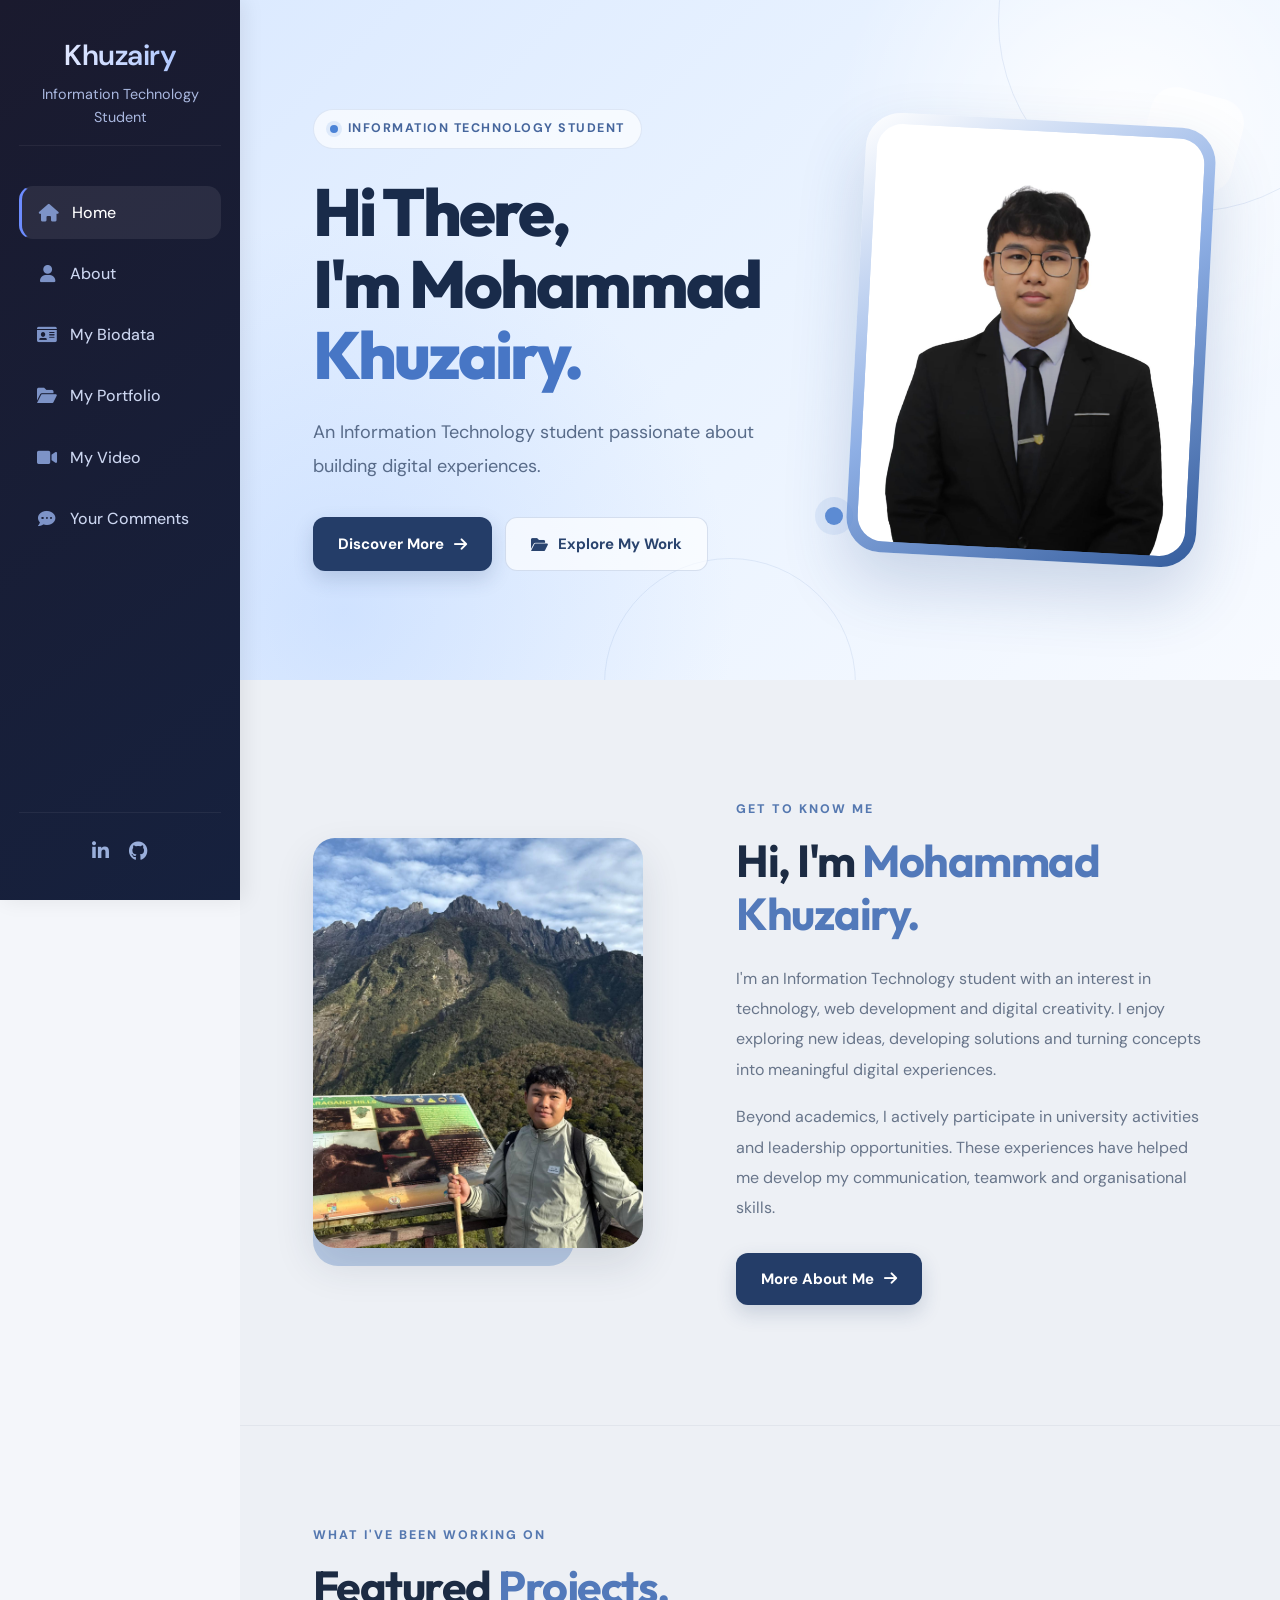
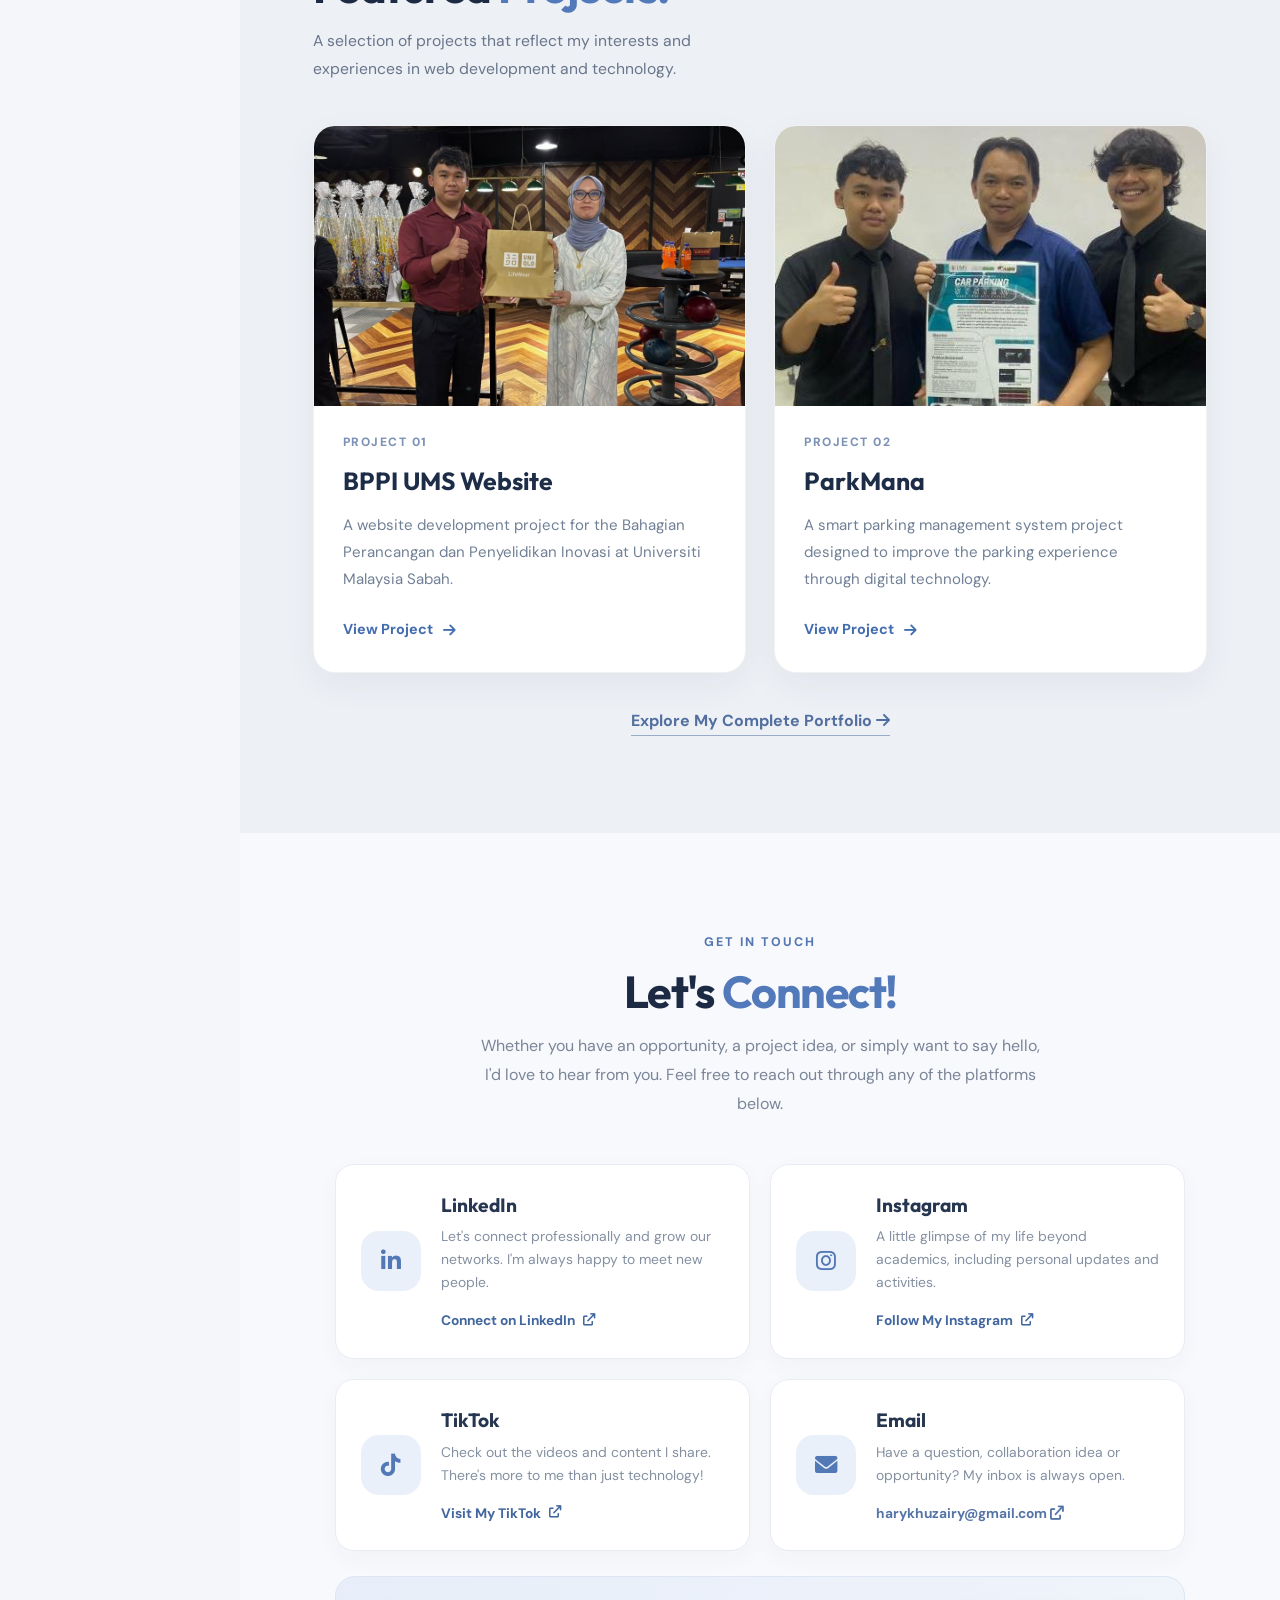
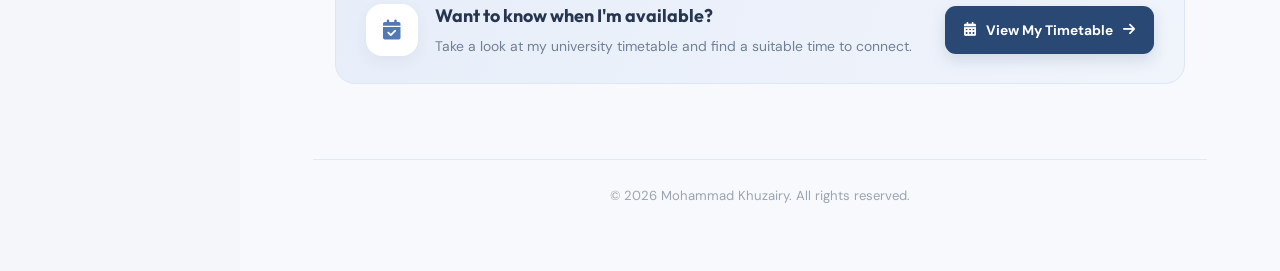
<file: index.html>
<!DOCTYPE html>
<html lang="en">
<head>
    <meta charset="UTF-8">
    <meta name="viewport" content="width=device-width, initial-scale=1.0">
    <title>Khuzairy | Personal Portfolio</title>

    <!-- Google Fonts -->
    <link rel="preconnect" href="https://fonts.googleapis.com">
    <link rel="preconnect" href="https://fonts.gstatic.com" crossorigin>
    <link href="https://fonts.googleapis.com/css2?family=DM+Sans:wght@400;500;600;700;800&family=Outfit:wght@400;500;600;700;800&display=swap" rel="stylesheet">

    <!-- Font Awesome -->
    <link rel="stylesheet" href="https://cdnjs.cloudflare.com/ajax/libs/font-awesome/6.0.0-beta3/css/all.min.css">

    <style>
        * {
            margin: 0;
            padding: 0;
            box-sizing: border-box;
        }

        html {
            scroll-behavior: smooth;
        }

        body {
            font-family: 'DM Sans', sans-serif;
            background: #f4f6fa;
            color: #1e293b;
            line-height: 1.6;
            overflow-x: hidden;
        }

        /* =========================================
           ORIGINAL NAVY BLUE SIDEBAR
        ========================================= */

        .sidebar {
            width: 240px;
            height: 100vh;
            background: linear-gradient(145deg, #1a1a2e, #16213e);
            color: #f0f0f5;
            padding: 2rem 1.2rem;
            position: fixed;
            top: 0;
            left: 0;
            display: flex;
            flex-direction: column;
            align-items: center;
            text-align: center;
            box-shadow: 4px 0 20px rgba(0, 0, 0, 0.08);
            z-index: 10;
            overflow-y: auto;
            transition: all 0.2s;
        }

        .sidebar h2 {
            font-size: 1.8rem;
            font-weight: 600;
            letter-spacing: -0.5px;
            margin-bottom: 0.3rem;
            background: linear-gradient(to right, #e0e7ff, #b1c9ff);
            -webkit-background-clip: text;
            background-clip: text;
            color: transparent;
        }

        .sidebar .title-tag {
            color: #aab8e0;
            font-size: 0.9rem;
            font-weight: 400;
            margin-bottom: 2rem;
            border-bottom: 1px solid rgba(255, 255, 255, 0.06);
            padding-bottom: 1rem;
            width: 100%;
        }

        .sidebar-nav {
            width: 100%;
            display: flex;
            flex-direction: column;
            gap: 0.5rem;
            margin-top: 0.5rem;
        }

        .sidebar-nav a {
            display: flex;
            align-items: center;
            gap: 12px;
            color: #ccd6f0;
            text-decoration: none;
            padding: 0.8rem 1rem;
            border-radius: 14px;
            font-weight: 450;
            transition: all 0.2s ease;
            background: transparent;
            border: 1px solid transparent;
        }

        .sidebar-nav a i {
            width: 22px;
            font-size: 1.1rem;
            color: #7d93c7;
            transition: 0.2s;
        }

        .sidebar-nav a:hover {
            background: rgba(255, 255, 255, 0.07);
            color: white;
            border-color: rgba(255, 255, 255, 0.05);
            transform: translateX(4px);
        }

        .sidebar-nav a:hover i {
            color: #b7cdff;
        }

        .sidebar-nav a.active {
            background: rgba(255, 255, 255, 0.08);
            color: white;
            border-left: 3px solid #6d8cff;
        }

        .sidebar .social-links {
            margin-top: auto;
            padding-top: 1.5rem;
            display: flex;
            gap: 1.2rem;
            font-size: 1.2rem;
            color: #859bc9;
            border-top: 1px solid rgba(255, 255, 255, 0.06);
            width: 100%;
            justify-content: center;
        }

        .sidebar .social-links a {
            color: #9aafdb;
            transition: 0.2s;
        }

        .sidebar .social-links a:hover {
            color: white;
            transform: scale(1.1);
        }

        /* =========================================
           MAIN CONTENT
        ========================================= */

        .main-content {
            margin-left: 240px;
            width: calc(100% - 240px);
            min-height: 100vh;
        }

        section {
            width: 100%;
            position: relative;
        }

        .section-container {
            width: 100%;
            max-width: 1150px;
            margin: 0 auto;
        }

        /* =========================================
           HERO SECTION - MODERN & CREATIVE
        ========================================= */

        .hero-section {
            min-height: 680px;
            padding: 90px 7%;
            display: flex;
            align-items: center;
            overflow: hidden;
            background:
                radial-gradient(circle at 85% 20%, rgba(255,255,255,0.9), transparent 28%),
                radial-gradient(circle at 10% 90%, rgba(151,190,255,0.3), transparent 35%),
                linear-gradient(135deg, #dceaff 0%, #eaf3ff 48%, #f7faff 100%);
        }

        .hero-section::before {
            content: "";
            position: absolute;
            width: 380px;
            height: 380px;
            border: 1px solid rgba(87, 124, 190, 0.13);
            border-radius: 50%;
            top: -170px;
            right: -100px;
        }

        .hero-section::after {
            content: "";
            position: absolute;
            width: 250px;
            height: 250px;
            border: 1px solid rgba(87, 124, 190, 0.12);
            border-radius: 50%;
            bottom: -130px;
            left: 35%;
        }

        .hero-container {
            width: 100%;
            max-width: 1150px;
            margin: auto;
            display: grid;
            grid-template-columns: 1.15fr 0.85fr;
            align-items: center;
            gap: 65px;
            position: relative;
            z-index: 1;
        }

        .hero-text {
            animation: fadeInUp 0.9s ease forwards;
        }

        .hero-label {
            display: inline-flex;
            align-items: center;
            gap: 10px;
            padding: 9px 16px;
            border-radius: 50px;
            background: rgba(255,255,255,0.65);
            border: 1px solid rgba(93, 128, 190, 0.16);
            color: #46669d;
            font-size: 0.78rem;
            font-weight: 700;
            letter-spacing: 1.5px;
            text-transform: uppercase;
            margin-bottom: 27px;
        }

        .hero-label span {
            width: 8px;
            height: 8px;
            border-radius: 50%;
            background: #4b83d6;
            box-shadow: 0 0 0 4px rgba(75,131,214,0.13);
        }

        .hero-text h1 {
            font-family: 'Outfit', sans-serif;
            font-size: clamp(3rem, 5.2vw, 4.7rem);
            font-weight: 800;
            letter-spacing: -2.8px;
            line-height: 1.08;
            color: #192b4a;
            margin-bottom: 25px;
        }

        .hero-text h1 .highlight {
            display: inline-block;
            color: #4776c5;
            position: relative;
        }

        .hero-description {
            font-size: 1.13rem;
            line-height: 1.85;
            color: #586b89;
            max-width: 540px;
            margin-bottom: 34px;
        }

        .hero-buttons {
            display: flex;
            flex-wrap: wrap;
            gap: 13px;
        }

        .btn {
            display: inline-flex;
            align-items: center;
            justify-content: center;
            gap: 10px;
            padding: 14px 25px;
            border-radius: 12px;
            font-size: 0.94rem;
            font-weight: 700;
            text-decoration: none;
            transition: all 0.3s ease;
        }

        .btn-primary {
            background: #243d68;
            color: white;
            box-shadow: 0 8px 20px rgba(36,61,104,0.18);
        }

        .btn-primary:hover {
            background: #34558b;
            transform: translateY(-4px);
            box-shadow: 0 13px 25px rgba(36,61,104,0.22);
        }

        .btn-secondary {
            color: #29436e;
            background: rgba(255,255,255,0.65);
            border: 1px solid rgba(76,111,168,0.2);
        }

        .btn-secondary:hover {
            background: white;
            transform: translateY(-4px);
            border-color: #7598d2;
        }

        /* Hero Image */

        .hero-image {
            display: flex;
            justify-content: center;
            align-items: center;
            position: relative;
            animation: fadeIn 1.1s ease forwards;
        }

        .hero-image-frame {
            width: 350px;
            height: 440px;
            padding: 11px;
            border-radius: 35px;
            background: linear-gradient(145deg, #ffffff, #8eafe5, #355d9d);
            box-shadow: 0 30px 65px rgba(40,76,135,0.2);
            transform: rotate(3deg);
            transition: 0.4s ease;
            position: relative;
        }

        .hero-image-frame:hover {
            transform: rotate(0deg) translateY(-8px);
        }

        .hero-image-frame img {
            width: 100%;
            height: 100%;
            object-fit: cover;
            object-position: center;
            border-radius: 26px;
            display: block;
            background: #dce8fa;
        }

        .hero-image-decoration {
            position: absolute;
            width: 95px;
            height: 95px;
            border-radius: 25px;
            background: rgba(255,255,255,0.65);
            backdrop-filter: blur(8px);
            top: -28px;
            right: -32px;
            transform: rotate(15deg);
            z-index: -1;
        }

        .hero-image-dot {
            position: absolute;
            width: 18px;
            height: 18px;
            background: #5c8bd3;
            border-radius: 50%;
            bottom: 35px;
            left: -30px;
            box-shadow: 0 0 0 10px rgba(92,139,211,0.12);
        }

        /* =========================================
           ABOUT ME PREVIEW
        ========================================= */

        .about-section {
            padding: 105px 7%;
            background: #edf0f5;
        }

        .about-container {
            max-width: 1080px;
            margin: auto;
            display: grid;
            grid-template-columns: 0.85fr 1.15fr;
            align-items: center;
            gap: 75px;
        }

        .about-image-wrapper {
            position: relative;
            padding: 0 18px 18px 0;
        }

        .about-image-wrapper::before {
            content: "";
            position: absolute;
            width: 75%;
            height: 85%;
            bottom: 0;
            left: 0;
            border-radius: 25px;
            background: #b9cbe5;
        }

        .about-image {
            position: relative;
            width: 100%;
            height: 410px;
            border-radius: 22px;
            overflow: hidden;
            background: #d9e1ed;
            box-shadow: 0 18px 40px rgba(35,51,78,0.12);
        }

        .about-image img {
            width: 100%;
            height: 100%;
            display: block;
            object-fit: cover;
            object-position: center;
        }

        .about-text {
            padding: 15px 0;
        }

        .section-label {
            color: #5578b0;
            font-size: 0.78rem;
            font-weight: 800;
            letter-spacing: 2px;
            text-transform: uppercase;
            margin-bottom: 15px;
        }

        .section-heading {
            font-family: 'Outfit', sans-serif;
            font-size: clamp(2.1rem, 3.5vw, 3.2rem);
            line-height: 1.18;
            letter-spacing: -1.5px;
            color: #1c2b43;
            margin-bottom: 23px;
        }

        .section-heading span {
            color: #5279ba;
        }

        .about-text p {
            color: #68758a;
            font-size: 1rem;
            line-height: 1.9;
            margin-bottom: 17px;
        }

        .about-text .btn {
            margin-top: 12px;
        }

        /* =========================================
           FEATURED PROJECTS
        ========================================= */

        .projects-section {
            padding: 100px 7%;
            background: #edf0f5;
            border-top: 1px solid rgba(40,60,90,0.06);
        }

        .projects-header {
            max-width: 1080px;
            margin: 0 auto 42px;
            display: flex;
            align-items: end;
            justify-content: space-between;
            gap: 25px;
        }

        .projects-header .section-heading {
            margin-bottom: 0;
        }

        .projects-subtitle {
            max-width: 440px;
            color: #68758a;
            font-size: 0.98rem;
            line-height: 1.8;
            margin-top: 13px;
        }

        .projects-grid {
            max-width: 1080px;
            margin: auto;
            display: grid;
            grid-template-columns: repeat(2, 1fr);
            gap: 28px;
        }

        .project-card {
            background: #ffffff;
            border-radius: 22px;
            overflow: hidden;
            border: 1px solid rgba(40,60,90,0.07);
            box-shadow: 0 12px 35px rgba(32,49,75,0.055);
            transition: all 0.35s ease;
        }

        .project-card:hover {
            transform: translateY(-8px);
            box-shadow: 0 22px 45px rgba(32,49,75,0.12);
        }

        .project-image {
            height: 280px;
            overflow: hidden;
            position: relative;
            background: #dce4f0;
        }

        .project-image img {
            width: 100%;
            height: 100%;
            display: block;
            object-fit: cover;
            object-position: center;
            transition: transform 0.6s ease;
        }

        .project-card:hover .project-image img {
            transform: scale(1.05);
        }

        .project-content {
            padding: 27px 29px 30px;
        }

        .project-number {
            color: #7b91b5;
            font-size: 0.75rem;
            font-weight: 800;
            letter-spacing: 1.5px;
            margin-bottom: 9px;
        }

        .project-content h3 {
            font-family: 'Outfit', sans-serif;
            font-size: 1.55rem;
            color: #1d2d47;
            margin-bottom: 11px;
        }

        .project-content p {
            color: #718096;
            font-size: 0.94rem;
            line-height: 1.8;
            margin-bottom: 23px;
        }

        .project-link {
            display: inline-flex;
            align-items: center;
            gap: 10px;
            color: #426cae;
            font-size: 0.9rem;
            font-weight: 700;
            text-decoration: none;
            transition: gap 0.25s ease;
        }

        .project-link:hover {
            gap: 16px;
            color: #244b87;
        }

        .projects-footer {
            max-width: 1080px;
            margin: 35px auto 0;
            text-align: center;
        }

        .projects-footer a {
            color: #526f9f;
            font-weight: 700;
            text-decoration: none;
            border-bottom: 1px solid #9aabc7;
            padding-bottom: 4px;
            transition: 0.2s;
        }

        .projects-footer a:hover {
            color: #243d68;
            border-color: #243d68;
        }

        /* =========================================
           CONTACT SECTION - FRIENDLIER REDESIGN
        ========================================= */

        .contact-section {
            padding: 100px 7% 65px;
            background: #f8f9fc;
        }

        .contact-container {
            max-width: 1080px;
            margin: auto;
        }

        .contact-heading {
            text-align: center;
            margin-bottom: 45px;
        }

        .contact-heading .section-heading {
            margin-bottom: 13px;
        }

        .contact-heading p {
            color: #7a8598;
            font-size: 1rem;
            max-width: 570px;
            margin: 0 auto;
            line-height: 1.8;
        }

        .contact-heading .section-label {
            margin-bottom: 13px;
        }

        /* Two-column contact grid */

        .contact-grid {
            display: grid;
            grid-template-columns: repeat(2, minmax(0, 1fr));
            gap: 20px;
            max-width: 850px;
            margin: 0 auto;
        }

        .contact-card {
            position: relative;
            display: flex;
            align-items: center;
            gap: 20px;
            min-width: 0;
            background: #ffffff;
            border: 1px solid #e9edf3;
            border-radius: 19px;
            padding: 25px;
            text-align: left;
            box-shadow: 0 8px 25px rgba(32,49,75,0.035);
            transition: all 0.3s ease;
            overflow: hidden;
        }

        .contact-card::before {
            content: "";
            position: absolute;
            left: 0;
            top: 18px;
            bottom: 18px;
            width: 3px;
            border-radius: 0 5px 5px 0;
            background: #8ba9dc;
            opacity: 0;
            transition: opacity 0.3s ease;
        }

        .contact-card:hover {
            transform: translateY(-5px);
            border-color: #d9e3f2;
            box-shadow: 0 16px 35px rgba(32,49,75,0.09);
        }

        .contact-card:hover::before {
            opacity: 1;
        }

        .contact-icon {
            flex: 0 0 60px;
            width: 60px;
            height: 60px;
            display: flex;
            align-items: center;
            justify-content: center;
            border-radius: 18px;
            background: #eaf0fa;
            color: #5278b5;
            font-size: 1.4rem;
            transition: all 0.3s ease;
        }

        .contact-card:hover .contact-icon {
            background: #dfe9f8;
            transform: scale(1.06) rotate(-4deg);
        }

        .contact-card-content {
            flex: 1;
            min-width: 0;
        }

        .contact-card h3 {
            color: #263650;
            font-family: 'Outfit', sans-serif;
            font-size: 1.2rem;
            margin-bottom: 5px;
        }

        .contact-card p {
            color: #8490a1;
            font-size: 0.87rem;
            line-height: 1.65;
            margin-bottom: 13px;
        }

        .contact-action {
            display: inline-flex;
            align-items: center;
            gap: 8px;
            color: #42679f;
            font-size: 0.86rem;
            font-weight: 700;
            text-decoration: none;
            transition: all 0.25s ease;
        }

        .contact-action i {
            font-size: 0.78rem;
            transition: transform 0.25s ease;
        }

        .contact-action:hover {
            color: #243d68;
        }

        .contact-action:hover i {
            transform: translate(3px, -2px);
        }

        .contact-email {
            display: inline-block;
            color: #5575a7;
            font-weight: 700;
            text-decoration: none;
            font-size: 0.86rem;
            overflow-wrap: anywhere;
            transition: color 0.2s ease;
        }

        .contact-email:hover {
            color: #243d68;
            text-decoration: underline;
        }

        /* Instagram hover */

        .instagram-card:hover .contact-icon {
            background: #fceaf2;
            color: #d62976;
        }

        .instagram-action:hover {
            color: #d62976;
        }

        /* TikTok hover */

        .tiktok-card:hover .contact-icon {
            background: #e9f7f8;
            color: #111111;
        }

        .tiktok-action:hover {
            color: #111111;
        }

        /* Email hover */

        .email-card:hover .contact-icon {
            background: #e7effc;
            color: #345f9e;
        }

        /* Availability banner */

        .availability-banner {
            max-width: 850px;
            margin: 25px auto 0;
            padding: 25px 30px;
            background: linear-gradient(110deg, #e7eef9, #f0f4fb);
            border: 1px solid #dce6f4;
            border-radius: 20px;
            display: flex;
            align-items: center;
            justify-content: space-between;
            gap: 25px;
            transition: all 0.3s ease;
        }

        .availability-banner:hover {
            border-color: #bfd0e9;
            box-shadow: 0 12px 28px rgba(48,76,119,0.07);
            transform: translateY(-3px);
        }

        .availability-content {
            display: flex;
            align-items: center;
            gap: 17px;
            min-width: 0;
        }

        .availability-icon {
            flex: 0 0 52px;
            width: 52px;
            height: 52px;
            display: flex;
            align-items: center;
            justify-content: center;
            border-radius: 16px;
            background: #ffffff;
            color: #5278b5;
            font-size: 1.25rem;
            box-shadow: 0 5px 15px rgba(32,49,75,0.06);
        }

        .availability-text h3 {
            font-family: 'Outfit', sans-serif;
            color: #263650;
            font-size: 1.12rem;
            margin-bottom: 4px;
        }

        .availability-text p {
            color: #718096;
            font-size: 0.87rem;
            line-height: 1.65;
        }

        .availability-button {
            flex-shrink: 0;
            display: inline-flex;
            align-items: center;
            justify-content: center;
            gap: 10px;
            padding: 13px 19px;
            background: #294873;
            color: #ffffff;
            border-radius: 11px;
            font-size: 0.86rem;
            font-weight: 700;
            text-decoration: none;
            box-shadow: 0 6px 15px rgba(41,72,115,0.15);
            transition: all 0.3s ease;
        }

        .availability-button:hover {
            background: #3b5e91;
            transform: translateY(-3px);
            box-shadow: 0 10px 22px rgba(41,72,115,0.2);
        }

        .availability-button i {
            transition: transform 0.25s ease;
        }

        .availability-button:hover i {
            transform: translateX(4px);
        }

        /* Footer */

        .footer {
            max-width: 1080px;
            margin: 75px auto 0;
            padding-top: 25px;
            border-top: 1px solid #e5e9f0;
            display: flex;
            justify-content: center;
            align-items: center;
            gap: 15px;
            color: #9aa4b3;
            font-size: 0.82rem;
            text-align: center;
        }

        /* =========================================
           ANIMATIONS
        ========================================= */

        @keyframes fadeInUp {
            from {
                opacity: 0;
                transform: translateY(30px);
            }
            to {
                opacity: 1;
                transform: translateY(0);
            }
        }

        @keyframes fadeIn {
            from {
                opacity: 0;
                transform: translateY(20px);
            }
            to {
                opacity: 1;
                transform: translateY(0);
            }
        }

        /* Scroll reveal */

        .reveal {
            opacity: 0;
            transform: translateY(35px);
            transition: opacity 0.8s ease, transform 0.8s ease;
        }

        .reveal.visible {
            opacity: 1;
            transform: translateY(0);
        }

        /* =========================================
           MOBILE MENU
        ========================================= */

        .menu-toggle {
            display: none;
            position: fixed;
            top: 18px;
            right: 18px;
            z-index: 20;
            background: #1a1a2e;
            color: white;
            border: none;
            width: 44px;
            height: 44px;
            border-radius: 12px;
            font-size: 1.2rem;
            cursor: pointer;
        }

        /* =========================================
           RESPONSIVE DESIGN
        ========================================= */

        @media (max-width: 1100px) {
            .hero-container {
                gap: 35px;
            }

            .hero-image-frame {
                width: 300px;
                height: 390px;
            }

            .hero-text h1 {
                font-size: 3.5rem;
            }

            .about-container {
                gap: 45px;
            }
        }

        @media (max-width: 900px) {
            .hero-section {
                padding: 90px 5%;
            }

            .hero-container {
                grid-template-columns: 1fr 0.8fr;
                gap: 25px;
            }

            .hero-text h1 {
                font-size: 3rem;
            }

            .hero-image-frame {
                width: 260px;
                height: 350px;
            }

            .about-section,
            .projects-section,
            .contact-section {
                padding-left: 5%;
                padding-right: 5%;
            }

            .about-image {
                height: 350px;
            }

            .project-image {
                height: 230px;
            }
        }

        @media (max-width: 768px) {
            .menu-toggle {
                display: block;
            }

            .sidebar {
                transform: translateX(-100%);
                transition: transform 0.3s ease;
            }

            .sidebar.open {
                transform: translateX(0);
            }

            .main-content {
                margin-left: 0;
                width: 100%;
            }

            .hero-section {
                min-height: auto;
                padding: 105px 25px 75px;
            }

            .hero-container {
                grid-template-columns: 1fr;
                text-align: center;
                gap: 45px;
            }

            .hero-text {
                order: 2;
            }

            .hero-image {
                order: 1;
            }

            .hero-image-frame {
                width: 270px;
                height: 340px;
            }

            .hero-text h1 {
                font-size: clamp(2.8rem, 9vw, 4rem);
                letter-spacing: -2px;
            }

            .hero-description {
                margin-left: auto;
                margin-right: auto;
                font-size: 1rem;
            }

            .hero-buttons {
                justify-content: center;
            }

            .about-section,
            .projects-section,
            .contact-section {
                padding: 75px 25px;
            }

            .about-container {
                grid-template-columns: 1fr;
                gap: 40px;
            }

            .about-image-wrapper {
                max-width: 430px;
                width: 100%;
                margin: auto;
            }

            .about-image {
                height: 390px;
            }

            .about-text {
                text-align: center;
            }

            .projects-header {
                display: block;
                text-align: center;
            }

            .projects-subtitle {
                margin-left: auto;
                margin-right: auto;
            }

            .projects-grid {
                grid-template-columns: 1fr;
                max-width: 540px;
            }

            .project-image {
                height: 280px;
            }

            .contact-grid {
                grid-template-columns: 1fr;
                max-width: 540px;
            }

            .availability-banner {
                max-width: 540px;
            }

            .footer {
                flex-direction: column;
                text-align: center;
            }
        }

        @media (max-width: 480px) {
            .hero-text h1 {
                font-size: 2.6rem;
            }

            .hero-image-frame {
                width: 235px;
                height: 300px;
            }

            .hero-label {
                font-size: 0.68rem;
            }

            .hero-buttons {
                flex-direction: column;
                align-items: stretch;
            }

            .btn {
                width: 100%;
            }

            .about-image {
                height: 320px;
            }

            .section-heading {
                font-size: 2.2rem;
            }

            .project-image {
                height: 220px;
            }

            .project-content {
                padding: 23px;
            }

            .contact-section {
                padding-left: 18px;
                padding-right: 18px;
            }

            .contact-heading {
                margin-bottom: 32px;
            }

            .contact-card {
                padding: 21px 18px;
                gap: 15px;
            }

            .contact-icon {
                flex-basis: 52px;
                width: 52px;
                height: 52px;
                font-size: 1.2rem;
                border-radius: 15px;
            }

            .contact-card h3 {
                font-size: 1.1rem;
            }

            .contact-card p {
                font-size: 0.83rem;
            }

            .availability-banner {
                flex-direction: column;
                align-items: stretch;
                padding: 22px 19px;
                gap: 18px;
            }

            .availability-content {
                align-items: flex-start;
                gap: 13px;
            }

            .availability-icon {
                flex-basis: 45px;
                width: 45px;
                height: 45px;
                font-size: 1.1rem;
            }

            .availability-text h3 {
                font-size: 1.05rem;
            }

            .availability-button {
                width: 100%;
            }
        }
    </style>
</head>

<body>

    <!-- Mobile Menu Button -->
    <button class="menu-toggle" id="menuToggle" aria-label="Toggle navigation">
        <i class="fas fa-bars"></i>
    </button>

    <!-- ORIGINAL BLUE SIDEBAR -->
    <aside class="sidebar" id="sidebar">

        <h2>Khuzairy</h2>
        <div class="title-tag">Information Technology Student</div>

        <nav class="sidebar-nav">

            <a href="index.html" class="active">
                <i class="fas fa-home"></i>
                <span>Home</span>
            </a>

            <a href="about.html">
                <i class="fas fa-user"></i>
                <span>About</span>
            </a>

            <a href="biodata.html">
                <i class="fas fa-id-card"></i>
                <span>My Biodata</span>
            </a>

            <a href="portfolio.html">
                <i class="fas fa-folder-open"></i>
                <span>My Portfolio</span>
            </a>

            <a href="video.html">
                <i class="fas fa-video"></i>
                <span>My Video</span>
            </a>

            <a href="comments.html">
                <i class="fas fa-comment-dots"></i>
                <span>Your Comments</span>
            </a>

        </nav>

        <div class="social-links">

            <a href="https://www.linkedin.com/in/mohdkhuzairy"
               target="_blank"
               rel="noopener noreferrer"
               aria-label="LinkedIn">
                <i class="fab fa-linkedin-in"></i>
            </a>

            <a href="https://github.com/MohdKhuzairyy"
               target="_blank"
               rel="noopener noreferrer"
               aria-label="GitHub">
                <i class="fab fa-github"></i>
            </a>

        </div>

    </aside>


    <!-- MAIN CONTENT -->
    <main class="main-content">

        <!-- HERO SECTION -->

        <section class="hero-section" id="home">

            <div class="hero-container">

                <div class="hero-text">

                    <div class="hero-label">
                        <span></span>
                        INFORMATION TECHNOLOGY STUDENT
                    </div>

                    <h1>
                        Hi There,<br>
                        I'm Mohammad<br>
                        <span class="highlight">Khuzairy.</span>
                    </h1>

                    <p class="hero-description">
                        An Information Technology student passionate about
                        building digital experiences.
                    </p>

                    <div class="hero-buttons">

                        <a href="about.html" class="btn btn-primary">
                            Discover More
                            <i class="fas fa-arrow-right"></i>
                        </a>

                        <a href="#projects" class="btn btn-secondary">
                            <i class="fas fa-folder-open"></i>
                            Explore My Work
                        </a>

                    </div>

                </div>

                <!-- Hero Profile Picture -->
                <div class="hero-image">

                    <div class="hero-image-decoration"></div>

                    <div class="hero-image-frame">

                        <img src="assets/images/profile.jpg"
                             alt="Mohammad Khuzairy">

                    </div>

                    <div class="hero-image-dot"></div>

                </div>

            </div>

        </section>


        <!-- ABOUT ME PREVIEW -->

        <section class="about-section" id="about">

            <div class="about-container reveal">

                <div class="about-image-wrapper">

                    <div class="about-image">

                        <img src="assets/images/about-me.jpeg"
                             alt="Mohammad Khuzairy">

                    </div>

                </div>

                <div class="about-text">

                    <div class="section-label">
                        GET TO KNOW ME
                    </div>

                    <h2 class="section-heading">
                        Hi, I'm <span>Mohammad Khuzairy.</span>
                    </h2>

                    <p>
                        I'm an Information Technology student with an interest
                        in technology, web development and digital creativity.
                        I enjoy exploring new ideas, developing solutions
                        and turning concepts into meaningful digital experiences.
                    </p>

                    <p>
                        Beyond academics, I actively participate in university
                        activities and leadership opportunities. These
                        experiences have helped me develop my communication,
                        teamwork and organisational skills.
                    </p>

                    <a href="about.html" class="btn btn-primary">
                        More About Me
                        <i class="fas fa-arrow-right"></i>
                    </a>

                </div>

            </div>

        </section>


        <!-- FEATURED PROJECTS -->

        <section class="projects-section" id="projects">

            <div class="section-container">

                <div class="projects-header reveal">

                    <div>

                        <div class="section-label">
                            WHAT I'VE BEEN WORKING ON
                        </div>

                        <h2 class="section-heading">
                            Featured <span>Projects.</span>
                        </h2>

                        <p class="projects-subtitle">
                            A selection of projects that reflect my interests
                            and experiences in web development and technology.
                        </p>

                    </div>

                </div>


                <div class="projects-grid">

                    <!-- BPPI UMS Website -->
                    <article class="project-card reveal">

                        <div class="project-image">

                            <img src="assets/images/portfolio/bppi-director.jpeg"
                                 alt="BPPI UMS Website Project">

                        </div>

                        <div class="project-content">

                            <div class="project-number">
                                PROJECT 01
                            </div>

                            <h3>BPPI UMS Website</h3>

                            <p>
                                A website development project for the
                                Bahagian Perancangan dan Penyelidikan Inovasi
                                at Universiti Malaysia Sabah.
                            </p>

                            <a href="BPPI.html" class="project-link">
                                View Project
                                <i class="fas fa-arrow-right"></i>
                            </a>

                        </div>

                    </article>


                    <!-- ParkMana -->
                    <article class="project-card reveal">

                        <div class="project-image">

                            <img src="assets/images/portfolio/parkmana-supervisor.jpg"
                                 alt="ParkMana Project">

                        </div>

                        <div class="project-content">

                            <div class="project-number">
                                PROJECT 02
                            </div>

                            <h3>ParkMana</h3>

                            <p>
                                A smart parking management system project
                                designed to improve the parking experience
                                through digital technology.
                            </p>

                            <a href="projects/parkmana.html" class="project-link">
                                View Project
                                <i class="fas fa-arrow-right"></i>
                            </a>

                        </div>

                    </article>

                </div>


                <div class="projects-footer reveal">

                    <a href="portfolio.html">
                        Explore My Complete Portfolio
                        <i class="fas fa-arrow-right"></i>
                    </a>

                </div>

            </div>

        </section>


        <!-- CONTACT ME - REDESIGNED -->

        <section class="contact-section" id="contact">

            <div class="contact-container">

                <div class="contact-heading reveal">

                    <div class="section-label">
                        GET IN TOUCH
                    </div>

                    <h2 class="section-heading">
                        Let's <span>Connect!</span>
                    </h2>

                    <p>
                        Whether you have an opportunity, a project idea,
                        or simply want to say hello, I'd love to hear from you.
                        Feel free to reach out through any of the platforms below.
                    </p>

                </div>


                <!-- CONTACT CARDS -->

                <div class="contact-grid">

                    <!-- LinkedIn -->
                    <div class="contact-card reveal">

                        <div class="contact-icon">
                            <i class="fab fa-linkedin-in"></i>
                        </div>

                        <div class="contact-card-content">

                            <h3>LinkedIn</h3>

                            <p>
                                Let's connect professionally and grow our
                                networks. I'm always happy to meet new people.
                            </p>

                            <a href="https://www.linkedin.com/in/mohdkhuzairy"
                               target="_blank"
                               rel="noopener noreferrer"
                               class="contact-action">

                                Connect on LinkedIn
                                <i class="fas fa-arrow-up-right-from-square"></i>

                            </a>

                        </div>

                    </div>


                    <!-- Instagram -->
                    <div class="contact-card instagram-card reveal">

                        <div class="contact-icon">
                            <i class="fab fa-instagram"></i>
                        </div>

                        <div class="contact-card-content">

                            <h3>Instagram</h3>

                            <p>
                                A little glimpse of my life beyond academics,
                                including personal updates and activities.
                            </p>

                            <a href="https://www.instagram.com/mhd._khuz?evlk=MW5wZWFyYW4zZjE4bw%3D%3D&utm_source=qr"
                               target="_blank"
                               rel="noopener noreferrer"
                               class="contact-action instagram-action">

                                Follow My Instagram
                                <i class="fas fa-arrow-up-right-from-square"></i>

                            </a>

                        </div>

                    </div>


                    <!-- TikTok -->
                    <div class="contact-card tiktok-card reveal">

                        <div class="contact-icon">
                            <i class="fab fa-tiktok"></i>
                        </div>

                        <div class="contact-card-content">

                            <h3>TikTok</h3>

                            <p>
                                Check out the videos and content I share.
                                There's more to me than just technology!
                            </p>

                            <a href="https://www.tiktok.com/@harrybahnie"
                               target="_blank"
                               rel="noopener noreferrer"
                               class="contact-action tiktok-action">

                                Visit My TikTok
                                <i class="fas fa-arrow-up-right-from-square"></i>

                            </a>

                        </div>

                    </div>


                    <!-- Email -->
                    <div class="contact-card email-card reveal">

                        <div class="contact-icon">
                            <i class="fas fa-envelope"></i>
                        </div>

                        <div class="contact-card-content">

                            <h3>Email</h3>

                            <p>
                                Have a question, collaboration idea or opportunity?
                                My inbox is always open.
                            </p>

                            <a href="mailto:harykhuzairy@gmail.com"
                               class="contact-email">

                                harykhuzairy@gmail.com
                                <i class="fas fa-arrow-up-right-from-square"></i>

                            </a>

                        </div>

                    </div>

                </div>


                <!-- SEPARATE TIMETABLE BANNER -->

                <div class="availability-banner reveal">

                    <div class="availability-content">

                        <div class="availability-icon">
                            <i class="fas fa-calendar-check"></i>
                        </div>

                        <div class="availability-text">

                            <h3>Want to know when I'm available?</h3>

                            <p>
                                Take a look at my university timetable
                                and find a suitable time to connect.
                            </p>

                        </div>

                    </div>

                    <a href="biodata.html#timetable"
                       class="availability-button">

                        <i class="fas fa-calendar-days"></i>
                        View My Timetable
                        <i class="fas fa-arrow-right"></i>

                    </a>

                </div>


                <!-- Footer -->
                <footer class="footer">

                    <p>
                        &copy; <span id="currentYear"></span>
                        Mohammad Khuzairy. All rights reserved.
                    </p>

                </footer>

            </div>

        </section>

    </main>


    <!-- JAVASCRIPT -->

    <script>

        // Mobile Sidebar Toggle

        const menuToggle = document.getElementById("menuToggle");
        const sidebar = document.getElementById("sidebar");

        menuToggle.addEventListener("click", function () {

            sidebar.classList.toggle("open");

            const icon = menuToggle.querySelector("i");

            if (sidebar.classList.contains("open")) {
                icon.classList.remove("fa-bars");
                icon.classList.add("fa-times");
            } else {
                icon.classList.remove("fa-times");
                icon.classList.add("fa-bars");
            }

        });


        // Close Sidebar After Clicking Navigation Link

        document.querySelectorAll(".sidebar-nav a").forEach(link => {

            link.addEventListener("click", function () {

                sidebar.classList.remove("open");

                const icon = menuToggle.querySelector("i");

                icon.classList.remove("fa-times");
                icon.classList.add("fa-bars");

            });

        });


        // Automatic Copyright Year

        document.getElementById("currentYear").textContent =
            new Date().getFullYear();


        // Scroll Reveal Animation

        const revealElements = document.querySelectorAll(".reveal");

        const revealObserver = new IntersectionObserver((entries, observer) => {

            entries.forEach(entry => {

                if (entry.isIntersecting) {

                    entry.target.classList.add("visible");
                    observer.unobserve(entry.target);

                }

            });

        }, {
            threshold: 0.12
        });

        revealElements.forEach(element => {
            revealObserver.observe(element);
        });

    </script>

</body>
</html>
</file>
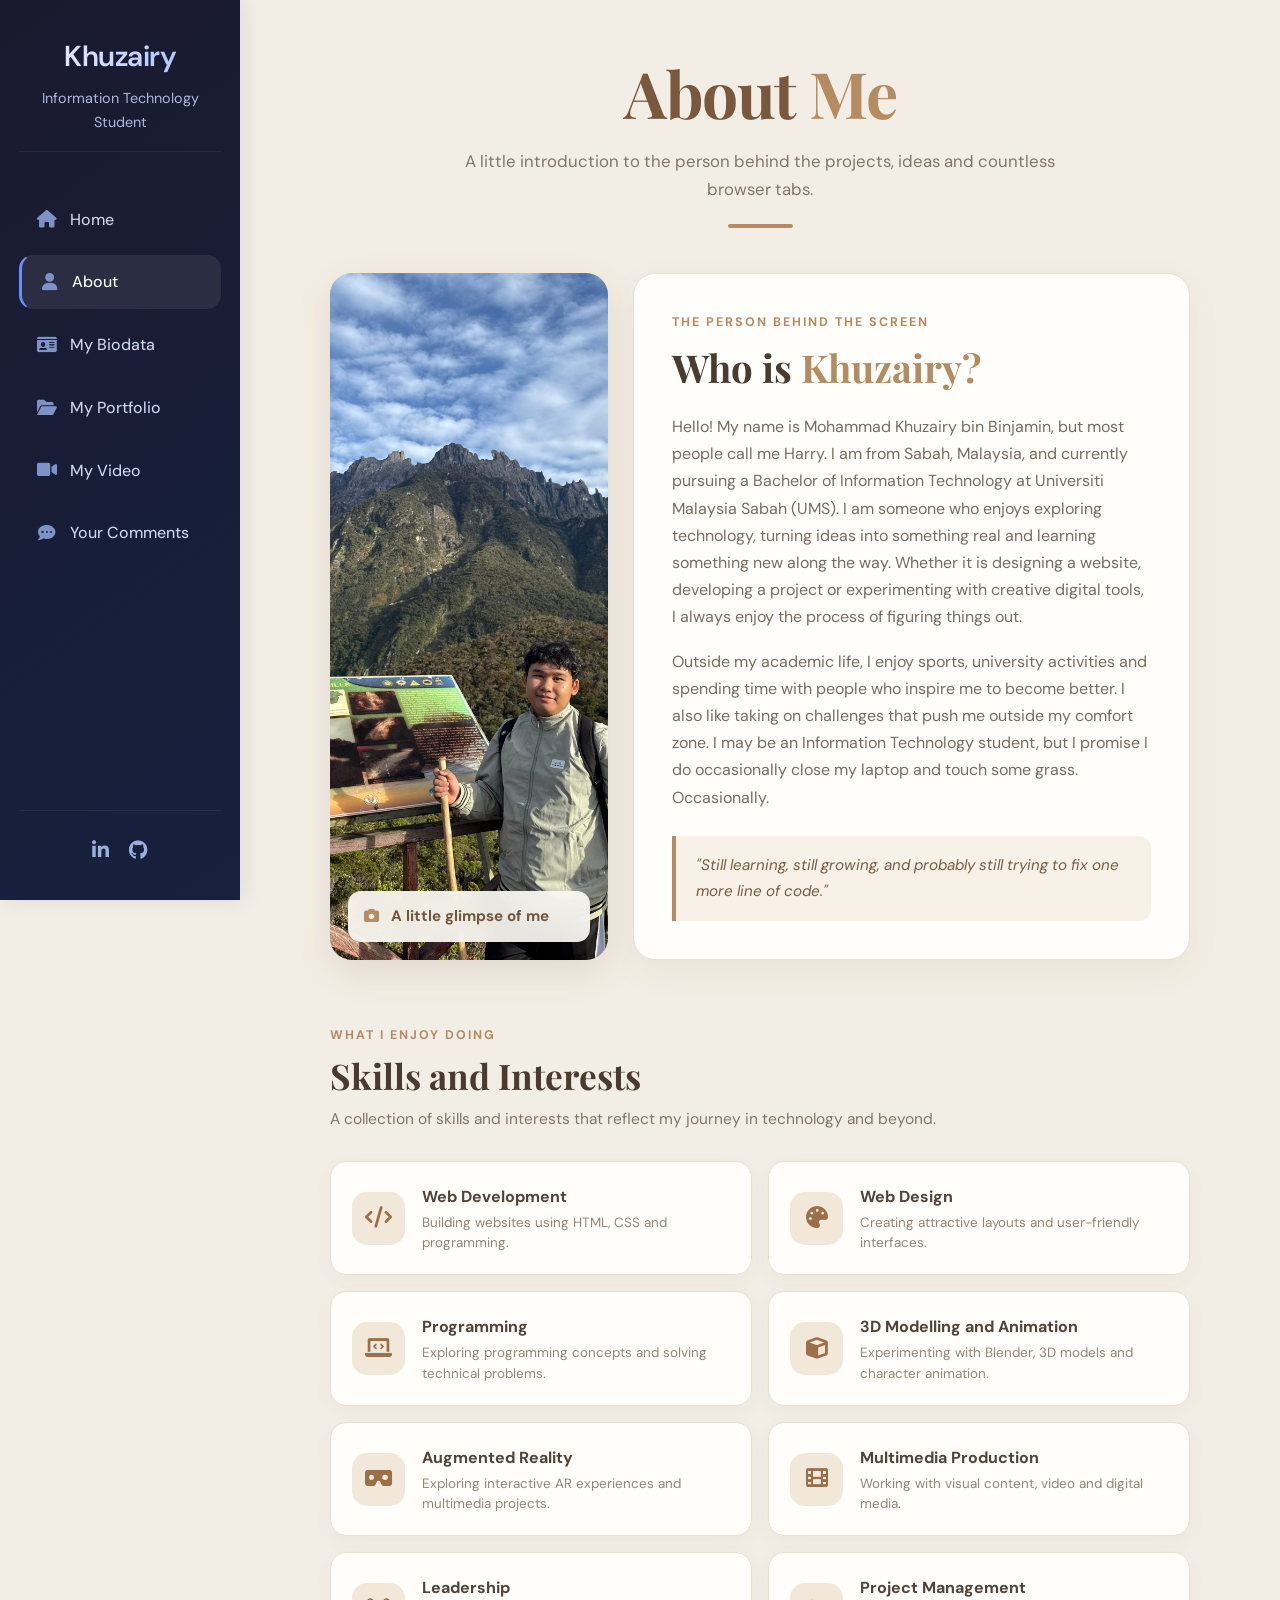
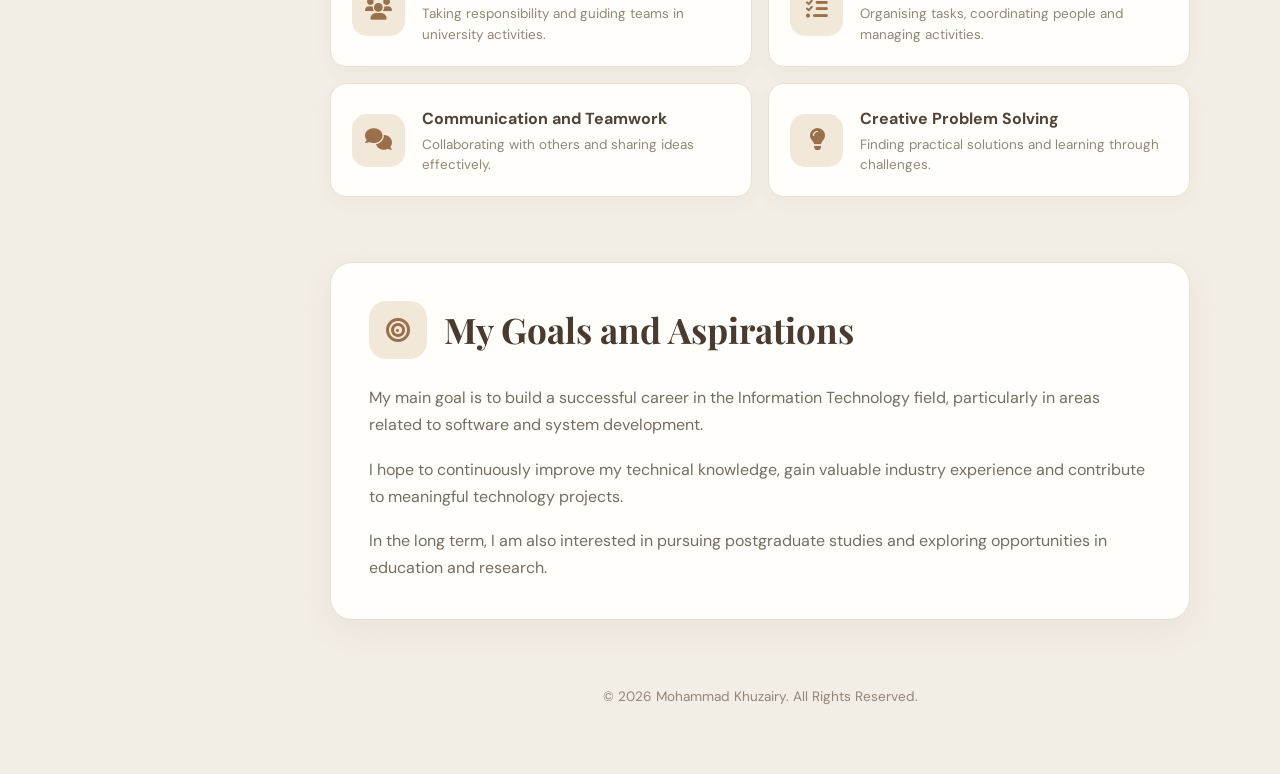
<file: about.html>
<!DOCTYPE html>
<html lang="en">
<head>
    <meta charset="UTF-8">
    <meta name="viewport" content="width=device-width, initial-scale=1.0">
    <title>About Me | Khuzairy</title>

    <link rel="stylesheet" href="https://cdnjs.cloudflare.com/ajax/libs/font-awesome/6.0.0-beta3/css/all.min.css">
    <link href="https://fonts.googleapis.com/css2?family=DM+Sans:wght@400;500;600;700&family=Playfair+Display:wght@600;700;800&display=swap" rel="stylesheet">

    <style>
        * {
            margin: 0;
            padding: 0;
            box-sizing: border-box;
        }

        html {
            scroll-behavior: smooth;
        }

        body {
            font-family: 'DM Sans', sans-serif;
            background: #f3eee5;
            color: #39352f;
            line-height: 1.7;
        }

        /* SIDEBAR */

        .sidebar {
            width: 240px;
            height: 100vh;
            background: linear-gradient(145deg, #1a1a2e, #16213e);
            color: #f0f0f5;
            padding: 2rem 1.2rem;
            position: fixed;
            top: 0;
            left: 0;
            display: flex;
            flex-direction: column;
            align-items: center;
            text-align: center;
            box-shadow: 4px 0 20px rgba(0, 0, 0, 0.08);
            z-index: 10;
            overflow-y: auto;
            transition: all 0.2s;
        }

        .sidebar h2 {
            font-size: 1.8rem;
            font-weight: 600;
            letter-spacing: -0.5px;
            margin-bottom: 0.3rem;
            background: linear-gradient(to right, #e0e7ff, #b1c9ff);
            -webkit-background-clip: text;
            background-clip: text;
            color: transparent;
        }

        .sidebar .title-tag {
            color: #aab8e0;
            font-size: 0.9rem;
            font-weight: 400;
            margin-bottom: 2rem;
            border-bottom: 1px solid rgba(255, 255, 255, 0.06);
            padding-bottom: 1rem;
            width: 100%;
        }

        .sidebar-nav {
            width: 100%;
            display: flex;
            flex-direction: column;
            gap: 0.5rem;
            margin-top: 0.5rem;
        }

        .sidebar-nav a {
            display: flex;
            align-items: center;
            gap: 12px;
            color: #ccd6f0;
            text-decoration: none;
            padding: 0.8rem 1rem;
            border-radius: 14px;
            font-weight: 450;
            transition: all 0.2s ease;
            background: transparent;
            border: 1px solid transparent;
        }

        .sidebar-nav a i {
            width: 22px;
            font-size: 1.1rem;
            color: #7d93c7;
            transition: 0.2s;
        }

        .sidebar-nav a:hover {
            background: rgba(255, 255, 255, 0.07);
            color: white;
            border-color: rgba(255, 255, 255, 0.05);
            transform: translateX(4px);
        }

        .sidebar-nav a:hover i {
            color: #b7cdff;
        }

        .sidebar-nav a.active {
            background: rgba(255, 255, 255, 0.08);
            color: white;
            border-left: 3px solid #6d8cff;
        }

        .sidebar .social-links {
            margin-top: auto;
            padding-top: 1.5rem;
            display: flex;
            gap: 1.2rem;
            font-size: 1.2rem;
            color: #859bc9;
            border-top: 1px solid rgba(255, 255, 255, 0.06);
            width: 100%;
            justify-content: center;
        }

        .sidebar .social-links a {
            color: #9aafdb;
            transition: 0.2s;
        }

        .sidebar .social-links a:hover {
            color: white;
            transform: scale(1.1);
        }

        /* MOBILE MENU */

        .menu-toggle {
            display: none;
            position: fixed;
            top: 18px;
            right: 18px;
            z-index: 20;
            background: #1a1a2e;
            color: white;
            border: none;
            width: 44px;
            height: 44px;
            border-radius: 12px;
            font-size: 1.2rem;
            cursor: pointer;
        }

        /* MAIN CONTENT */

        .main-content {
            margin-left: 240px;
            min-height: 100vh;
            padding: 55px 7%;
        }

        .page-container {
            width: 100%;
            max-width: 1100px;
            margin: auto;
        }

        /* PAGE HEADER */

        .page-header {
            text-align: center;
            margin-bottom: 45px;
            animation: fadeInUp 0.8s ease;
        }

        .page-header h1 {
            font-family: 'Playfair Display', serif;
            font-size: clamp(2.8rem, 5vw, 4rem);
            color: #79583d;
            letter-spacing: -1.5px;
            line-height: 1.2;
            margin-bottom: 15px;
        }

        .page-header h1 span {
            color: #b58b62;
        }

        .page-header p {
            color: #817668;
            font-size: 1.05rem;
            max-width: 650px;
            margin: auto;
        }

        .header-line {
            width: 65px;
            height: 4px;
            background: #b58b62;
            border-radius: 10px;
            margin: 20px auto 0;
        }

        /* WHO IS KHUZAIRY */

        .about-grid {
            display: grid;
            grid-template-columns: 4fr 8fr;
            gap: 25px;
            align-items: stretch;
            margin-bottom: 65px;
        }

        .about-photo {
            position: relative;
            min-height: 420px;
            border-radius: 22px;
            overflow: hidden;
            background: #e5d7c4;
            box-shadow: 0 12px 35px rgba(87, 65, 44, 0.12);
        }

        .about-photo img {
            width: 100%;
            height: 100%;
            position: absolute;
            inset: 0;
            object-fit: cover;
            object-position: center;
            transition: transform 0.6s ease;
        }

        .about-photo:hover img {
            transform: scale(1.05);
        }

        .photo-label {
            position: absolute;
            bottom: 18px;
            left: 18px;
            right: 18px;
            padding: 13px 16px;
            background: rgba(255, 253, 248, 0.91);
            backdrop-filter: blur(10px);
            border-radius: 13px;
            color: #71563e;
            font-weight: 700;
            font-size: 0.95rem;
        }

        .photo-label i {
            color: #b58b62;
            margin-right: 8px;
        }

        .about-card {
            background: #fffefa;
            padding: 38px;
            border-radius: 22px;
            border: 1px solid #eae0d2;
            box-shadow: 0 12px 35px rgba(87, 65, 44, 0.06);
            display: flex;
            flex-direction: column;
            justify-content: center;
        }

        .about-eyebrow {
            color: #b58b62;
            text-transform: uppercase;
            letter-spacing: 2px;
            font-size: 0.78rem;
            font-weight: 700;
            margin-bottom: 10px;
        }

        .about-card h2 {
            font-family: 'Playfair Display', serif;
            font-size: clamp(1.9rem, 3vw, 2.5rem);
            color: #493b2f;
            margin-bottom: 22px;
            line-height: 1.25;
        }

        .about-card h2 span {
            color: #b58b62;
        }

        .about-card p {
            color: #766d62;
            font-size: 1rem;
            margin-bottom: 17px;
        }

        .about-card p:last-of-type {
            margin-bottom: 0;
        }

        .about-quote {
            margin-top: 25px;
            padding: 17px 20px;
            border-left: 4px solid #b58b62;
            background: #f7f1e8;
            border-radius: 0 12px 12px 0;
            color: #795e43;
            font-style: italic;
            font-size: 0.95rem;
        }

        /* SECTION HEADINGS */

        .section-header {
            margin-bottom: 28px;
        }

        .section-header .eyebrow {
            color: #b58b62;
            text-transform: uppercase;
            letter-spacing: 2px;
            font-size: 0.78rem;
            font-weight: 700;
            margin-bottom: 6px;
        }

        .section-header h2 {
            font-family: 'Playfair Display', serif;
            color: #493b2f;
            font-size: 2.2rem;
            line-height: 1.3;
        }

        .section-header p {
            color: #817668;
            margin-top: 8px;
            font-size: 0.97rem;
        }

        /* SKILLS AND INTERESTS */

        .skills-section {
            margin-bottom: 65px;
        }

        .skills-grid {
            display: grid;
            grid-template-columns: repeat(2, 1fr);
            gap: 16px;
        }

        .skill-card {
            display: flex;
            align-items: center;
            gap: 17px;
            background: #fffefa;
            padding: 21px;
            border: 1px solid #eae0d2;
            border-radius: 16px;
            box-shadow: 0 6px 20px rgba(87, 65, 44, 0.04);
            transition: all 0.3s ease;
        }

        .skill-card:hover {
            transform: translateY(-5px);
            box-shadow: 0 12px 25px rgba(87, 65, 44, 0.09);
            border-color: #d6b995;
        }

        .skill-icon {
            width: 53px;
            height: 53px;
            min-width: 53px;
            display: flex;
            align-items: center;
            justify-content: center;
            background: #f2e8da;
            color: #9a704b;
            border-radius: 15px;
            font-size: 1.35rem;
            transition: all 0.3s ease;
        }

        .skill-card:hover .skill-icon {
            background: #9a704b;
            color: white;
            transform: rotate(-5deg);
        }

        .skill-info h3 {
            color: #514337;
            font-size: 1rem;
            margin-bottom: 3px;
        }

        .skill-info p {
            color: #938678;
            font-size: 0.84rem;
            line-height: 1.5;
        }

        /* GOALS */

        .goals-section {
            background: #fffefa;
            padding: 38px;
            border-radius: 22px;
            border: 1px solid #eae0d2;
            box-shadow: 0 12px 35px rgba(87, 65, 44, 0.06);
            margin-bottom: 25px;
        }

        .goals-section .section-header {
            display: flex;
            align-items: center;
            gap: 17px;
            margin-bottom: 25px;
        }

        .goals-icon {
            width: 58px;
            height: 58px;
            min-width: 58px;
            display: flex;
            align-items: center;
            justify-content: center;
            background: #f2e8da;
            color: #9a704b;
            border-radius: 17px;
            font-size: 1.5rem;
        }

        .goals-content p {
            color: #766d62;
            font-size: 1rem;
            margin-bottom: 17px;
        }

        .goals-content p:last-child {
            margin-bottom: 0;
        }

        /* FOOTER */

        .footer {
            text-align: center;
            color: #938678;
            font-size: 0.85rem;
            padding: 40px 0 10px;
        }

        /* ANIMATIONS */

        @keyframes fadeInUp {
            from {
                opacity: 0;
                transform: translateY(25px);
            }
            to {
                opacity: 1;
                transform: translateY(0);
            }
        }

        @keyframes fadeIn {
            from {
                opacity: 0;
                transform: translateY(15px);
            }
            to {
                opacity: 1;
                transform: translateY(0);
            }
        }

        /* RESPONSIVE */

        @media (max-width: 1000px) {
            .main-content {
                padding: 45px 5%;
            }

            .about-grid {
                grid-template-columns: 5fr 7fr;
            }

            .about-card {
                padding: 28px;
            }
        }

        @media (max-width: 768px) {
            .menu-toggle {
                display: block;
            }

            .sidebar {
                transform: translateX(-100%);
                transition: transform 0.3s ease;
            }

            .sidebar.open {
                transform: translateX(0);
            }

            .main-content {
                margin-left: 0;
                padding: 90px 25px 40px;
            }

            .about-grid {
                grid-template-columns: 1fr;
            }

            .about-photo {
                min-height: 400px;
            }

            .skills-grid {
                grid-template-columns: 1fr;
            }

            .goals-section {
                padding: 28px;
            }
        }

        @media (max-width: 420px) {
            .main-content {
                padding: 85px 18px 30px;
            }

            .about-photo {
                min-height: 330px;
            }

            .about-card {
                padding: 25px 21px;
            }

            .goals-section {
                padding: 23px 19px;
            }

            .goals-section .section-header {
                align-items: flex-start;
            }

            .section-header h2 {
                font-size: 1.85rem;
            }

            .skill-card {
                padding: 17px;
            }
        }
    </style>
</head>

<body>

    <!-- MOBILE MENU -->
    <button class="menu-toggle" id="menuToggle" aria-label="Toggle navigation">
        <i class="fas fa-bars"></i>
    </button>

    <!-- SIDEBAR -->
    <aside class="sidebar" id="sidebar">

        <h2>Khuzairy</h2>
        <div class="title-tag">Information Technology Student</div>

        <nav class="sidebar-nav">
            <a href="index.html">
                <i class="fas fa-home"></i>
                <span>Home</span>
            </a>

            <a href="about.html" class="active">
                <i class="fas fa-user"></i>
                <span>About</span>
            </a>

            <a href="biodata.html">
                <i class="fas fa-id-card"></i>
                <span>My Biodata</span>
            </a>

            <a href="portfolio.html">
                <i class="fas fa-folder-open"></i>
                <span>My Portfolio</span>
            </a>

            <a href="video.html">
                <i class="fas fa-video"></i>
                <span>My Video</span>
            </a>

            <a href="comments.html">
                <i class="fas fa-comment-dots"></i>
                <span>Your Comments</span>
            </a>
        </nav>

        <div class="social-links">
            <a href="https://www.linkedin.com/in/mohdkhuzairy"
               target="_blank" rel="noopener noreferrer" aria-label="LinkedIn">
                <i class="fab fa-linkedin-in"></i>
            </a>

            <a href="https://github.com/MohdKhuzairyy"
               target="_blank" rel="noopener noreferrer" aria-label="GitHub">
                <i class="fab fa-github"></i>
            </a>
        </div>

    </aside>

    <!-- MAIN CONTENT -->
    <main class="main-content">

        <div class="page-container">

            <!-- PAGE HEADER -->
            <header class="page-header">
                <h1>About <span>Me</span></h1>
                <p>
                    A little introduction to the person behind the projects,
                    ideas and countless browser tabs.
                </p>
                <div class="header-line"></div>
            </header>

            <!-- WHO IS KHUZAIRY -->
            <section class="about-grid">

                <div class="about-photo">
                    <img src="assets/images/about-me.jpeg"
                         alt="Portrait of Mohammad Khuzairy">

                    <div class="photo-label">
                        <i class="fas fa-camera"></i>
                        A little glimpse of me
                    </div>
                </div>

                <div class="about-card">

                    <div class="about-eyebrow">The person behind the screen</div>

                    <h2>Who is <span>Khuzairy?</span></h2>

                    <p>
                        Hello! My name is Mohammad Khuzairy bin Binjamin,
                        but most people call me Harry. I am from Sabah,
                        Malaysia, and currently pursuing a Bachelor of
                        Information Technology at Universiti Malaysia Sabah
                        (UMS). I am someone who enjoys exploring technology,
                        turning ideas into something real and learning
                        something new along the way. Whether it is designing
                        a website, developing a project or experimenting
                        with creative digital tools, I always enjoy the
                        process of figuring things out.
                    </p>

                    <p>
                        Outside my academic life, I enjoy sports, university
                        activities and spending time with people who inspire
                        me to become better. I also like taking on challenges
                        that push me outside my comfort zone. I may be an
                        Information Technology student, but I promise I do
                        occasionally close my laptop and touch some grass.
                        Occasionally.
                    </p>

                    <div class="about-quote">
                        "Still learning, still growing, and probably still
                        trying to fix one more line of code."
                    </div>

                </div>

            </section>

            <!-- SKILLS AND INTERESTS -->
            <section class="skills-section">

                <div class="section-header">
                    <div class="eyebrow">What I enjoy doing</div>
                    <h2>Skills and Interests</h2>
                    <p>
                        A collection of skills and interests that reflect
                        my journey in technology and beyond.
                    </p>
                </div>

                <div class="skills-grid">

                    <article class="skill-card">
                        <div class="skill-icon">
                            <i class="fas fa-code"></i>
                        </div>
                        <div class="skill-info">
                            <h3>Web Development</h3>
                            <p>Building websites using HTML, CSS and programming.</p>
                        </div>
                    </article>

                    <article class="skill-card">
                        <div class="skill-icon">
                            <i class="fas fa-palette"></i>
                        </div>
                        <div class="skill-info">
                            <h3>Web Design</h3>
                            <p>Creating attractive layouts and user-friendly interfaces.</p>
                        </div>
                    </article>

                    <article class="skill-card">
                        <div class="skill-icon">
                            <i class="fas fa-laptop-code"></i>
                        </div>
                        <div class="skill-info">
                            <h3>Programming</h3>
                            <p>Exploring programming concepts and solving technical problems.</p>
                        </div>
                    </article>

                    <article class="skill-card">
                        <div class="skill-icon">
                            <i class="fas fa-cube"></i>
                        </div>
                        <div class="skill-info">
                            <h3>3D Modelling and Animation</h3>
                            <p>Experimenting with Blender, 3D models and character animation.</p>
                        </div>
                    </article>

                    <article class="skill-card">
                        <div class="skill-icon">
                            <i class="fas fa-vr-cardboard"></i>
                        </div>
                        <div class="skill-info">
                            <h3>Augmented Reality</h3>
                            <p>Exploring interactive AR experiences and multimedia projects.</p>
                        </div>
                    </article>

                    <article class="skill-card">
                        <div class="skill-icon">
                            <i class="fas fa-film"></i>
                        </div>
                        <div class="skill-info">
                            <h3>Multimedia Production</h3>
                            <p>Working with visual content, video and digital media.</p>
                        </div>
                    </article>

                    <article class="skill-card">
                        <div class="skill-icon">
                            <i class="fas fa-users"></i>
                        </div>
                        <div class="skill-info">
                            <h3>Leadership</h3>
                            <p>Taking responsibility and guiding teams in university activities.</p>
                        </div>
                    </article>

                    <article class="skill-card">
                        <div class="skill-icon">
                            <i class="fas fa-tasks"></i>
                        </div>
                        <div class="skill-info">
                            <h3>Project Management</h3>
                            <p>Organising tasks, coordinating people and managing activities.</p>
                        </div>
                    </article>

                    <article class="skill-card">
                        <div class="skill-icon">
                            <i class="fas fa-comments"></i>
                        </div>
                        <div class="skill-info">
                            <h3>Communication and Teamwork</h3>
                            <p>Collaborating with others and sharing ideas effectively.</p>
                        </div>
                    </article>

                    <article class="skill-card">
                        <div class="skill-icon">
                            <i class="fas fa-lightbulb"></i>
                        </div>
                        <div class="skill-info">
                            <h3>Creative Problem Solving</h3>
                            <p>Finding practical solutions and learning through challenges.</p>
                        </div>
                    </article>

                </div>

            </section>

            <!-- FUTURE GOALS -->
            <section class="goals-section">

                <div class="section-header">

                    <div style="display: flex; align-items: center; gap: 17px;">
                        <div class="goals-icon">
                            <i class="fas fa-bullseye"></i>
                        </div>
                        <h2>My Goals and Aspirations</h2>
                    </div>
                </div>

                <div class="goals-content">

                    <p>
                        My main goal is to build a successful career in the
                        Information Technology field, particularly in areas
                        related to software and system development.
                    </p>

                    <p>
                        I hope to continuously improve my technical knowledge,
                        gain valuable industry experience and contribute to
                        meaningful technology projects.
                    </p>

                    <p>
                        In the long term, I am also interested in pursuing
                        postgraduate studies and exploring opportunities
                        in education and research.
                    </p>

                </div>

            </section>

            <!-- FOOTER -->
            <footer class="footer">
                <p>© <span id="year"></span> Mohammad Khuzairy. All Rights Reserved.</p>
            </footer>

        </div>

    </main>

    <script>
        const menuToggle = document.getElementById("menuToggle");
        const sidebar = document.getElementById("sidebar");

        menuToggle.addEventListener("click", function () {
            sidebar.classList.toggle("open");

            const icon = menuToggle.querySelector("i");

            if (sidebar.classList.contains("open")) {
                icon.classList.remove("fa-bars");
                icon.classList.add("fa-times");
            } else {
                icon.classList.remove("fa-times");
                icon.classList.add("fa-bars");
            }
        });

        document.querySelectorAll(".sidebar-nav a").forEach(link => {
            link.addEventListener("click", function () {
                sidebar.classList.remove("open");

                const icon = menuToggle.querySelector("i");
                icon.classList.remove("fa-times");
                icon.classList.add("fa-bars");
            });
        });

        document.getElementById("year").textContent = new Date().getFullYear();
    </script>

</body>
</html>
</file>
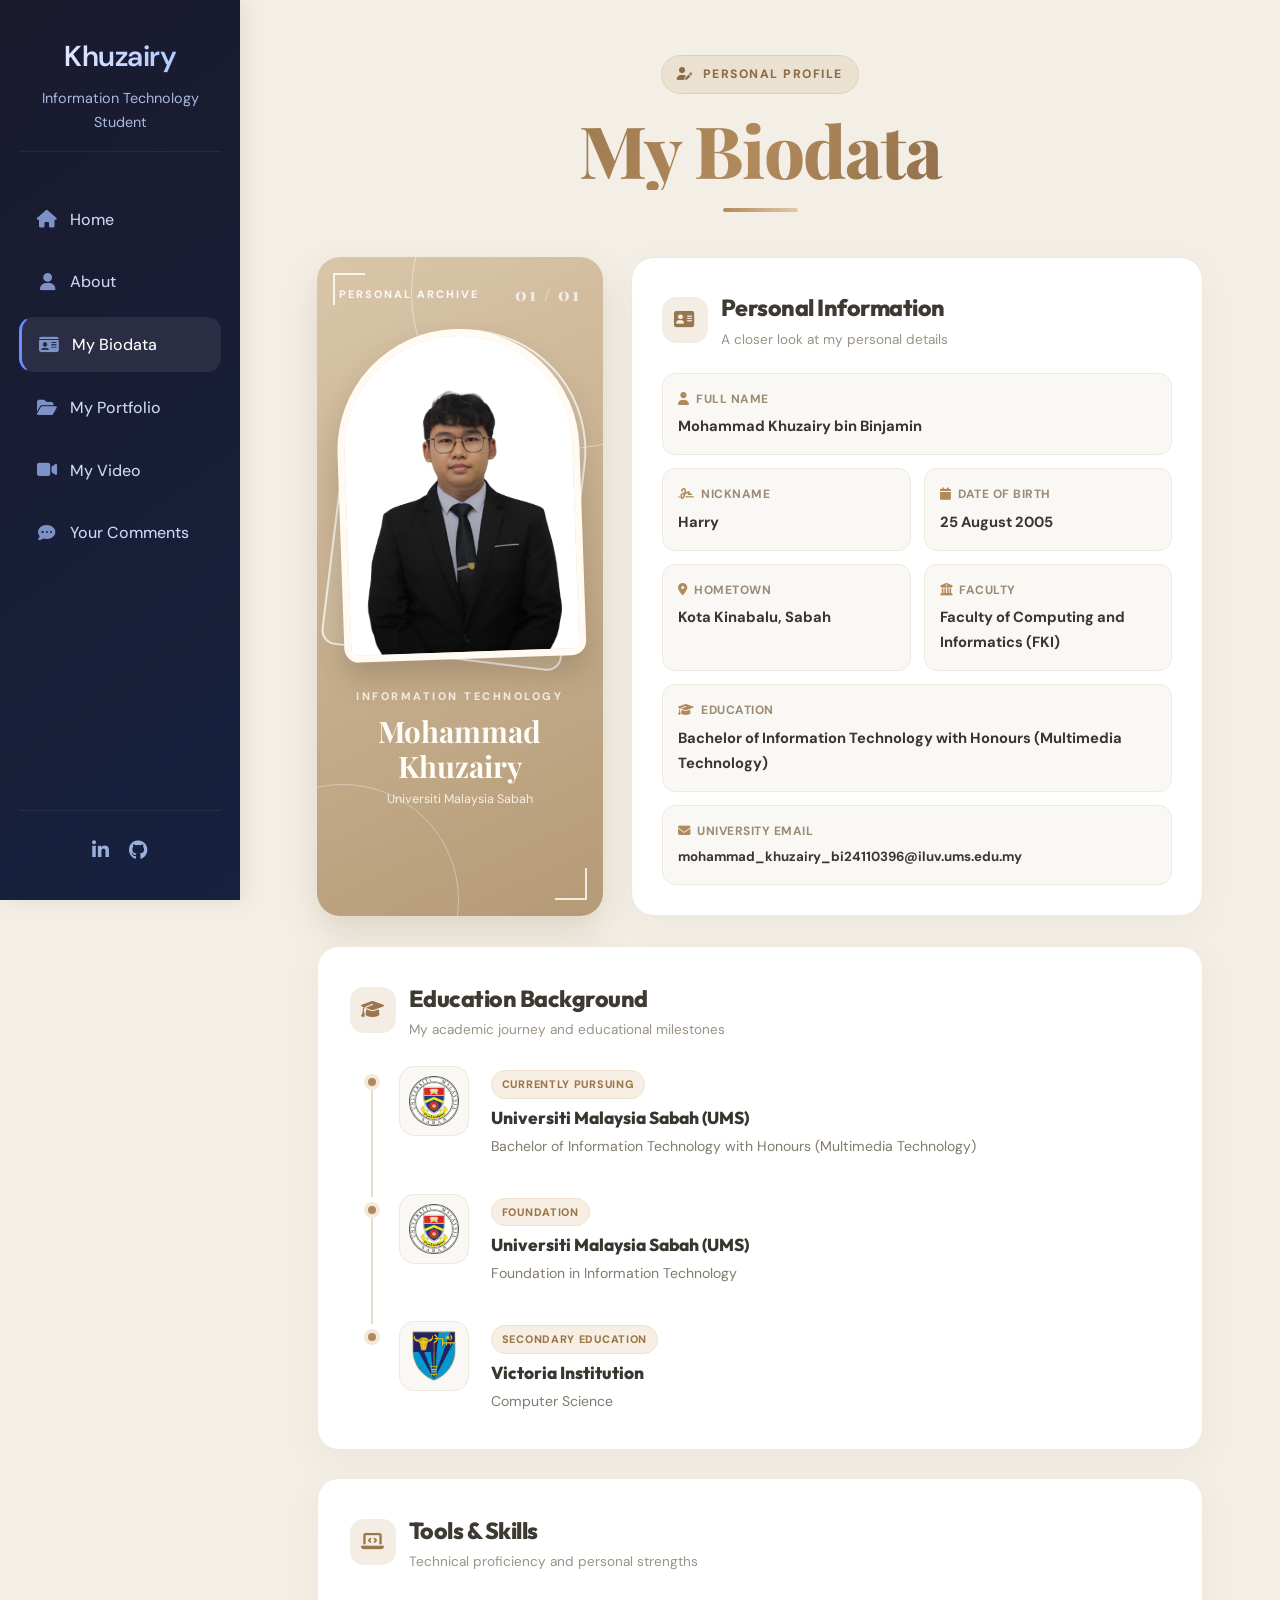
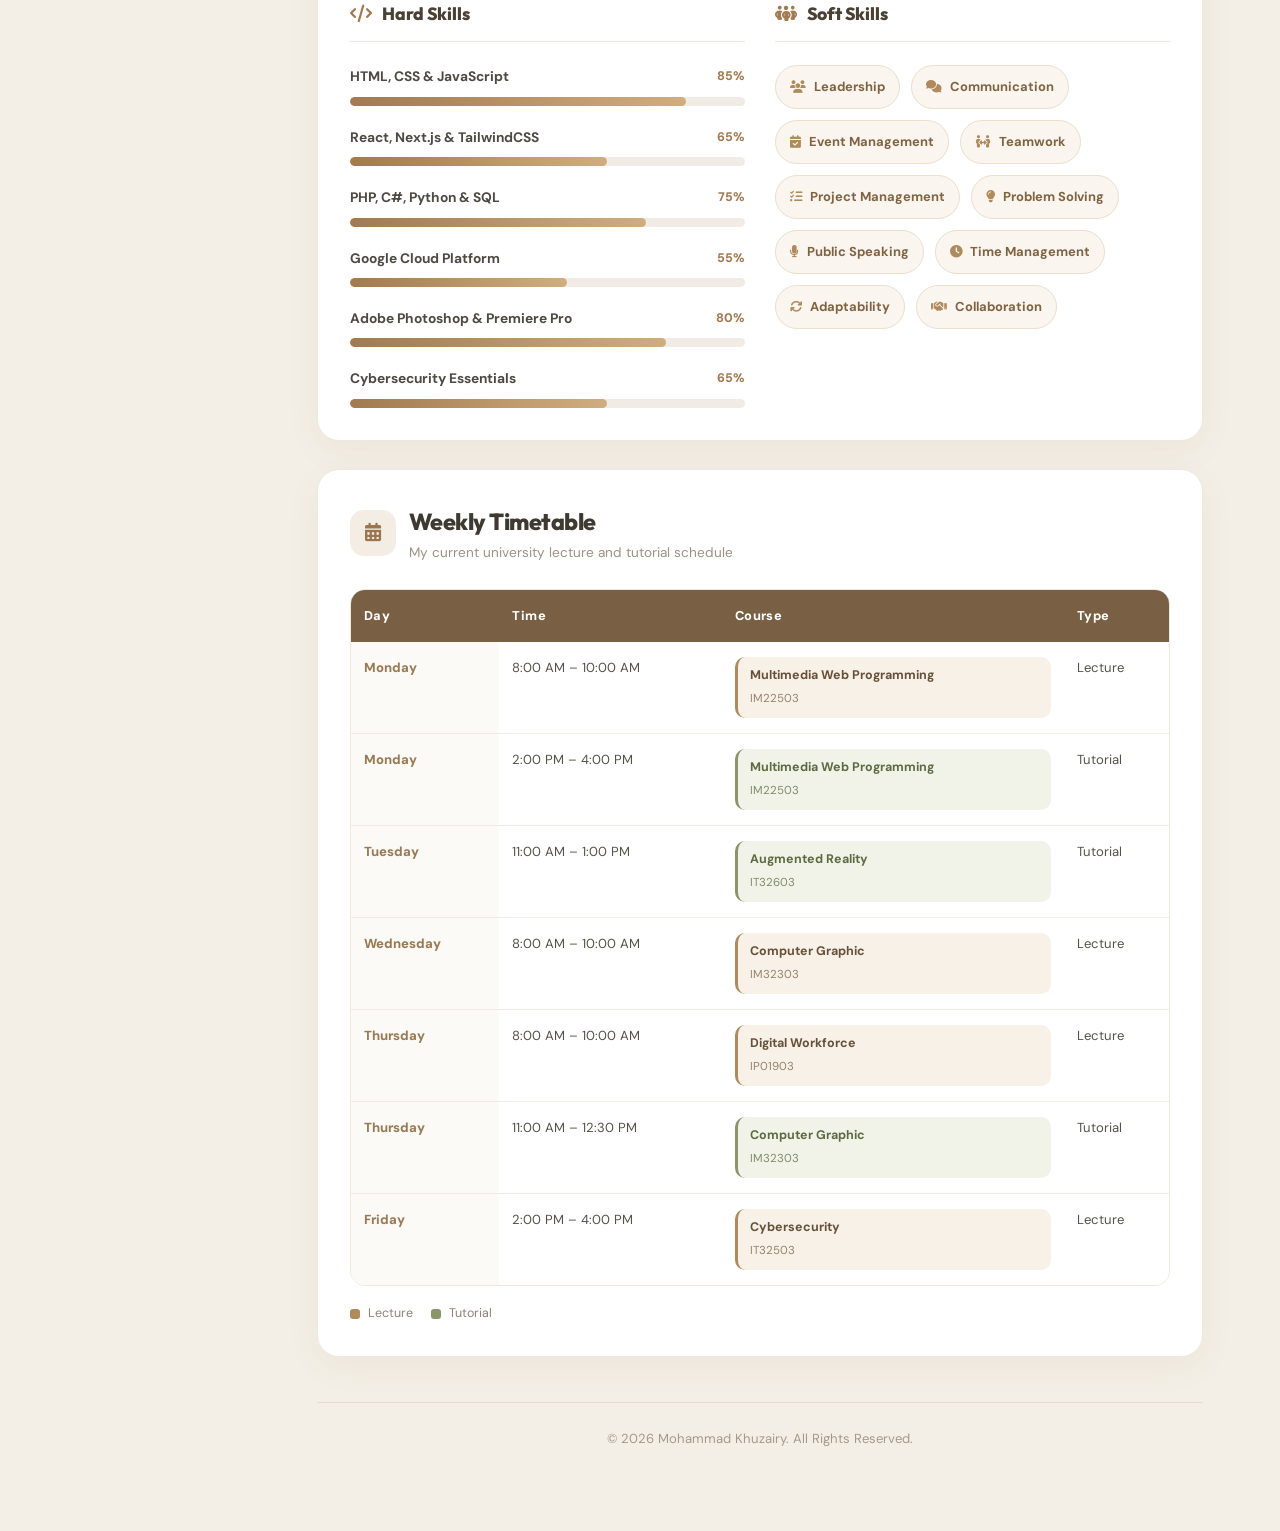
<file: biodata.html>
<!DOCTYPE html>
<html lang="en">
<head>
    <meta charset="UTF-8">
    <meta name="viewport" content="width=device-width, initial-scale=1.0">

    <title>My Biodata | Khuzairy</title>

    <link rel="preconnect" href="https://fonts.googleapis.com">
    <link rel="preconnect" href="https://fonts.gstatic.com" crossorigin>

    <link href="https://fonts.googleapis.com/css2?family=DM+Sans:wght@400;500;600;700;800&family=Playfair+Display:wght@600;700;800&family=Outfit:wght@400;500;600;700;800;900&display=swap" rel="stylesheet">

    <link rel="stylesheet" href="https://cdnjs.cloudflare.com/ajax/libs/font-awesome/6.5.0/css/all.min.css">

    <style>
        * {
            margin: 0;
            padding: 0;
            box-sizing: border-box;
        }

        html {
            scroll-behavior: smooth;
        }

        body {
            font-family: 'DM Sans', sans-serif;
            background: #f4efe6;
            color: #33352f;
            line-height: 1.7;
        }

        /* =========================================
           SIDEBAR - ORIGINAL DESIGN PRESERVED
        ========================================= */

        .sidebar {
            width: 240px;
            height: 100vh;
            background: linear-gradient(145deg, #1a1a2e, #16213e);
            color: #f0f0f5;
            padding: 2rem 1.2rem;
            position: fixed;
            top: 0;
            left: 0;
            display: flex;
            flex-direction: column;
            align-items: center;
            text-align: center;
            box-shadow: 4px 0 20px rgba(0, 0, 0, 0.08);
            z-index: 10;
            overflow-y: auto;
            transition: all 0.2s;
        }

        .sidebar h2 {
            font-size: 1.8rem;
            font-weight: 600;
            letter-spacing: -0.5px;
            margin-bottom: 0.3rem;
            background: linear-gradient(to right, #e0e7ff, #b1c9ff);
            -webkit-background-clip: text;
            background-clip: text;
            color: transparent;
        }

        .sidebar .title-tag {
            color: #aab8e0;
            font-size: 0.9rem;
            font-weight: 400;
            margin-bottom: 2rem;
            border-bottom: 1px solid rgba(255, 255, 255, 0.06);
            padding-bottom: 1rem;
            width: 100%;
        }

        .sidebar-nav {
            width: 100%;
            display: flex;
            flex-direction: column;
            gap: 0.5rem;
            margin-top: 0.5rem;
        }

        .sidebar-nav a {
            display: flex;
            align-items: center;
            gap: 12px;
            color: #ccd6f0;
            text-decoration: none;
            padding: 0.8rem 1rem;
            border-radius: 14px;
            font-weight: 450;
            transition: all 0.2s ease;
            background: transparent;
            border: 1px solid transparent;
        }

        .sidebar-nav a i {
            width: 22px;
            font-size: 1.1rem;
            color: #7d93c7;
            transition: 0.2s;
        }

        .sidebar-nav a:hover {
            background: rgba(255, 255, 255, 0.07);
            color: white;
            border-color: rgba(255, 255, 255, 0.05);
            transform: translateX(4px);
        }

        .sidebar-nav a:hover i {
            color: #b7cdff;
        }

        .sidebar-nav a.active {
            background: rgba(255, 255, 255, 0.08);
            color: white;
            border-left: 3px solid #6d8cff;
        }

        .sidebar .social-links {
            margin-top: auto;
            padding-top: 1.5rem;
            display: flex;
            gap: 1.2rem;
            font-size: 1.2rem;
            color: #859bc9;
            border-top: 1px solid rgba(255, 255, 255, 0.06);
            width: 100%;
            justify-content: center;
        }

        .sidebar .social-links a {
            color: #9aafdb;
            transition: 0.2s;
        }

        .sidebar .social-links a:hover {
            color: white;
            transform: scale(1.1);
        }

        /* =========================================
           MOBILE MENU
        ========================================= */

        .menu-toggle {
            display: none;
            position: fixed;
            top: 18px;
            right: 18px;
            z-index: 20;
            background: #1a1a2e;
            color: white;
            border: none;
            width: 44px;
            height: 44px;
            border-radius: 12px;
            font-size: 1.2rem;
            cursor: pointer;
        }

        /* =========================================
           MAIN LAYOUT
        ========================================= */

        .main-content {
            margin-left: 240px;
            min-height: 100vh;
            padding: 55px 6%;
        }

        .page-container {
            width: 100%;
            max-width: 1150px;
            margin: auto;
        }

        /* =========================================
           PAGE TITLE
        ========================================= */

        .page-header {
            text-align: center;
            margin-bottom: 45px;
            animation: fadeUp 0.8s ease both;
        }

        .page-header .title-label {
            display: inline-flex;
            align-items: center;
            gap: 9px;
            padding: 8px 15px;
            background: #ebe1d1;
            border: 1px solid #ded0bb;
            border-radius: 50px;
            color: #8a6c47;
            font-size: 0.76rem;
            font-weight: 800;
            letter-spacing: 1.5px;
            text-transform: uppercase;
            margin-bottom: 14px;
        }

        .page-header h1 {
            font-family: 'Playfair Display', serif;
            font-size: clamp(3rem, 6vw, 4.5rem);
            font-weight: 800;
            line-height: 1.15;
            letter-spacing: -1.5px;
            color: #725333;
            background: linear-gradient(120deg, #8a6744, #b18a5c, #6c5036);
            -webkit-background-clip: text;
            background-clip: text;
            -webkit-text-fill-color: transparent;
        }

        .header-decoration {
            width: 75px;
            height: 4px;
            border-radius: 10px;
            background: linear-gradient(90deg, #b18a5c, #e2c9a6);
            margin: 18px auto 0;
        }

        /* =========================================
           COMMON SECTION STYLE
        ========================================= */

        .section {
            background: #ffffff;
            padding: 32px;
            border-radius: 22px;
            margin-bottom: 28px;
            border: 1px solid #eee8dd;
            box-shadow: 0 10px 35px rgba(92, 71, 45, 0.055);
            animation: fadeUp 0.8s ease both;
        }

        .section-heading {
            display: flex;
            align-items: center;
            gap: 13px;
            margin-bottom: 25px;
        }

        .section-icon {
            width: 46px;
            height: 46px;
            display: flex;
            align-items: center;
            justify-content: center;
            border-radius: 14px;
            background: #f4ede3;
            color: #99764e;
            font-size: 1.15rem;
        }

        .section-heading h2 {
            font-family: 'Outfit', sans-serif;
            font-size: 1.45rem;
            font-weight: 800;
            color: #3e3a32;
            letter-spacing: -0.5px;
        }

        .section-heading p {
            font-size: 0.85rem;
            color: #9a9285;
        }

        /* =========================================
           PERSONAL PROFILE - 4 / 8 LAYOUT
        ========================================= */

        .profile-layout {
            display: grid;
            grid-template-columns: minmax(0, 4fr) minmax(0, 8fr);
            gap: 28px;
            align-items: stretch;
            margin-bottom: 30px;
        }

        /* CREATIVE PORTRAIT */

        .portrait-card {
            position: relative;
            min-height: 500px;
            background: linear-gradient(155deg, #d9c6a9, #b59a76);
            border-radius: 23px;
            padding: 22px;
            overflow: hidden;
            isolation: isolate;
            box-shadow: 0 16px 35px rgba(104, 78, 45, 0.16);
        }

        .portrait-card::before {
            content: "";
            position: absolute;
            width: 310px;
            height: 310px;
            border: 1px solid rgba(255, 255, 255, 0.45);
            border-radius: 50%;
            top: -120px;
            right: -120px;
            z-index: -1;
        }

        .portrait-card::after {
            content: "";
            position: absolute;
            width: 230px;
            height: 230px;
            border: 1px solid rgba(255, 255, 255, 0.35);
            border-radius: 50%;
            bottom: -100px;
            left: -90px;
            z-index: -1;
        }

        .portrait-top {
            display: flex;
            justify-content: space-between;
            align-items: center;
            color: rgba(255, 255, 255, 0.9);
            font-size: 0.68rem;
            font-weight: 800;
            letter-spacing: 2px;
            text-transform: uppercase;
        }

        .portrait-number {
            font-family: 'Playfair Display', serif;
            font-size: 1.1rem;
            opacity: 0.8;
        }

        .portrait-stage {
            position: relative;
            width: 100%;
            height: 330px;
            margin: 20px auto 20px;
            max-width: 290px;
        }

        .portrait-frame-back {
            position: absolute;
            inset: 0;
            border: 2px solid rgba(255, 255, 255, 0.75);
            border-radius: 150px 150px 18px 18px;
            transform: rotate(7deg);
            background: rgba(255, 255, 255, 0.12);
        }

        .portrait-frame {
            position: absolute;
            inset: 0;
            border-radius: 150px 150px 18px 18px;
            overflow: hidden;
            border: 7px solid #fffaf2;
            box-shadow: 0 16px 30px rgba(67, 49, 29, 0.22);
            transform: rotate(-2deg);
            background: #e9dfd0;
        }

        .portrait-frame img {
            width: 100%;
            height: 100%;
            object-fit: cover;
            object-position: center top;
            display: block;
        }

        .portrait-caption {
            position: relative;
            color: #fffdf8;
            text-align: center;
            margin-top: 22px;
        }

        .portrait-caption .small-label {
            font-size: 0.68rem;
            font-weight: 800;
            letter-spacing: 2.5px;
            opacity: 0.8;
            text-transform: uppercase;
        }

        .portrait-caption h2 {
            font-family: 'Playfair Display', serif;
            font-size: 1.85rem;
            font-weight: 700;
            line-height: 1.2;
            margin-top: 4px;
        }

        .portrait-caption p {
            font-size: 0.78rem;
            opacity: 0.85;
            margin-top: 5px;
        }

        .portrait-corner {
            position: absolute;
            width: 32px;
            height: 32px;
            border-color: rgba(255, 255, 255, 0.8);
            border-style: solid;
            z-index: 2;
        }

        .portrait-corner.top-left {
            top: 16px;
            left: 16px;
            border-width: 2px 0 0 2px;
        }

        .portrait-corner.bottom-right {
            bottom: 16px;
            right: 16px;
            border-width: 0 2px 2px 0;
        }

        /* PERSONAL INFORMATION */

        .personal-info {
            background: #ffffff;
            border: 1px solid #eee8dd;
            border-radius: 23px;
            padding: 30px;
            box-shadow: 0 10px 35px rgba(92, 71, 45, 0.045);
            display: flex;
            flex-direction: column;
        }

        .personal-info .section-heading {
            margin-bottom: 22px;
        }

        .profile-grid {
            display: grid;
            grid-template-columns: repeat(2, minmax(0, 1fr));
            gap: 13px;
        }

        .profile-item {
            background: #faf8f4;
            border: 1px solid #f0eade;
            border-radius: 13px;
            padding: 15px;
            min-width: 0;
            transition: 0.25s ease;
        }

        .profile-item:hover {
            border-color: #d8c3a3;
            background: #fffdf9;
            transform: translateY(-2px);
        }

        .profile-item.full-width {
            grid-column: 1 / -1;
        }

        .profile-item .label {
            display: flex;
            align-items: center;
            gap: 7px;
            font-size: 0.75rem;
            font-weight: 700;
            color: #9b8b75;
            margin-bottom: 5px;
            text-transform: uppercase;
            letter-spacing: 0.5px;
        }

        .profile-item .label i {
            color: #b18a5c;
            font-size: 0.78rem;
        }

        .profile-item .value {
            display: block;
            color: #37362f;
            font-weight: 700;
            font-size: 0.92rem;
            overflow-wrap: anywhere;
        }

        .profile-item.email-item .value {
            font-size: 0.83rem;
        }

        /* =========================================
           EDUCATION TIMELINE
        ========================================= */

        .education-timeline {
            position: relative;
            padding-left: 14px;
        }

        .education-item {
            position: relative;
            display: grid;
            grid-template-columns: 18px 75px minmax(0, 1fr);
            gap: 17px;
            padding-bottom: 32px;
        }

        .education-item:last-child {
            padding-bottom: 0;
        }

        .timeline-track {
            position: absolute;
            top: 12px;
            bottom: -3px;
            left: 7px;
            width: 2px;
            background: #e7dccb;
        }

        .education-item:last-child .timeline-track {
            display: none;
        }

        .timeline-dot {
            width: 16px;
            height: 16px;
            background: #b18a5c;
            border: 4px solid #f4e9d9;
            border-radius: 50%;
            position: relative;
            z-index: 2;
            margin-top: 8px;
        }

        .education-logo {
            width: 70px;
            height: 70px;
            border-radius: 15px;
            border: 1px solid #eee8dd;
            background: #faf8f4;
            display: flex;
            align-items: center;
            justify-content: center;
            padding: 9px;
            overflow: hidden;
        }

        .education-logo img {
            width: 100%;
            height: 100%;
            object-fit: contain;
        }

        .education-content {
            padding: 3px 0;
        }

        .education-content .education-status {
            display: inline-block;
            color: #9a7547;
            background: #f7efe3;
            border: 1px solid #eee0ca;
            padding: 4px 10px;
            border-radius: 30px;
            font-size: 0.68rem;
            font-weight: 800;
            letter-spacing: 0.7px;
            text-transform: uppercase;
            margin-bottom: 7px;
        }

        .education-content h3 {
            font-family: 'Outfit', sans-serif;
            font-size: 1.08rem;
            font-weight: 800;
            color: #37372f;
            line-height: 1.4;
        }

        .education-content p {
            font-size: 0.88rem;
            color: #817a6e;
            margin-top: 5px;
        }

        /* =========================================
           SKILLS SECTION
        ========================================= */

        .skills-layout {
            display: grid;
            grid-template-columns: 1fr 1fr;
            gap: 30px;
        }

        .skills-subheading {
            display: flex;
            align-items: center;
            gap: 10px;
            margin-bottom: 23px;
            padding-bottom: 13px;
            border-bottom: 1px solid #eee8dd;
        }

        .skills-subheading i {
            color: #a17a4f;
            font-size: 1.1rem;
        }

        .skills-subheading h3 {
            font-family: 'Outfit', sans-serif;
            font-size: 1.1rem;
            font-weight: 800;
            color: #4a4033;
        }

        .skill-item {
            margin-bottom: 20px;
        }

        .skill-item:last-child {
            margin-bottom: 0;
        }

        .skill-info {
            display: flex;
            align-items: center;
            justify-content: space-between;
            gap: 10px;
            margin-bottom: 8px;
        }

        .skill-name {
            color: #4c4a42;
            font-size: 0.86rem;
            font-weight: 700;
        }

        .skill-percentage {
            color: #a17a4f;
            font-size: 0.78rem;
            font-weight: 800;
        }

        .skill-bar {
            height: 9px;
            background: #f0ece5;
            border-radius: 20px;
            overflow: hidden;
        }

        .skill-progress {
            height: 100%;
            width: var(--level);
            border-radius: 20px;
            background: linear-gradient(90deg, #a17a4f, #d0ad7e);
            transform-origin: left;
            animation: growBar 1.2s ease both;
        }

        .soft-skills {
            display: flex;
            flex-wrap: wrap;
            gap: 11px;
            align-content: flex-start;
        }

        .soft-badge {
            display: inline-flex;
            align-items: center;
            gap: 8px;
            padding: 10px 14px;
            background: #faf6ef;
            border: 1px solid #ebdfcd;
            color: #806342;
            border-radius: 50px;
            font-size: 0.81rem;
            font-weight: 700;
            transition: 0.25s ease;
        }

        .soft-badge:hover {
            background: #efe3d1;
            transform: translateY(-3px);
            border-color: #d8c1a0;
        }

        .soft-badge i {
            font-size: 0.78rem;
            color: #b18a5c;
        }

        /* =========================================
           WEEKLY TIMETABLE
        ========================================= */

        .timetable-wrapper {
            width: 100%;
            overflow-x: auto;
            border: 1px solid #eee8dd;
            border-radius: 15px;
        }

        .timetable {
            width: 100%;
            min-width: 680px;
            border-collapse: collapse;
            background: #ffffff;
        }

        .timetable th {
            background: #796044;
            color: #ffffff;
            padding: 15px 13px;
            text-align: left;
            font-size: 0.8rem;
            font-weight: 800;
            letter-spacing: 0.4px;
        }

        .timetable td {
            padding: 15px 13px;
            border-bottom: 1px solid #f0ece5;
            color: #555248;
            font-size: 0.82rem;
            vertical-align: top;
        }

        .timetable tr:last-child td {
            border-bottom: none;
        }

        .timetable td:first-child {
            color: #9a7a53;
            font-weight: 800;
            white-space: nowrap;
            background: #fcfaf7;
        }

        .class-block {
            display: block;
            padding: 10px 12px;
            border-radius: 10px;
            border-left: 3px solid #b18a5c;
            background: #f7f1e8;
            margin-bottom: 7px;
            min-width: 125px;
        }

        .class-block:last-child {
            margin-bottom: 0;
        }

        .class-block strong {
            display: block;
            color: #665038;
            font-size: 0.78rem;
            line-height: 1.4;
        }

        .class-block span {
            display: block;
            color: #96836a;
            font-size: 0.72rem;
            margin-top: 4px;
        }

        .class-block.tutorial {
            background: #f1f3e9;
            border-left-color: #8b9567;
        }

        .class-block.tutorial strong {
            color: #5e6942;
        }

        .class-block.tutorial span {
            color: #818a69;
        }

        .empty-cell {
            color: #c4bdae !important;
            text-align: center;
        }

        .timetable-legend {
            display: flex;
            flex-wrap: wrap;
            gap: 18px;
            margin-top: 17px;
            color: #8b8478;
            font-size: 0.78rem;
        }

        .legend-item {
            display: flex;
            align-items: center;
            gap: 8px;
        }

        .legend-dot {
            width: 10px;
            height: 10px;
            border-radius: 3px;
            background: #b18a5c;
        }

        .legend-dot.tutorial-dot {
            background: #8b9567;
        }

        /* =========================================
           FOOTER
        ========================================= */

        .footer {
            margin-top: 45px;
            padding: 25px 0;
            border-top: 1px solid #e5dccf;
            text-align: center;
            color: #a49a8a;
            font-size: 0.82rem;
        }

        /* =========================================
           ANIMATIONS
        ========================================= */

        @keyframes fadeUp {
            from {
                opacity: 0;
                transform: translateY(20px);
            }

            to {
                opacity: 1;
                transform: translateY(0);
            }
        }

        @keyframes growBar {
            from {
                transform: scaleX(0);
            }

            to {
                transform: scaleX(1);
            }
        }

        /* =========================================
           RESPONSIVE DESIGN
        ========================================= */

        @media (max-width: 1000px) {
            .main-content {
                padding: 45px 4%;
            }

            .profile-layout {
                grid-template-columns: 1fr;
            }

            .portrait-card {
                min-height: 470px;
            }

            .portrait-stage {
                height: 300px;
            }
        }

        @media (max-width: 768px) {
            .menu-toggle {
                display: block;
            }

            .sidebar {
                transform: translateX(-100%);
                transition: transform 0.3s ease;
            }

            .sidebar.open {
                transform: translateX(0);
            }

            .main-content {
                margin-left: 0;
                padding: 90px 25px 45px;
            }

            .skills-layout {
                grid-template-columns: 1fr;
            }

            .profile-grid {
                grid-template-columns: 1fr 1fr;
            }

            .section {
                padding: 25px 22px;
            }
        }

        @media (max-width: 480px) {
            .main-content {
                padding: 85px 17px 30px;
            }

            .page-header h1 {
                font-size: 2.8rem;
            }

            .section {
                padding: 21px 17px;
            }

            .profile-grid {
                grid-template-columns: 1fr;
            }

            .profile-item.full-width {
                grid-column: auto;
            }

            .portrait-card {
                min-height: 450px;
                padding: 18px;
            }

            .portrait-stage {
                height: 290px;
            }

            .education-item {
                grid-template-columns: 16px 58px minmax(0, 1fr);
                gap: 11px;
            }

            .education-logo {
                width: 55px;
                height: 55px;
            }

            .education-content h3 {
                font-size: 0.96rem;
            }

            .section-heading h2 {
                font-size: 1.2rem;
            }
        }

        @media (prefers-reduced-motion: reduce) {
            *,
            *::before,
            *::after {
                scroll-behavior: auto !important;
                animation-duration: 0.01ms !important;
                animation-iteration-count: 1 !important;
                transition-duration: 0.01ms !important;
            }
        }

    </style>
</head>

<body>

    <!-- MOBILE MENU BUTTON -->
    <button class="menu-toggle" id="menuToggle" aria-label="Toggle navigation">
        <i class="fas fa-bars"></i>
    </button>

    <!-- SIDEBAR -->
    <aside class="sidebar" id="sidebar">

        <h2>Khuzairy</h2>
        <div class="title-tag">Information Technology Student</div>

        <nav class="sidebar-nav">

            <a href="index.html">
                <i class="fas fa-home"></i>
                <span>Home</span>
            </a>

            <a href="about.html">
                <i class="fas fa-user"></i>
                <span>About</span>
            </a>

            <a href="biodata.html" class="active">
                <i class="fas fa-id-card"></i>
                <span>My Biodata</span>
            </a>

            <a href="portfolio.html">
                <i class="fas fa-folder-open"></i>
                <span>My Portfolio</span>
            </a>

            <a href="video.html">
                <i class="fas fa-video"></i>
                <span>My Video</span>
            </a>

            <a href="comments.html">
                <i class="fas fa-comment-dots"></i>
                <span>Your Comments</span>
            </a>

        </nav>

        <div class="social-links">

            <a href="https://www.linkedin.com/in/mohdkhuzairy"
               target="_blank" rel="noopener noreferrer"
               aria-label="LinkedIn">
                <i class="fab fa-linkedin-in"></i>
            </a>

            <a href="https://github.com/MohdKhuzairyy"
               target="_blank" rel="noopener noreferrer"
               aria-label="GitHub">
                <i class="fab fa-github"></i>
            </a>

        </div>

    </aside>

    <!-- MAIN CONTENT -->
    <main class="main-content">

        <div class="page-container">

            <!-- PAGE TITLE -->
            <header class="page-header">

                <span class="title-label">
                    <i class="fas fa-user-pen"></i>
                    Personal Profile
                </span>

                <h1>My Biodata</h1>

                <div class="header-decoration"></div>

            </header>


            <!-- =====================================
                 PERSONAL PROFILE - 4 / 8
            ====================================== -->

            <section class="profile-layout">

                <!-- LEFT COLUMN: FORMAL PORTRAIT -->
                <div class="portrait-card">

                    <div class="portrait-corner top-left"></div>
                    <div class="portrait-corner bottom-right"></div>

                    <div class="portrait-top">
                        <span>Personal Archive</span>
                        <span class="portrait-number">01 / 01</span>
                    </div>

                    <div class="portrait-stage">

                        <div class="portrait-frame-back"></div>

                        <div class="portrait-frame">
                            <img
                                src="assets/images/profile/formal-photo.jpg"
                                alt="Formal portrait of Mohammad Khuzairy"
                            >
                        </div>

                    </div>

                    <div class="portrait-caption">

                        <span class="small-label">Information Technology</span>

                        <h2>Mohammad Khuzairy</h2>

                        <p>Universiti Malaysia Sabah</p>

                    </div>

                </div>


                <!-- RIGHT COLUMN: PERSONAL INFORMATION -->
                <div class="personal-info">

                    <div class="section-heading">

                        <div class="section-icon">
                            <i class="fas fa-address-card"></i>
                        </div>

                        <div>
                            <h2>Personal Information</h2>
                            <p>A closer look at my personal details</p>
                        </div>

                    </div>

                    <div class="profile-grid">

                        <div class="profile-item full-width">

                            <span class="label">
                                <i class="fas fa-user"></i>
                                Full Name
                            </span>

                            <span class="value">
                                Mohammad Khuzairy bin Binjamin
                            </span>

                        </div>

                        <div class="profile-item">

                            <span class="label">
                                <i class="fas fa-signature"></i>
                                Nickname
                            </span>

                            <span class="value">Harry</span>

                        </div>

                        <div class="profile-item">

                            <span class="label">
                                <i class="fas fa-calendar"></i>
                                Date of Birth
                            </span>

                            <span class="value">25 August 2005</span>

                        </div>

                        <div class="profile-item">

                            <span class="label">
                                <i class="fas fa-location-dot"></i>
                                Hometown
                            </span>

                            <span class="value">Kota Kinabalu, Sabah</span>

                        </div>

                        <div class="profile-item">

                            <span class="label">
                                <i class="fas fa-building-columns"></i>
                                Faculty
                            </span>

                            <span class="value">Faculty of Computing and Informatics (FKI)</span>

                        </div>

                        <div class="profile-item full-width">

                            <span class="label">
                                <i class="fas fa-graduation-cap"></i>
                                Education
                            </span>

                            <span class="value">
                                Bachelor of Information Technology with Honours
                                (Multimedia Technology)
                            </span>

                        </div>

                        <div class="profile-item full-width email-item">

                            <span class="label">
                                <i class="fas fa-envelope"></i>
                                University Email
                            </span>

                            <span class="value">
                                mohammad_khuzairy_bi24110396@iluv.ums.edu.my
                            </span>

                        </div>

                    </div>

                </div>

            </section>


            <!-- =====================================
                 EDUCATION BACKGROUND
            ====================================== -->

            <section class="section">

                <div class="section-heading">

                    <div class="section-icon">
                        <i class="fas fa-graduation-cap"></i>
                    </div>

                    <div>
                        <h2>Education Background</h2>
                        <p>My academic journey and educational milestones</p>
                    </div>

                </div>


                <div class="education-timeline">

                    <!-- UNIVERSITY -->
                    <div class="education-item">

                        <div class="timeline-dot"></div>
                        <div class="timeline-track"></div>

                        <div class="education-logo">
                            <img
                                src="assets/images/education/ums-logo.png"
                                alt="Universiti Malaysia Sabah Logo"
                            >
                        </div>

                        <div class="education-content">

                            <span class="education-status">Currently Pursuing</span>

                            <h3>Universiti Malaysia Sabah (UMS)</h3>

                            <p>
                                Bachelor of Information Technology with Honours
                                (Multimedia Technology)
                            </p>

                        </div>

                    </div>


                    <!-- FOUNDATION -->
                    <div class="education-item">

                        <div class="timeline-dot"></div>
                        <div class="timeline-track"></div>

                        <div class="education-logo">
                            <img
                                src="assets/images/education/ums-logo.png"
                                alt="Universiti Malaysia Sabah Logo"
                            >
                        </div>

                        <div class="education-content">

                            <span class="education-status">Foundation</span>

                            <h3>Universiti Malaysia Sabah (UMS)</h3>

                            <p>
                                Foundation in Information Technology
                            </p>

                        </div>

                    </div>


                    <!-- SECONDARY SCHOOL -->
                    <div class="education-item">

                        <div class="timeline-dot"></div>

                        <div class="education-logo">
                            <img
                                src="assets/images/education/vi-logo.png"
                                alt="Victoria Institution Logo"
                            >
                        </div>

                        <div class="education-content">

                            <span class="education-status">Secondary Education</span>

                            <h3>Victoria Institution</h3>

                            <p>
                                Computer Science
                            </p>

                        </div>

                    </div>

                </div>

            </section>


            <!-- =====================================
                 TOOLS AND SKILLS
            ====================================== -->

            <section class="section">

                <div class="section-heading">

                    <div class="section-icon">
                        <i class="fas fa-laptop-code"></i>
                    </div>

                    <div>
                        <h2>Tools & Skills</h2>
                        <p>Technical proficiency and personal strengths</p>
                    </div>

                </div>


                <div class="skills-layout">

                    <!-- HARD SKILLS -->
                    <div class="hard-skills">

                        <div class="skills-subheading">

                            <i class="fas fa-code"></i>
                            <h3>Hard Skills</h3>

                        </div>


                        <div class="skill-item">

                            <div class="skill-info">
                                <span class="skill-name">HTML, CSS & JavaScript</span>
                                <span class="skill-percentage">85%</span>
                            </div>

                            <div class="skill-bar">
                                <div class="skill-progress" style="--level: 85%;"></div>
                            </div>

                        </div>


                        <div class="skill-item">

                            <div class="skill-info">
                                <span class="skill-name">React, Next.js & TailwindCSS</span>
                                <span class="skill-percentage">65%</span>
                            </div>

                            <div class="skill-bar">
                                <div class="skill-progress" style="--level: 65%;"></div>
                            </div>

                        </div>


                        <div class="skill-item">

                            <div class="skill-info">
                                <span class="skill-name">PHP, C#, Python & SQL</span>
                                <span class="skill-percentage">75%</span>
                            </div>

                            <div class="skill-bar">
                                <div class="skill-progress" style="--level: 75%;"></div>
                            </div>

                        </div>


                        <div class="skill-item">

                            <div class="skill-info">
                                <span class="skill-name">Google Cloud Platform</span>
                                <span class="skill-percentage">55%</span>
                            </div>

                            <div class="skill-bar">
                                <div class="skill-progress" style="--level: 55%;"></div>
                            </div>

                        </div>


                        <div class="skill-item">

                            <div class="skill-info">
                                <span class="skill-name">Adobe Photoshop & Premiere Pro</span>
                                <span class="skill-percentage">80%</span>
                            </div>

                            <div class="skill-bar">
                                <div class="skill-progress" style="--level: 80%;"></div>
                            </div>

                        </div>


                        <div class="skill-item">

                            <div class="skill-info">
                                <span class="skill-name">Cybersecurity Essentials</span>
                                <span class="skill-percentage">65%</span>
                            </div>

                            <div class="skill-bar">
                                <div class="skill-progress" style="--level: 65%;"></div>
                            </div>

                        </div>

                    </div>


                    <!-- SOFT SKILLS -->
                    <div class="soft-skills-container">

                        <div class="skills-subheading">

                            <i class="fas fa-people-group"></i>
                            <h3>Soft Skills</h3>

                        </div>

                        <div class="soft-skills">

                            <span class="soft-badge">
                                <i class="fas fa-users"></i>
                                Leadership
                            </span>

                            <span class="soft-badge">
                                <i class="fas fa-comments"></i>
                                Communication
                            </span>

                            <span class="soft-badge">
                                <i class="fas fa-calendar-check"></i>
                                Event Management
                            </span>

                            <span class="soft-badge">
                                <i class="fas fa-people-arrows"></i>
                                Teamwork
                            </span>

                            <span class="soft-badge">
                                <i class="fas fa-list-check"></i>
                                Project Management
                            </span>

                            <span class="soft-badge">
                                <i class="fas fa-lightbulb"></i>
                                Problem Solving
                            </span>

                            <span class="soft-badge">
                                <i class="fas fa-microphone"></i>
                                Public Speaking
                            </span>

                            <span class="soft-badge">
                                <i class="fas fa-clock"></i>
                                Time Management
                            </span>

                            <span class="soft-badge">
                                <i class="fas fa-arrows-rotate"></i>
                                Adaptability
                            </span>

                            <span class="soft-badge">
                                <i class="fas fa-handshake"></i>
                                Collaboration
                            </span>

                        </div>

                    </div>

                </div>

            </section>


            <!-- =====================================
                 WEEKLY TIMETABLE
            ====================================== -->

            <section class="section" id="timetable">

                <div class="section-heading">

                    <div class="section-icon">
                        <i class="fas fa-calendar-days"></i>
                    </div>

                    <div>
                        <h2>Weekly Timetable</h2>
                        <p>My current university lecture and tutorial schedule</p>
                    </div>

                </div>


                <div class="timetable-wrapper">

                    <table class="timetable">

                        <thead>
                            <tr>
                                <th>Day</th>
                                <th>Time</th>
                                <th>Course</th>
                                <th>Type</th>
                            </tr>
                        </thead>

                        <tbody>

                            <!-- MONDAY -->
                            <tr>
                                <td>Monday</td>
                                <td>8:00 AM – 10:00 AM</td>
                                <td>
                                    <span class="class-block">
                                        <strong>Multimedia Web Programming</strong>
                                        <span>IM22503</span>
                                    </span>
                                </td>
                                <td>Lecture</td>
                            </tr>

                            <tr>
                                <td>Monday</td>
                                <td>2:00 PM – 4:00 PM</td>
                                <td>
                                    <span class="class-block tutorial">
                                        <strong>Multimedia Web Programming</strong>
                                        <span>IM22503</span>
                                    </span>
                                </td>
                                <td>Tutorial</td>
                            </tr>


                            <!-- TUESDAY -->
                            <tr>
                                <td>Tuesday</td>
                                <td>11:00 AM – 1:00 PM</td>
                                <td>
                                    <span class="class-block tutorial">
                                        <strong>Augmented Reality</strong>
                                        <span>IT32603</span>
                                    </span>
                                </td>
                                <td>Tutorial</td>
                            </tr>


                            <!-- WEDNESDAY -->
                            <tr>
                                <td>Wednesday</td>
                                <td>8:00 AM – 10:00 AM</td>
                                <td>
                                    <span class="class-block">
                                        <strong>Computer Graphic</strong>
                                        <span>IM32303</span>
                                    </span>
                                </td>
                                <td>Lecture</td>
                            </tr>


                            <!-- THURSDAY -->
                            <tr>
                                <td>Thursday</td>
                                <td>8:00 AM – 10:00 AM</td>
                                <td>
                                    <span class="class-block">
                                        <strong>Digital Workforce</strong>
                                        <span>IP01903</span>
                                    </span>
                                </td>
                                <td>Lecture</td>
                            </tr>

                            <tr>
                                <td>Thursday</td>
                                <td>11:00 AM – 12:30 PM</td>
                                <td>
                                    <span class="class-block tutorial">
                                        <strong>Computer Graphic</strong>
                                        <span>IM32303</span>
                                    </span>
                                </td>
                                <td>Tutorial</td>
                            </tr>


                            <!-- FRIDAY -->
                            <tr>
                                <td>Friday</td>
                                <td>2:00 PM – 4:00 PM</td>
                                <td>
                                    <span class="class-block">
                                        <strong>Cybersecurity</strong>
                                        <span>IT32503</span>
                                    </span>
                                </td>
                                <td>Lecture</td>
                            </tr>

                        </tbody>

                    </table>

                </div>


                <div class="timetable-legend">

                    <div class="legend-item">
                        <span class="legend-dot"></span>
                        Lecture
                    </div>

                    <div class="legend-item">
                        <span class="legend-dot tutorial-dot"></span>
                        Tutorial
                    </div>

                </div>

            </section>


            <!-- FOOTER -->
            <footer class="footer">

                <p>
                    &copy; <span id="year"></span>
                    Mohammad Khuzairy. All Rights Reserved.
                </p>

            </footer>

        </div>

    </main>


    <!-- JAVASCRIPT -->
    <script>

        // MOBILE SIDEBAR
        const menuToggle = document.getElementById("menuToggle");
        const sidebar = document.getElementById("sidebar");

        menuToggle.addEventListener("click", function () {

            sidebar.classList.toggle("open");

            const icon = menuToggle.querySelector("i");

            if (sidebar.classList.contains("open")) {

                icon.classList.remove("fa-bars");
                icon.classList.add("fa-times");

            } else {

                icon.classList.remove("fa-times");
                icon.classList.add("fa-bars");

            }

        });


        // CLOSE SIDEBAR AFTER CLICKING A LINK
        document.querySelectorAll(".sidebar-nav a").forEach(link => {

            link.addEventListener("click", function () {

                sidebar.classList.remove("open");

                const icon = menuToggle.querySelector("i");

                icon.classList.remove("fa-times");
                icon.classList.add("fa-bars");

            });

        });


        // AUTOMATIC FOOTER YEAR
        document.getElementById("year").textContent =
            new Date().getFullYear();

    </script>

</body>
</html>
</file>
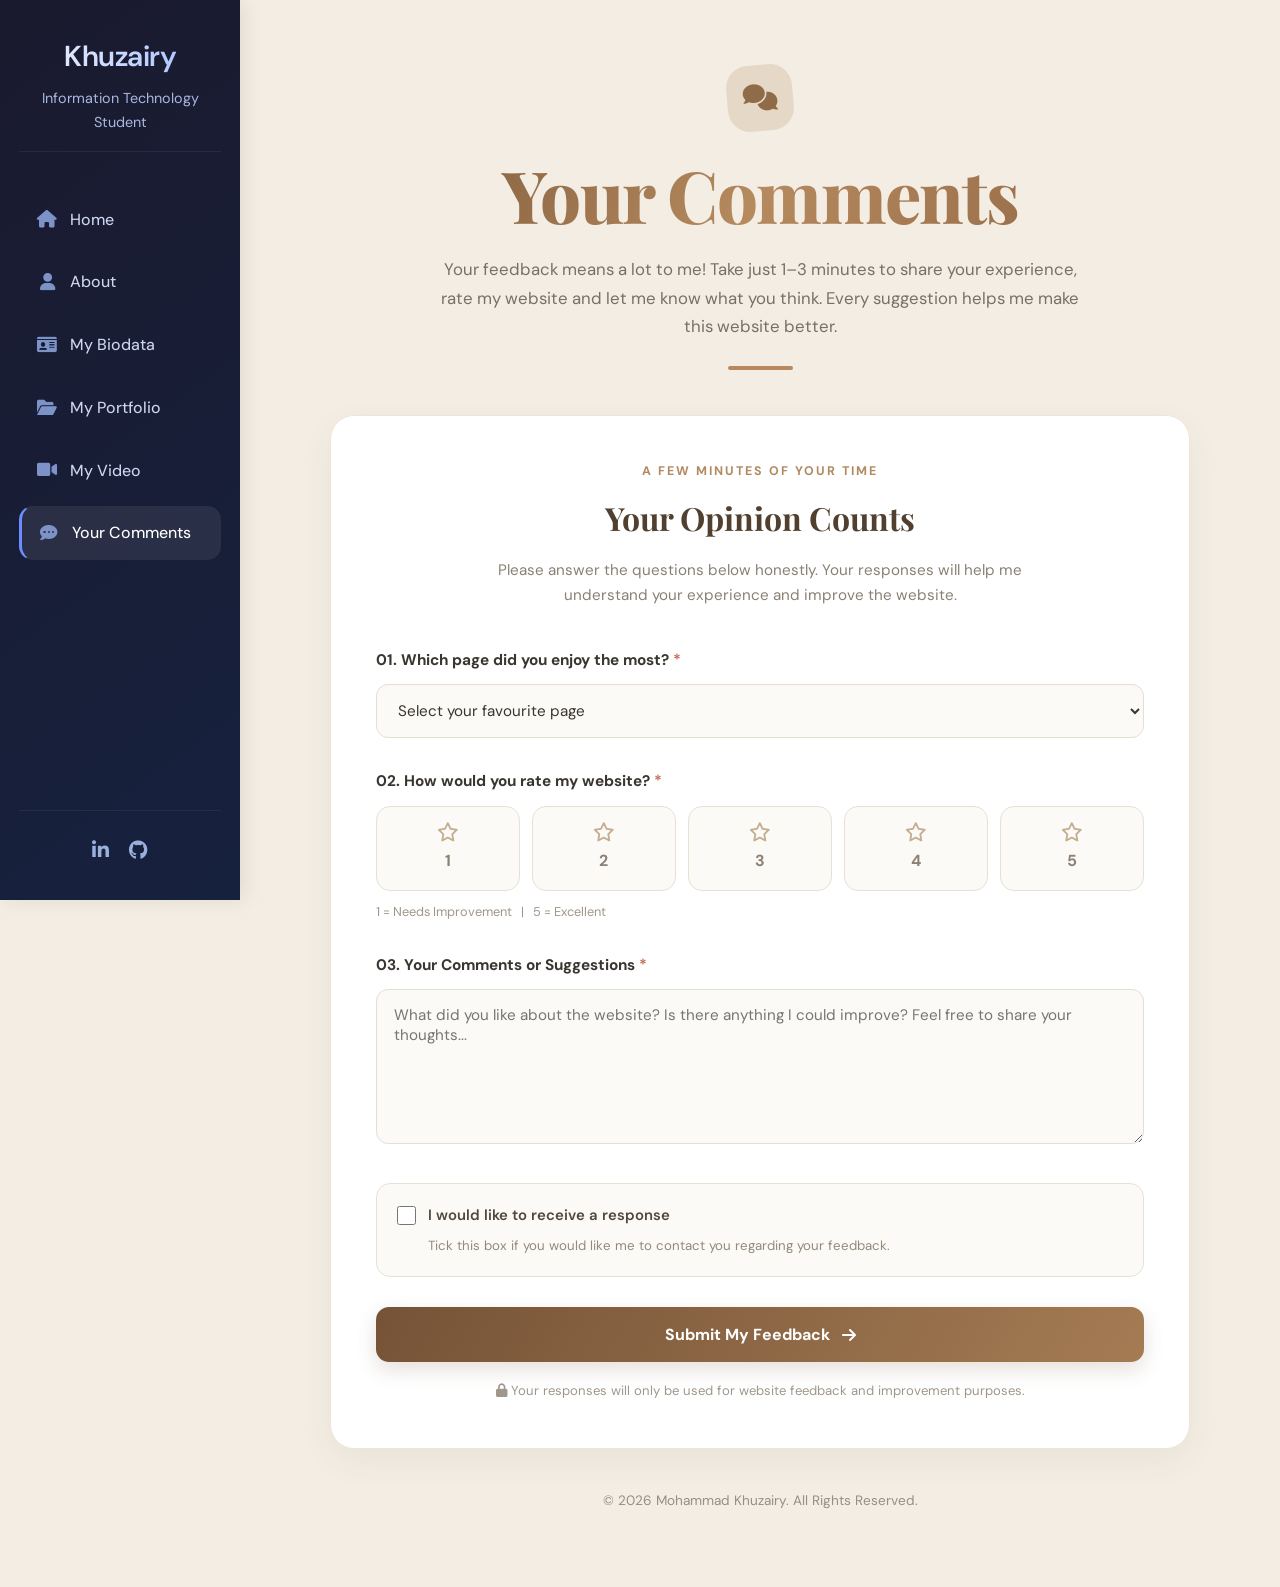
<file: comments.html>
<!DOCTYPE html>
<html lang="en">
<head>
    <meta charset="UTF-8">
    <meta name="viewport" content="width=device-width, initial-scale=1.0">
    <title>Your Comments | Khuzairy</title>

    <link rel="stylesheet" href="https://cdnjs.cloudflare.com/ajax/libs/font-awesome/6.0.0-beta3/css/all.min.css">
    <link href="https://fonts.googleapis.com/css2?family=DM+Sans:wght@400;500;600;700&family=Playfair+Display:wght@600;700;800&display=swap" rel="stylesheet">

    <style>
        * {
            margin: 0;
            padding: 0;
            box-sizing: border-box;
        }

        body {
            font-family: 'DM Sans', sans-serif;
            background: #f3ede3;
            color: #292b36;
            line-height: 1.7;
        }

        /* SIDEBAR - ORIGINAL DESIGN */

        .sidebar {
            width: 240px;
            height: 100vh;
            background: linear-gradient(145deg, #1a1a2e, #16213e);
            color: #f0f0f5;
            padding: 2rem 1.2rem;
            position: fixed;
            top: 0;
            left: 0;
            display: flex;
            flex-direction: column;
            align-items: center;
            text-align: center;
            box-shadow: 4px 0 20px rgba(0, 0, 0, 0.08);
            z-index: 10;
            overflow-y: auto;
            transition: all 0.2s;
        }

        .sidebar h2 {
            font-size: 1.8rem;
            font-weight: 600;
            letter-spacing: -0.5px;
            margin-bottom: 0.3rem;
            background: linear-gradient(to right, #e0e7ff, #b1c9ff);
            -webkit-background-clip: text;
            background-clip: text;
            color: transparent;
        }

        .sidebar .title-tag {
            color: #aab8e0;
            font-size: 0.9rem;
            font-weight: 400;
            margin-bottom: 2rem;
            border-bottom: 1px solid rgba(255, 255, 255, 0.06);
            padding-bottom: 1rem;
            width: 100%;
        }

        .sidebar-nav {
            width: 100%;
            display: flex;
            flex-direction: column;
            gap: 0.5rem;
            margin-top: 0.5rem;
        }

        .sidebar-nav a {
            display: flex;
            align-items: center;
            gap: 12px;
            color: #ccd6f0;
            text-decoration: none;
            padding: 0.8rem 1rem;
            border-radius: 14px;
            font-weight: 450;
            transition: all 0.2s ease;
            background: transparent;
            border: 1px solid transparent;
        }

        .sidebar-nav a i {
            width: 22px;
            font-size: 1.1rem;
            color: #7d93c7;
            transition: 0.2s;
        }

        .sidebar-nav a:hover {
            background: rgba(255, 255, 255, 0.07);
            color: white;
            border-color: rgba(255, 255, 255, 0.05);
            transform: translateX(4px);
        }

        .sidebar-nav a:hover i {
            color: #b7cdff;
        }

        .sidebar-nav a.active {
            background: rgba(255, 255, 255, 0.08);
            color: white;
            border-left: 3px solid #6d8cff;
        }

        .sidebar .social-links {
            margin-top: auto;
            padding-top: 1.5rem;
            display: flex;
            gap: 1.2rem;
            font-size: 1.2rem;
            color: #859bc9;
            border-top: 1px solid rgba(255, 255, 255, 0.06);
            width: 100%;
            justify-content: center;
        }

        .sidebar .social-links a {
            color: #9aafdb;
            transition: 0.2s;
        }

        .sidebar .social-links a:hover {
            color: white;
            transform: scale(1.1);
        }

        /* MOBILE MENU */

        .menu-toggle {
            display: none;
            position: fixed;
            top: 18px;
            right: 18px;
            z-index: 20;
            background: #1a1a2e;
            color: white;
            border: none;
            width: 44px;
            height: 44px;
            border-radius: 12px;
            font-size: 1.2rem;
            cursor: pointer;
        }

        /* MAIN LAYOUT */

        .main-content {
            margin-left: 240px;
            min-height: 100vh;
            padding: 65px 7%;
        }

        .page-container {
            width: 100%;
            max-width: 1000px;
            margin: auto;
        }

        /* PAGE HEADER */

        .page-header {
            text-align: center;
            margin-bottom: 45px;
            animation: fadeUp 0.8s ease;
        }

        .header-icon {
            width: 66px;
            height: 66px;
            display: flex;
            align-items: center;
            justify-content: center;
            margin: 0 auto 20px;
            background: #e5d8c6;
            color: #906b48;
            border-radius: 22px;
            font-size: 1.7rem;
            transform: rotate(-5deg);
        }

        .page-header h1 {
            font-family: 'Playfair Display', serif;
            font-size: clamp(3rem, 6vw, 4.5rem);
            font-weight: 800;
            letter-spacing: -1.5px;
            line-height: 1.2;
            margin-bottom: 18px;
            background: linear-gradient(120deg, #765337, #b68a5e, #8b6241);
            -webkit-background-clip: text;
            background-clip: text;
            color: transparent;
        }

        .page-header p {
            max-width: 650px;
            margin: auto;
            color: #777064;
            font-size: 1.05rem;
        }

        .header-line {
            width: 65px;
            height: 4px;
            background: #b68a5e;
            border-radius: 20px;
            margin: 25px auto 0;
        }

        /* QR CODE SECTION - UPDATED */

        .qr-section {
            background: white;
            border-radius: 24px;
            padding: 40px 35px;
            margin-bottom: 35px;
            display: flex;
            flex-direction: column;
            align-items: center;
            text-align: center;
            gap: 0;
            border: 1px solid #eee5d9;
            box-shadow: 0 12px 35px rgba(91, 68, 43, 0.06);
            animation: fadeUp 0.9s ease;
        }

        .qr-content {
            width: 100%;
            max-width: 600px;
            display: flex;
            flex-direction: column;
            align-items: center;
            order: 2;
        }

        .qr-tag {
            display: inline-flex;
            align-items: center;
            gap: 8px;
            background: #f5eee4;
            color: #94704d;
            padding: 7px 13px;
            border-radius: 30px;
            font-size: 0.78rem;
            font-weight: 700;
            letter-spacing: 1px;
            text-transform: uppercase;
            margin-bottom: 20px;
        }

        .qr-content h2 {
            font-family: 'Playfair Display', serif;
            font-size: 2rem;
            color: #39332d;
            margin-bottom: 12px;
        }

        .qr-content p {
            color: #82796e;
            font-size: 0.98rem;
            line-height: 1.8;
            max-width: 500px;
        }

        .qr-instruction {
            margin-top: 20px;
            display: inline-flex;
            align-items: center;
            justify-content: center;
            gap: 9px;
            color: #a17b53;
            background: #f5eee4;
            padding: 11px 19px;
            border-radius: 30px;
            font-size: 0.88rem;
            font-weight: 600;
        }

        .qr-image-wrapper {
            width: 320px;
            height: 320px;
            max-width: 100%;
            flex-shrink: 0;
            background: #faf8f4;
            border: 2px dashed #d6c2a8;
            border-radius: 22px;
            padding: 12px;
            display: flex;
            align-items: center;
            justify-content: center;
            margin-bottom: 28px;
            order: 1;
        }

        .qr-image-wrapper img {
            width: 100%;
            height: 100%;
            object-fit: contain;
            border-radius: 10px;
        }

        /* FORM SECTION - ORIGINAL CSS UNCHANGED */

        .form-section {
            background: white;
            padding: 45px;
            border-radius: 24px;
            border: 1px solid #eee5d9;
            box-shadow: 0 12px 35px rgba(91, 68, 43, 0.06);
            animation: fadeUp 1s ease;
        }

        .form-heading {
            text-align: center;
            margin-bottom: 38px;
        }

        .form-heading .small-title {
            color: #b18a62;
            font-size: 0.78rem;
            font-weight: 700;
            letter-spacing: 2px;
            text-transform: uppercase;
            margin-bottom: 9px;
        }

        .form-heading h2 {
            font-family: 'Playfair Display', serif;
            font-size: 2rem;
            color: #51402f;
            margin-bottom: 12px;
        }

        .form-description {
            color: #898074;
            font-size: 0.95rem;
            max-width: 600px;
            margin: auto;
        }

        .form-group {
            margin-bottom: 30px;
        }

        .form-label {
            display: block;
            color: #39352f;
            font-size: 0.96rem;
            font-weight: 700;
            margin-bottom: 11px;
        }

        .required {
            color: #c56d5e;
        }

        /* INPUTS */

        .form-group input[type="email"],
        .form-group select,
        .form-group textarea {
            width: 100%;
            padding: 15px 17px;
            border: 1px solid #e5ded3;
            border-radius: 12px;
            background: #fcfaf7;
            color: #39352f;
            font-family: 'DM Sans', sans-serif;
            font-size: 0.95rem;
            outline: none;
            transition: all 0.25s ease;
        }

        .form-group select {
            cursor: pointer;
        }

        .form-group select:focus,
        .form-group input[type="email"]:focus,
        .form-group textarea:focus {
            border-color: #b68a5e;
            background: white;
            box-shadow: 0 0 0 4px rgba(182, 138, 94, 0.12);
        }

        .form-group textarea {
            min-height: 155px;
            resize: vertical;
        }

        /* RATING */

        .rating-options {
            display: grid;
            grid-template-columns: repeat(5, 1fr);
            gap: 12px;
        }

        .rating-options input {
            position: absolute;
            opacity: 0;
            pointer-events: none;
        }

        .rating-options label {
            display: flex;
            flex-direction: column;
            align-items: center;
            justify-content: center;
            gap: 6px;
            min-height: 85px;
            border: 1px solid #e8e0d5;
            background: #fcfaf7;
            border-radius: 14px;
            color: #8c8174;
            cursor: pointer;
            transition: all 0.2s ease;
            font-weight: 700;
        }

        .rating-options label i {
            font-size: 1.2rem;
            color: #c4ad8e;
        }

        .rating-options label:hover {
            border-color: #b68a5e;
            transform: translateY(-3px);
        }

        .rating-options input:checked + label {
            background: #f3e8d9;
            border-color: #b68a5e;
            color: #765337;
            box-shadow: 0 5px 15px rgba(182, 138, 94, 0.12);
        }

        .rating-options input:checked + label i {
            color: #a87946;
        }

        .rating-options input:focus-visible + label {
            outline: 3px solid rgba(182, 138, 94, 0.35);
            outline-offset: 3px;
        }

        .rating-hint {
            color: #a0978b;
            font-size: 0.8rem;
            margin-top: 10px;
        }

        /* EMAIL RESPONSE OPTION */

        .response-option {
            padding: 19px 20px;
            border: 1px solid #e8e0d5;
            background: #fcfaf7;
            border-radius: 14px;
        }

        .response-checkbox {
            display: flex;
            align-items: center;
            gap: 12px;
            cursor: pointer;
            color: #51483d;
            font-size: 0.93rem;
            font-weight: 600;
        }

        .response-checkbox input {
            width: 19px;
            height: 19px;
            accent-color: #94704d;
            cursor: pointer;
            flex-shrink: 0;
        }

        .response-description {
            color: #93897c;
            font-size: 0.83rem;
            margin: 7px 0 0 31px;
        }

        .email-field {
            margin-top: 20px;
            display: none;
            animation: fadeUp 0.3s ease;
        }

        .email-field.show {
            display: block;
        }

        .email-field label {
            display: block;
            color: #51483d;
            font-size: 0.9rem;
            font-weight: 700;
            margin-bottom: 9px;
        }

        /* SUBMIT BUTTON */

        .submit-button {
            display: flex;
            align-items: center;
            justify-content: center;
            gap: 12px;
            width: 100%;
            padding: 17px 22px;
            background: linear-gradient(120deg, #765337, #a47b53);
            color: white;
            border: none;
            border-radius: 13px;
            font-family: 'DM Sans', sans-serif;
            font-size: 1rem;
            font-weight: 700;
            cursor: pointer;
            box-shadow: 0 8px 20px rgba(118, 83, 55, 0.18);
            transition: all 0.25s ease;
        }

        .submit-button:hover {
            transform: translateY(-3px);
            box-shadow: 0 12px 25px rgba(118, 83, 55, 0.25);
            background: linear-gradient(120deg, #65452d, #906b48);
        }

        .submit-button i {
            transition: transform 0.2s ease;
        }

        .submit-button:hover i {
            transform: translateX(4px);
        }

        .privacy-note {
            color: #a0978b;
            font-size: 0.82rem;
            text-align: center;
            margin-top: 18px;
        }

        /* FOOTER */

        .footer {
            text-align: center;
            color: #998e80;
            font-size: 0.85rem;
            padding: 40px 0 10px;
        }

        /* ANIMATIONS */

        @keyframes fadeUp {
            from {
                opacity: 0;
                transform: translateY(25px);
            }

            to {
                opacity: 1;
                transform: translateY(0);
            }
        }

        /* RESPONSIVE */

        @media (max-width: 768px) {
            .menu-toggle {
                display: block;
            }

            .sidebar {
                transform: translateX(-100%);
                transition: transform 0.3s ease;
            }

            .sidebar.open {
                transform: translateX(0);
            }

            .main-content {
                margin-left: 0;
                padding: 90px 25px 40px;
            }

            /* QR SECTION RESPONSIVE */

            .qr-section {
                padding: 30px 25px;
            }

            .qr-image-wrapper {
                width: 280px;
                height: 280px;
            }

            .qr-content h2 {
                font-size: 1.8rem;
            }

            .qr-content p {
                font-size: 0.93rem;
            }

            .form-section {
                padding: 32px 25px;
            }
        }

        @media (max-width: 480px) {
            .main-content {
                padding: 85px 17px 30px;
            }

            .page-header h1 {
                font-size: 2.8rem;
            }

            /* QR SECTION RESPONSIVE */

            .qr-section {
                padding: 25px 18px;
            }

            .qr-image-wrapper {
                width: 240px;
                height: 240px;
            }

            .qr-content h2 {
                font-size: 1.55rem;
            }

            .qr-content p {
                font-size: 0.9rem;
            }

            .qr-instruction {
                font-size: 0.8rem;
                padding: 10px 14px;
            }

            .form-section {
                padding: 27px 19px;
            }

            .form-heading h2 {
                font-size: 1.7rem;
            }

            .rating-options {
                gap: 7px;
            }

            .rating-options label {
                min-height: 70px;
                font-size: 0.9rem;
            }

            .rating-options label i {
                font-size: 1rem;
            }
        }
    </style>
</head>

<body>

    <!-- MOBILE MENU -->
    <button class="menu-toggle" id="menuToggle" aria-label="Toggle navigation">
        <i class="fas fa-bars"></i>
    </button>

    <!-- SIDEBAR -->
    <aside class="sidebar" id="sidebar">

        <h2>Khuzairy</h2>
        <div class="title-tag">Information Technology Student</div>

        <nav class="sidebar-nav">
            <a href="index.html">
                <i class="fas fa-home"></i>
                <span>Home</span>
            </a>

            <a href="about.html">
                <i class="fas fa-user"></i>
                <span>About</span>
            </a>

            <a href="biodata.html">
                <i class="fas fa-id-card"></i>
                <span>My Biodata</span>
            </a>

            <a href="portfolio.html">
                <i class="fas fa-folder-open"></i>
                <span>My Portfolio</span>
            </a>

            <a href="video.html">
                <i class="fas fa-video"></i>
                <span>My Video</span>
            </a>

            <a href="comments.html" class="active">
                <i class="fas fa-comment-dots"></i>
                <span>Your Comments</span>
            </a>
        </nav>

        <div class="social-links">
            <a href="https://www.linkedin.com/in/mohdkhuzairy"
               target="_blank" rel="noopener noreferrer" aria-label="LinkedIn">
                <i class="fab fa-linkedin-in"></i>
            </a>

            <a href="https://github.com/MohdKhuzairyy"
               target="_blank" rel="noopener noreferrer" aria-label="GitHub">
                <i class="fab fa-github"></i>
            </a>

        </div>

    </aside>

    <!-- MAIN CONTENT -->
    <main class="main-content">

        <div class="page-container">

            <!-- PAGE HEADER -->
            <header class="page-header">

                <div class="header-icon">
                    <i class="fas fa-comments"></i>
                </div>

                <h1>Your Comments</h1>

                <p>
                    Your feedback means a lot to me! Take just 1–3 minutes
                    to share your experience, rate my website and let me
                    know what you think. Every suggestion helps me make
                    this website better.
                </p>

                <div class="header-line"></div>

            </header>

            <!-- FEEDBACK FORM - ORIGINAL STRUCTURE UNCHANGED -->
            <section class="form-section">

                <div class="form-heading">

                    <p class="small-title">A Few Minutes of Your Time</p>

                    <h2>Your Opinion Counts</h2>

                    <p class="form-description">
                        Please answer the questions below honestly.
                        Your responses will help me understand your
                        experience and improve the website.
                    </p>

                </div>

                <form action="https://formspree.io/f/mgakzqyg" method="POST">

                    <!-- SPAM PROTECTION -->
                    <input type="text" name="_gotcha" style="display:none">

                    <!-- FAVOURITE PAGE -->
                    <div class="form-group">

                        <label for="favourite-page" class="form-label">
                            01. Which page did you enjoy the most?
                            <span class="required">*</span>
                        </label>

                        <select
                            id="favourite-page"
                            name="favourite_page"
                            required
                        >
                            <option value="" disabled selected>
                                Select your favourite page
                            </option>

                            <option value="Homepage">Homepage</option>
                            <option value="About">About</option>
                            <option value="My Biodata">My Biodata</option>
                            <option value="My Portfolio">My Portfolio</option>
                            <option value="My Video">My Video</option>
                            <option value="ParkMana">ParkMana Project</option>
                            <option value="BPPI UMS Website">BPPI UMS Website</option>
                            <option value="My Activities">My Activities</option>
                            <option value="All of it">All of it</option>
                        </select>

                    </div>

                    <!-- WEBSITE RATING -->
                    <div class="form-group">

                        <span class="form-label">
                            02. How would you rate my website?
                            <span class="required">*</span>
                        </span>

                        <div class="rating-options">

                            <div>
                                <input type="radio" id="rating1" name="rating" value="1" required>
                                <label for="rating1">
                                    <i class="far fa-star"></i>
                                    1
                                </label>
                            </div>

                            <div>
                                <input type="radio" id="rating2" name="rating" value="2">
                                <label for="rating2">
                                    <i class="far fa-star"></i>
                                    2
                                </label>
                            </div>

                            <div>
                                <input type="radio" id="rating3" name="rating" value="3">
                                <label for="rating3">
                                    <i class="far fa-star"></i>
                                    3
                                </label>
                            </div>

                            <div>
                                <input type="radio" id="rating4" name="rating" value="4">
                                <label for="rating4">
                                    <i class="far fa-star"></i>
                                    4
                                </label>
                            </div>

                            <div>
                                <input type="radio" id="rating5" name="rating" value="5">
                                <label for="rating5">
                                    <i class="far fa-star"></i>
                                    5
                                </label>
                            </div>

                        </div>

                        <p class="rating-hint">
                            1 = Needs Improvement &nbsp; | &nbsp; 5 = Excellent
                        </p>

                    </div>

                    <!-- COMMENTS -->
                    <div class="form-group">

                        <label for="comments" class="form-label">
                            03. Your Comments or Suggestions
                            <span class="required">*</span>
                        </label>

                        <textarea
                            id="comments"
                            name="comments"
                            placeholder="What did you like about the website? Is there anything I could improve? Feel free to share your thoughts..."
                            required
                        ></textarea>

                    </div>

                    <!-- OPTIONAL EMAIL RESPONSE -->
                    <div class="form-group">

                        <div class="response-option">

                            <label class="response-checkbox" for="request-response">
                                <input
                                    type="checkbox"
                                    id="request-response"
                                    name="request_response"
                                    value="Yes"
                                >

                                <span>
                                    I would like to receive a response
                                </span>
                            </label>

                            <p class="response-description">
                                Tick this box if you would like me to
                                contact you regarding your feedback.
                            </p>

                            <div class="email-field" id="email-field">

                                <label for="email">
                                    Your Email Address
                                    <span class="required">*</span>
                                </label>

                                <input
                                    type="email"
                                    id="email"
                                    name="email"
                                    placeholder="example@email.com"
                                    disabled
                                >

                            </div>

                        </div>

                    </div>

                    <!-- SUBMIT -->
                    <button type="submit" class="submit-button">
                        Submit My Feedback
                        <i class="fas fa-arrow-right"></i>
                    </button>

                    <p class="privacy-note">
                        <i class="fas fa-lock"></i>
                        Your responses will only be used for website
                        feedback and improvement purposes.
                    </p>

                </form>

            </section>

            <!-- FOOTER -->
            <footer class="footer">
                <p>
                    &copy; <span id="year"></span>
                    Mohammad Khuzairy. All Rights Reserved.
                </p>
            </footer>

        </div>

    </main>

    <script>
        // MOBILE SIDEBAR
        const menuToggle = document.getElementById("menuToggle");
        const sidebar = document.getElementById("sidebar");

        menuToggle.addEventListener("click", function () {
            sidebar.classList.toggle("open");

            const icon = menuToggle.querySelector("i");

            if (sidebar.classList.contains("open")) {
                icon.classList.remove("fa-bars");
                icon.classList.add("fa-times");
            } else {
                icon.classList.remove("fa-times");
                icon.classList.add("fa-bars");
            }
        });

        document.querySelectorAll(".sidebar-nav a").forEach(link => {
            link.addEventListener("click", function () {
                sidebar.classList.remove("open");

                const icon = menuToggle.querySelector("i");
                icon.classList.remove("fa-times");
                icon.classList.add("fa-bars");
            });
        });

        // OPTIONAL EMAIL FIELD
        const responseCheckbox = document.getElementById("request-response");
        const emailField = document.getElementById("email-field");
        const emailInput = document.getElementById("email");

        responseCheckbox.addEventListener("change", function () {
            if (this.checked) {
                emailField.classList.add("show");
                emailInput.disabled = false;
                emailInput.required = true;
            } else {
                emailField.classList.remove("show");
                emailInput.disabled = true;
                emailInput.required = false;
                emailInput.value = "";
            }
        });

        // UPDATE FOOTER YEAR
        document.getElementById("year").textContent = new Date().getFullYear();
    </script>

</body>
</html>
</file>
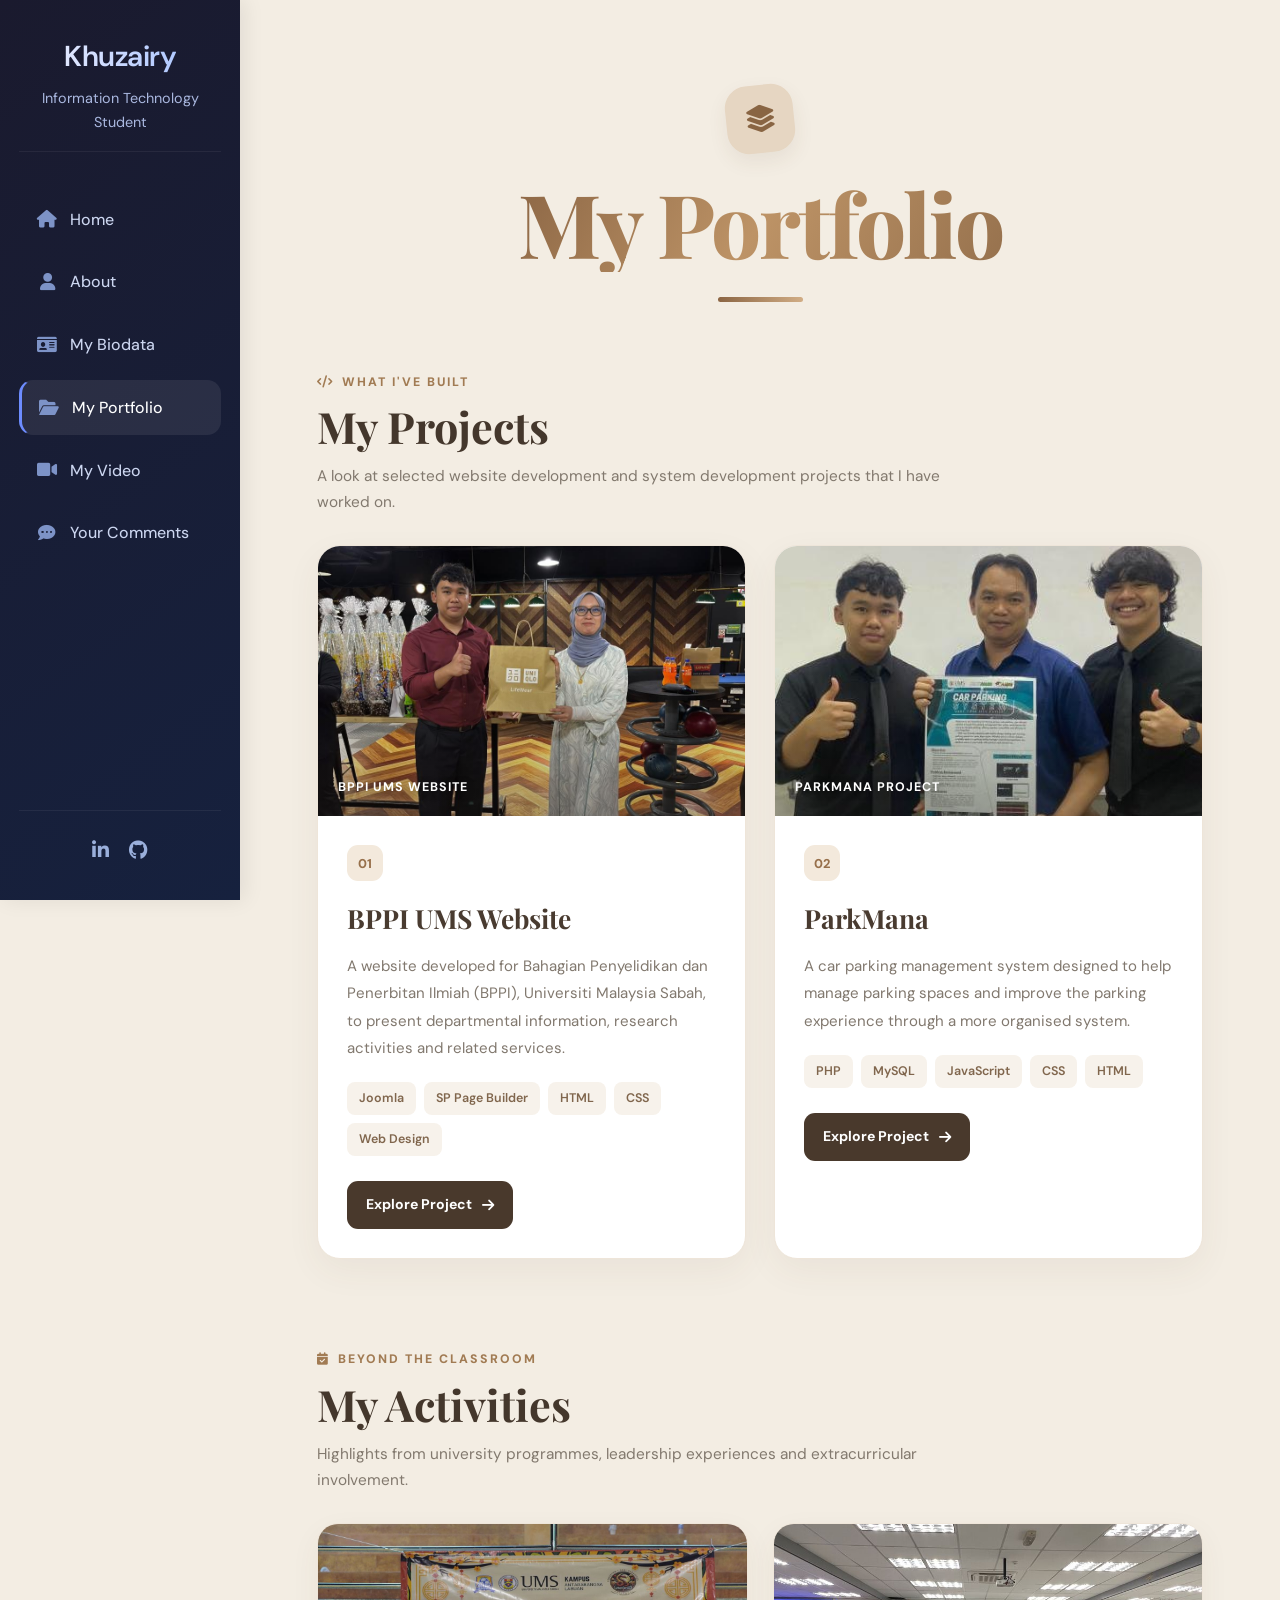
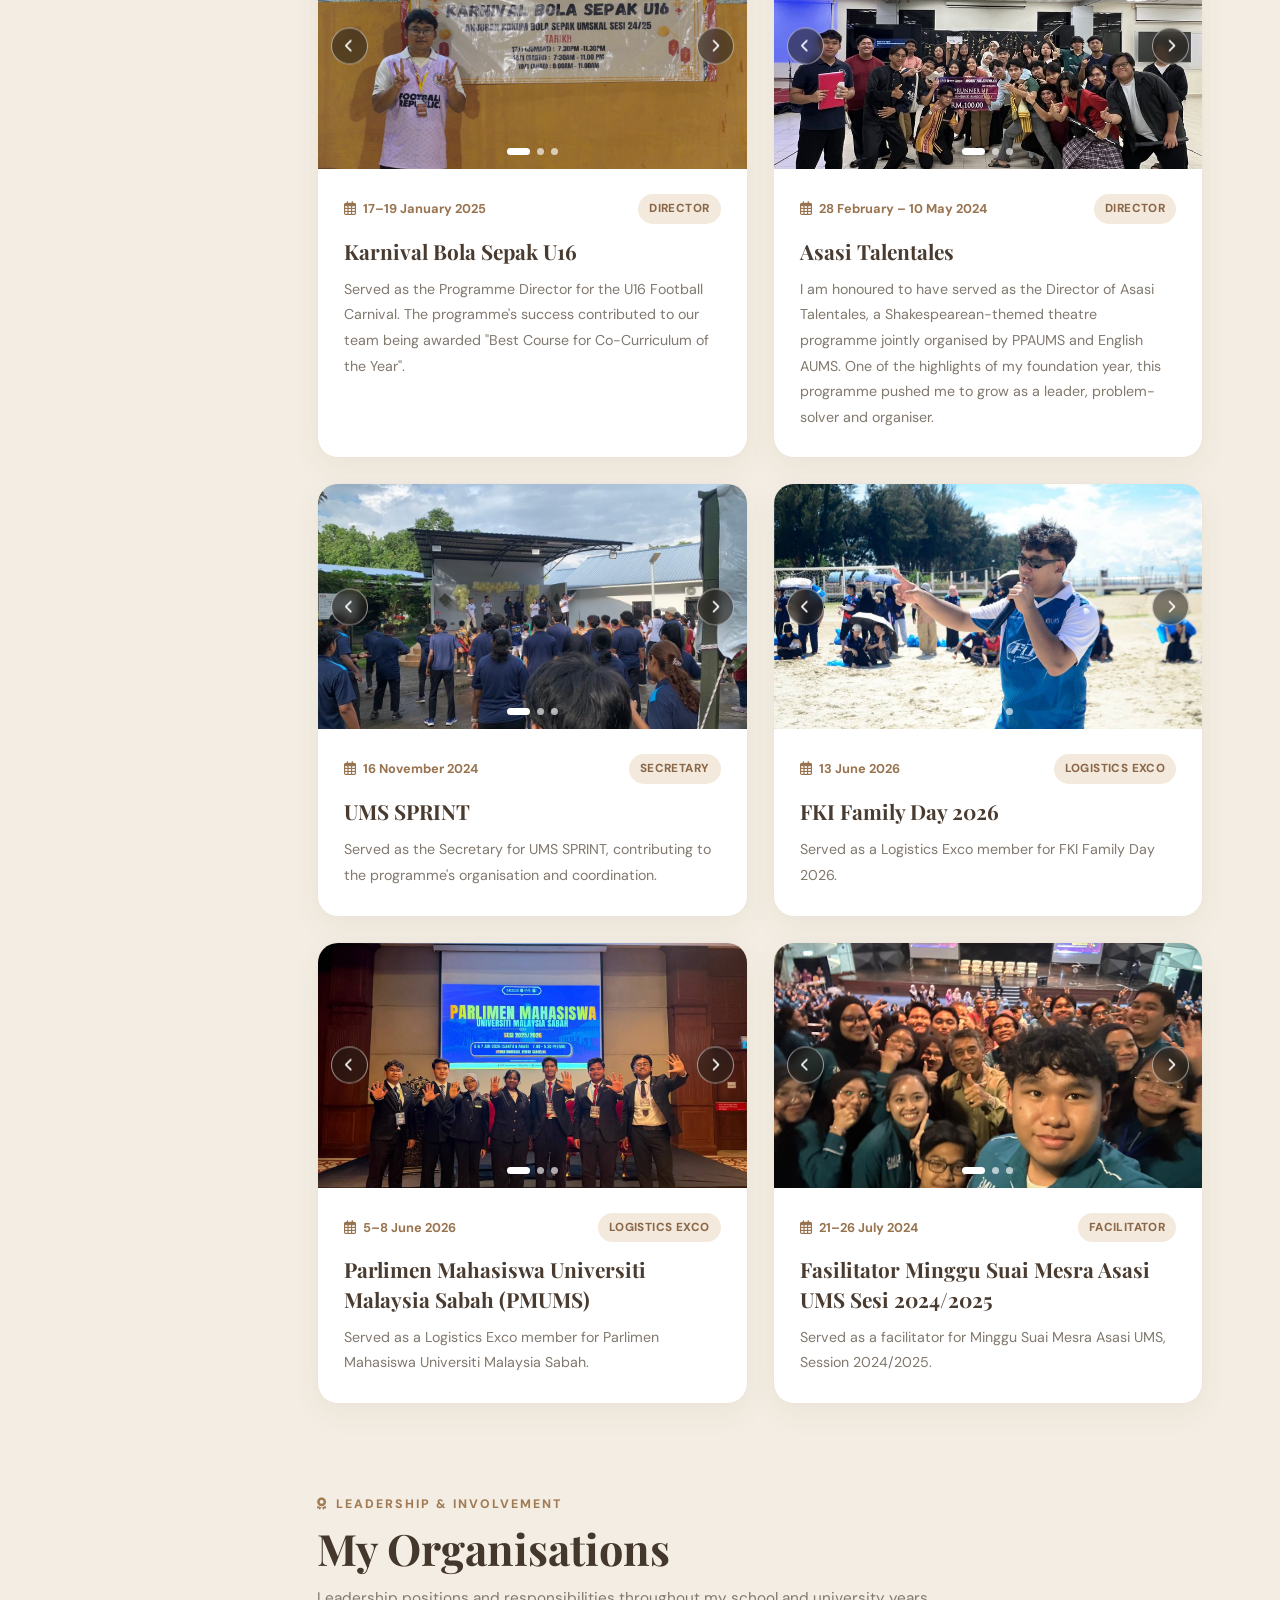
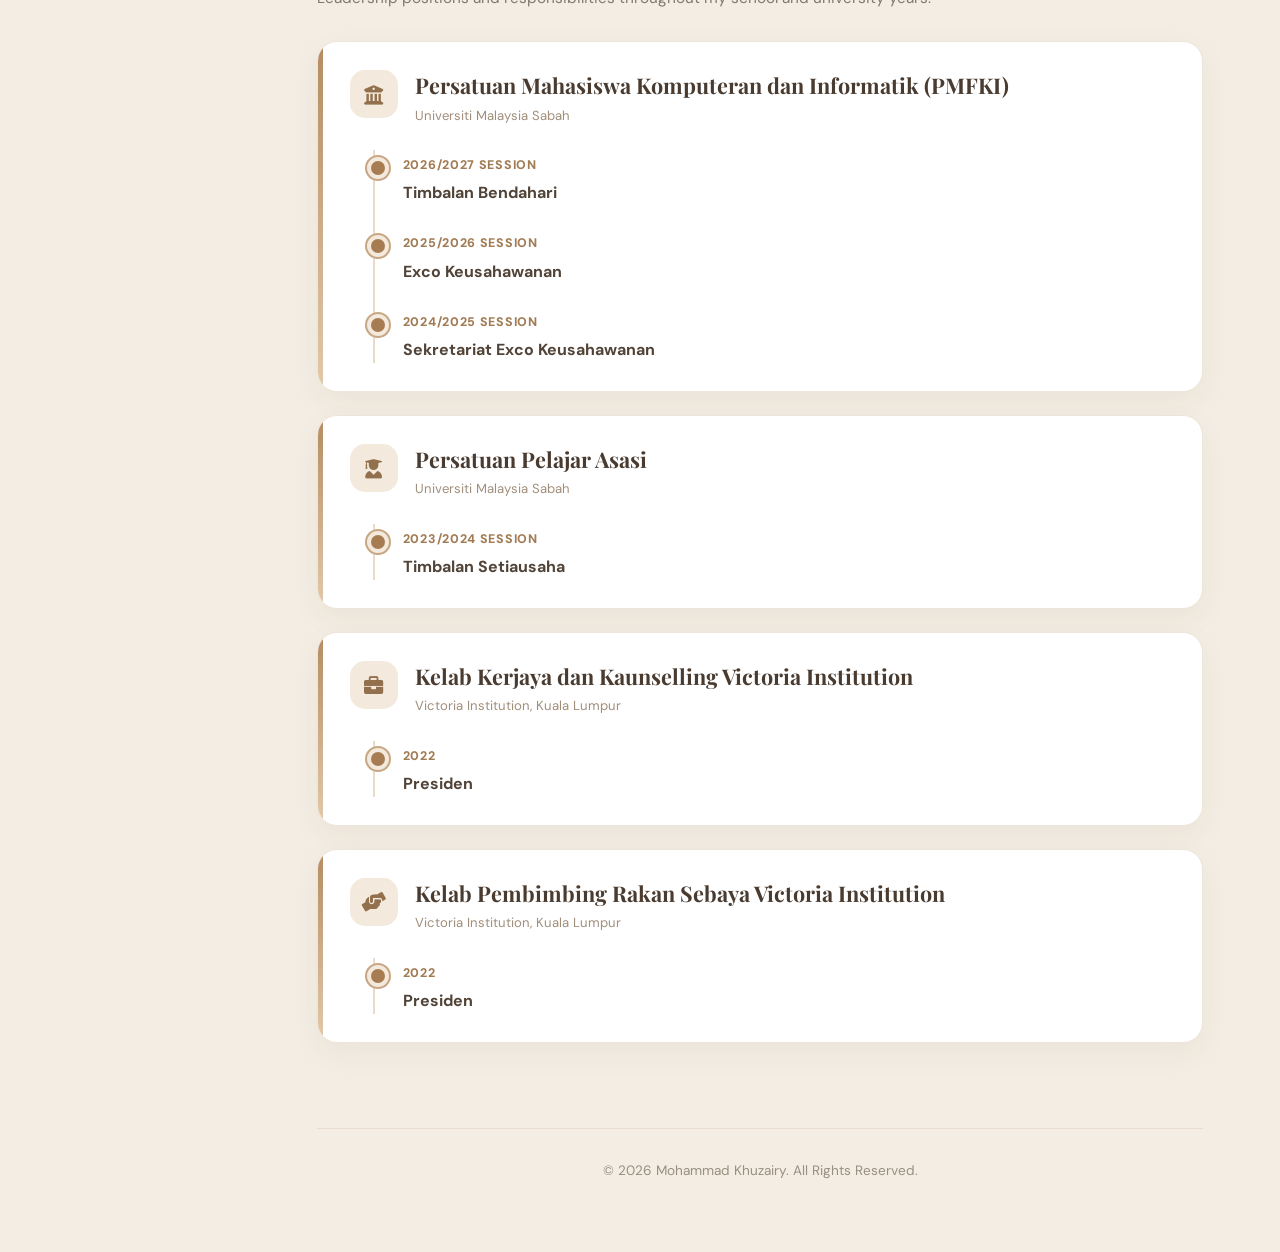
<file: portfolio.html>
<!DOCTYPE html>
<html lang="en">
<head>
    <meta charset="UTF-8">
    <meta name="viewport" content="width=device-width, initial-scale=1.0">
    <title>My Portfolio | Khuzairy</title>

    <link rel="stylesheet" href="https://cdnjs.cloudflare.com/ajax/libs/font-awesome/6.0.0-beta3/css/all.min.css">

    <link href="https://fonts.googleapis.com/css2?family=DM+Sans:wght@400;500;600;700;800&family=Playfair+Display:wght@600;700;800&display=swap" rel="stylesheet">

    <style>
        * {
            margin: 0;
            padding: 0;
            box-sizing: border-box;
        }

        html {
            scroll-behavior: smooth;
        }

        body {
            font-family: 'DM Sans', sans-serif;
            background: #f3ede3;
            color: #292b36;
            line-height: 1.7;
        }

        /* =========================================
           SIDEBAR - ORIGINAL DESIGN
        ========================================= */

        .sidebar {
            width: 240px;
            height: 100vh;
            background: linear-gradient(145deg, #1a1a2e, #16213e);
            color: #f0f0f5;
            padding: 2rem 1.2rem;
            position: fixed;
            top: 0;
            left: 0;
            display: flex;
            flex-direction: column;
            align-items: center;
            text-align: center;
            box-shadow: 4px 0 20px rgba(0, 0, 0, 0.08);
            z-index: 10;
            overflow-y: auto;
            transition: all 0.2s;
        }

        .sidebar h2 {
            font-size: 1.8rem;
            font-weight: 600;
            letter-spacing: -0.5px;
            margin-bottom: 0.3rem;
            background: linear-gradient(to right, #e0e7ff, #b1c9ff);
            -webkit-background-clip: text;
            background-clip: text;
            color: transparent;
        }

        .sidebar .title-tag {
            color: #aab8e0;
            font-size: 0.9rem;
            font-weight: 400;
            margin-bottom: 2rem;
            border-bottom: 1px solid rgba(255, 255, 255, 0.06);
            padding-bottom: 1rem;
            width: 100%;
        }

        .sidebar-nav {
            width: 100%;
            display: flex;
            flex-direction: column;
            gap: 0.5rem;
            margin-top: 0.5rem;
        }

        .sidebar-nav a {
            display: flex;
            align-items: center;
            gap: 12px;
            color: #ccd6f0;
            text-decoration: none;
            padding: 0.8rem 1rem;
            border-radius: 14px;
            font-weight: 450;
            transition: all 0.2s ease;
            background: transparent;
            border: 1px solid transparent;
        }

        .sidebar-nav a i {
            width: 22px;
            font-size: 1.1rem;
            color: #7d93c7;
            transition: 0.2s;
        }

        .sidebar-nav a:hover {
            background: rgba(255, 255, 255, 0.07);
            color: white;
            border-color: rgba(255, 255, 255, 0.05);
            transform: translateX(4px);
        }

        .sidebar-nav a:hover i {
            color: #b7cdff;
        }

        .sidebar-nav a.active {
            background: rgba(255, 255, 255, 0.08);
            color: white;
            border-left: 3px solid #6d8cff;
        }

        .sidebar .social-links {
            margin-top: auto;
            padding-top: 1.5rem;
            display: flex;
            gap: 1.2rem;
            font-size: 1.2rem;
            color: #859bc9;
            border-top: 1px solid rgba(255, 255, 255, 0.06);
            width: 100%;
            justify-content: center;
        }

        .sidebar .social-links a {
            color: #9aafdb;
            transition: 0.2s;
        }

        .sidebar .social-links a:hover {
            color: white;
            transform: scale(1.1);
        }

        /* MOBILE MENU */

        .menu-toggle {
            display: none;
            position: fixed;
            top: 18px;
            right: 18px;
            z-index: 20;
            background: #1a1a2e;
            color: white;
            border: none;
            width: 44px;
            height: 44px;
            border-radius: 12px;
            font-size: 1.2rem;
            cursor: pointer;
        }

        /* =========================================
           MAIN LAYOUT
        ========================================= */

        .main-content {
            margin-left: 240px;
            min-height: 100vh;
            padding: 60px 6%;
        }

        .page-container {
            width: 100%;
            max-width: 1200px;
            margin: auto;
        }

        /* =========================================
           PAGE HEADER
        ========================================= */

        .page-header {
            text-align: center;
            padding: 25px 0 65px;
            animation: fadeInUp 0.8s ease;
        }

        .header-decoration {
            display: inline-flex;
            align-items: center;
            justify-content: center;
            width: 68px;
            height: 68px;
            border-radius: 22px;
            background: #e6d6c2;
            color: #896543;
            font-size: 1.7rem;
            margin-bottom: 22px;
            transform: rotate(-6deg);
            box-shadow: 0 8px 20px rgba(91, 68, 43, 0.08);
        }

        .page-header h1 {
            font-family: 'Playfair Display', serif;
            font-size: clamp(3.5rem, 7vw, 5.5rem);
            font-weight: 800;
            line-height: 1.1;
            letter-spacing: -2px;
            color: #765337;
            background: linear-gradient(120deg, #68462d, #bd9366, #79583b);
            -webkit-background-clip: text;
            background-clip: text;
            -webkit-text-fill-color: transparent;
        }

        .heading-decoration {
            width: 85px;
            height: 5px;
            border-radius: 20px;
            background: linear-gradient(90deg, #8b6543, #d1ad85);
            margin: 25px auto 0;
        }

        /* =========================================
           SECTION HEADINGS
        ========================================= */

        .content-section {
            margin-bottom: 85px;
            scroll-margin-top: 35px;
        }

        .section-heading {
            margin-bottom: 30px;
        }

        .section-heading .section-label {
            display: inline-flex;
            align-items: center;
            gap: 8px;
            color: #a17b53;
            font-size: 0.77rem;
            font-weight: 800;
            letter-spacing: 2px;
            text-transform: uppercase;
            margin-bottom: 9px;
        }

        .section-heading h2 {
            font-family: 'Playfair Display', serif;
            color: #44372c;
            font-size: clamp(2rem, 4vw, 2.7rem);
            line-height: 1.2;
        }

        .section-heading p {
            color: #82796e;
            font-size: 0.96rem;
            margin-top: 10px;
            max-width: 650px;
        }

        /* =========================================
           PROJECT CARDS
        ========================================= */

        .project-grid {
            display: grid;
            grid-template-columns: repeat(2, minmax(0, 1fr));
            gap: 28px;
        }

        .project-card {
            background: #ffffff;
            border-radius: 23px;
            overflow: hidden;
            border: 1px solid #eee5d9;
            box-shadow: 0 12px 35px rgba(91, 68, 43, 0.06);
            transition: transform 0.35s ease, box-shadow 0.35s ease;
        }

        .project-card:hover {
            transform: translateY(-8px);
            box-shadow: 0 20px 45px rgba(91, 68, 43, 0.12);
        }

        .project-image {
            height: 270px;
            position: relative;
            overflow: hidden;
            background: linear-gradient(135deg, #ded0bd, #f2e9dd);
        }

        .project-image img {
            width: 100%;
            height: 100%;
            object-fit: cover;
            display: block;
            transition: transform 0.6s ease;
        }

        .project-card:hover .project-image img {
            transform: scale(1.05);
        }

        .image-overlay {
            position: absolute;
            inset: 0;
            background: linear-gradient(
                to top,
                rgba(31, 27, 23, 0.35),
                transparent 55%
            );
            pointer-events: none;
        }

        .project-image-label {
            position: absolute;
            bottom: 18px;
            left: 20px;
            color: white;
            font-size: 0.78rem;
            font-weight: 700;
            letter-spacing: 1px;
            text-transform: uppercase;
            text-shadow: 0 2px 8px rgba(0, 0, 0, 0.4);
        }

        .project-content {
            padding: 29px;
        }

        .project-number {
            display: inline-flex;
            align-items: center;
            justify-content: center;
            width: 36px;
            height: 36px;
            border-radius: 11px;
            background: #f3e9dc;
            color: #97704b;
            font-size: 0.8rem;
            font-weight: 800;
            margin-bottom: 15px;
        }

        .project-content h3 {
            font-family: 'Playfair Display', serif;
            color: #493b30;
            font-size: 1.65rem;
            margin-bottom: 12px;
        }

        .project-content p {
            color: #81786e;
            font-size: 0.94rem;
            line-height: 1.8;
            margin-bottom: 20px;
        }

        .project-tags {
            display: flex;
            flex-wrap: wrap;
            gap: 8px;
            margin-bottom: 25px;
        }

        .project-tags span {
            padding: 6px 12px;
            border-radius: 8px;
            background: #f7f2eb;
            color: #80664d;
            font-size: 0.78rem;
            font-weight: 600;
        }

        .project-button {
            display: inline-flex;
            align-items: center;
            gap: 10px;
            padding: 12px 19px;
            background: #49392c;
            color: white;
            text-decoration: none;
            border-radius: 11px;
            font-size: 0.88rem;
            font-weight: 700;
            transition: all 0.25s ease;
        }

        .project-button:hover {
            background: #8d6948;
            transform: translateY(-2px);
        }

        .project-button i {
            transition: transform 0.2s ease;
        }

        .project-button:hover i {
            transform: translateX(4px);
        }

        /* =========================================
           ACTIVITIES
        ========================================= */

        .activities-grid {
            display: grid;
            grid-template-columns: repeat(2, minmax(0, 1fr));
            gap: 25px;
        }

        .activity-card {
            background: #ffffff;
            border: 1px solid #eee5d9;
            border-radius: 21px;
            overflow: hidden;
            box-shadow: 0 10px 30px rgba(91, 68, 43, 0.055);
            transition: transform 0.3s ease, box-shadow 0.3s ease;
        }

        .activity-card:hover {
            transform: translateY(-5px);
            box-shadow: 0 17px 35px rgba(91, 68, 43, 0.1);
        }

        /* ACTIVITY IMAGE CAROUSEL */

        .activity-carousel {
            position: relative;
            height: 245px;
            overflow: hidden;
            background: linear-gradient(135deg, #e4d5c2, #f3e9dc);
        }

        .activity-carousel .carousel-track {
            width: 100%;
            height: 100%;
            position: relative;
        }

        .activity-carousel .carousel-slide {
            position: absolute;
            inset: 0;
            opacity: 0;
            visibility: hidden;
            transition: opacity 0.45s ease, visibility 0.45s ease;
        }

        .activity-carousel .carousel-slide.active {
            opacity: 1;
            visibility: visible;
        }

        .activity-carousel .carousel-slide img {
            width: 100%;
            height: 100%;
            object-fit: cover;
            display: block;
        }

        .carousel-placeholder {
            position: absolute;
            inset: 0;
            display: flex;
            flex-direction: column;
            align-items: center;
            justify-content: center;
            gap: 10px;
            color: #987a5c;
            background: linear-gradient(135deg, #e8dac8, #f5eee5);
            text-align: center;
            padding: 20px;
        }

        .carousel-placeholder i {
            font-size: 2.4rem;
            opacity: 0.75;
        }

        .carousel-placeholder span {
            font-size: 0.78rem;
            font-weight: 700;
            letter-spacing: 1px;
            text-transform: uppercase;
        }

        .carousel-controls {
            position: absolute;
            left: 0;
            right: 0;
            top: 50%;
            transform: translateY(-50%);
            display: flex;
            justify-content: space-between;
            padding: 0 13px;
            pointer-events: none;
        }

        .carousel-arrow {
            width: 37px;
            height: 37px;
            display: flex;
            align-items: center;
            justify-content: center;
            border: 1px solid rgba(255, 255, 255, 0.55);
            border-radius: 50%;
            background: rgba(35, 30, 25, 0.55);
            color: white;
            cursor: pointer;
            pointer-events: auto;
            transition: all 0.2s ease;
            backdrop-filter: blur(5px);
        }

        .carousel-arrow:hover {
            background: #8b6543;
            transform: scale(1.08);
        }

        .carousel-indicators {
            position: absolute;
            bottom: 14px;
            left: 0;
            right: 0;
            display: flex;
            justify-content: center;
            gap: 7px;
        }

        .carousel-dot {
            width: 7px;
            height: 7px;
            border: none;
            border-radius: 20px;
            background: rgba(255, 255, 255, 0.65);
            cursor: pointer;
            transition: all 0.25s ease;
        }

        .carousel-dot.active {
            width: 23px;
            background: white;
        }

        .carousel-slide {
            position: absolute;
            inset: 0;
            overflow: hidden;
        }

        .carousel-slide img {
            width: 100%;
            height: 100%;
            object-fit: cover;
            display: block;
        }

        .carousel-placeholder {
            display: none;
        }

        .carousel-slide.image-error .carousel-placeholder {
            display: flex;
        }

        /* ACTIVITY INFORMATION */

        .activity-content {
            padding: 25px 26px 27px;
        }

        .activity-topline {
            display: flex;
            align-items: center;
            justify-content: space-between;
            gap: 12px;
            margin-bottom: 13px;
            flex-wrap: wrap;
        }

        .activity-date {
            display: inline-flex;
            align-items: center;
            gap: 7px;
            color: #98734f;
            font-size: 0.8rem;
            font-weight: 700;
        }

        .activity-date i {
            font-size: 0.85rem;
        }

        .activity-role {
            padding: 5px 11px;
            border-radius: 30px;
            background: #f3e9dc;
            color: #8a6748;
            font-size: 0.73rem;
            font-weight: 800;
            text-transform: uppercase;
            letter-spacing: 0.4px;
        }

        .activity-content h3 {
            font-family: 'Playfair Display', serif;
            color: #493b30;
            font-size: 1.3rem;
            line-height: 1.4;
            margin-bottom: 11px;
        }

        .activity-content p {
            color: #81786e;
            font-size: 0.89rem;
            line-height: 1.8;
        }

        /* =========================================
           ORGANISATION TIMELINE
        ========================================= */

        .organisation-list {
            display: flex;
            flex-direction: column;
            gap: 23px;
        }

        .organisation-card {
            position: relative;
            background: white;
            border: 1px solid #eee5d9;
            border-radius: 20px;
            padding: 28px 32px;
            box-shadow: 0 10px 30px rgba(91, 68, 43, 0.05);
            overflow: hidden;
            transition: transform 0.3s ease, box-shadow 0.3s ease;
        }

        .organisation-card:hover {
            transform: translateY(-4px);
            box-shadow: 0 16px 35px rgba(91, 68, 43, 0.09);
        }

        .organisation-card::before {
            content: "";
            position: absolute;
            left: 0;
            top: 0;
            bottom: 0;
            width: 5px;
            background: linear-gradient(180deg, #b58b61, #e2c9a9);
        }

        .organisation-header {
            display: flex;
            align-items: flex-start;
            gap: 17px;
            margin-bottom: 23px;
        }

        .organisation-icon {
            flex-shrink: 0;
            width: 48px;
            height: 48px;
            display: flex;
            align-items: center;
            justify-content: center;
            border-radius: 15px;
            background: #f3e9dc;
            color: #92704d;
            font-size: 1.2rem;
        }

        .organisation-header h3 {
            font-family: 'Playfair Display', serif;
            font-size: 1.35rem;
            color: #493b30;
            line-height: 1.4;
        }

        .organisation-header p {
            color: #a08e7b;
            font-size: 0.82rem;
            margin-top: 4px;
        }

        .timeline {
            position: relative;
            margin-left: 23px;
            padding-left: 28px;
            border-left: 2px solid #eadbc9;
            display: flex;
            flex-direction: column;
            gap: 22px;
        }

        .timeline-item {
            position: relative;
        }

        .timeline-item::before {
            content: "";
            position: absolute;
            left: -36px;
            top: 7px;
            width: 14px;
            height: 14px;
            border-radius: 50%;
            background: #a77c53;
            border: 4px solid #f3e9dc;
            box-shadow: 0 0 0 2px #c7a783;
        }

        .timeline-period {
            display: inline-block;
            color: #a17b53;
            font-size: 0.78rem;
            font-weight: 800;
            letter-spacing: 0.7px;
            margin-bottom: 3px;
        }

        .timeline-item h4 {
            color: #514337;
            font-size: 1rem;
            font-weight: 700;
        }

        .timeline-item p {
            color: #918579;
            font-size: 0.86rem;
            margin-top: 3px;
        }

        /* =========================================
           FOOTER
        ========================================= */

        .footer {
            text-align: center;
            color: #998e80;
            font-size: 0.85rem;
            padding: 30px 0 10px;
            border-top: 1px solid #e8ddce;
        }

        /* =========================================
           ANIMATIONS
        ========================================= */

        @keyframes fadeInUp {
            from {
                opacity: 0;
                transform: translateY(25px);
            }

            to {
                opacity: 1;
                transform: translateY(0);
            }
        }

        /* =========================================
           RESPONSIVE DESIGN
        ========================================= */

        @media (max-width: 1000px) {
            .main-content {
                padding: 50px 5%;
            }

            .project-image {
                height: 230px;
            }

            .activity-carousel {
                height: 220px;
            }
        }

        @media (max-width: 768px) {
            .menu-toggle {
                display: block;
            }

            .sidebar {
                transform: translateX(-100%);
                transition: transform 0.3s ease;
            }

            .sidebar.open {
                transform: translateX(0);
            }

            .main-content {
                margin-left: 0;
                padding: 90px 25px 40px;
            }

            .page-header {
                padding: 15px 0 50px;
            }

            .project-grid,
            .activities-grid {
                grid-template-columns: 1fr;
            }

            .project-image {
                height: 280px;
            }

            .activity-carousel {
                height: 280px;
            }

            .content-section {
                margin-bottom: 65px;
            }
        }

        @media (max-width: 480px) {
            .main-content {
                padding: 85px 17px 30px;
            }

            .page-header h1 {
                font-size: 3.2rem;
            }

            .section-heading h2 {
                font-size: 2rem;
            }

            .project-image {
                height: 220px;
            }

            .project-content {
                padding: 23px;
            }

            .activity-carousel {
                height: 220px;
            }

            .activity-content {
                padding: 21px;
            }

            .organisation-card {
                padding: 24px 20px 24px 25px;
            }

            .organisation-header h3 {
                font-size: 1.15rem;
            }

            .timeline {
                margin-left: 13px;
                padding-left: 25px;
            }

            .timeline-item::before {
                left: -33px;
            }
        }
    </style>
</head>

<body>

    <!-- MOBILE MENU -->
    <button class="menu-toggle" id="menuToggle" aria-label="Toggle navigation">
        <i class="fas fa-bars"></i>
    </button>

    <!-- SIDEBAR -->
    <aside class="sidebar" id="sidebar">

        <h2>Khuzairy</h2>
        <div class="title-tag">Information Technology Student</div>

        <nav class="sidebar-nav">

            <a href="index.html">
                <i class="fas fa-home"></i>
                <span>Home</span>
            </a>

            <a href="about.html">
                <i class="fas fa-user"></i>
                <span>About</span>
            </a>

            <a href="biodata.html">
                <i class="fas fa-id-card"></i>
                <span>My Biodata</span>
            </a>

            <a href="portfolio.html" class="active">
                <i class="fas fa-folder-open"></i>
                <span>My Portfolio</span>
            </a>

            <a href="video.html">
                <i class="fas fa-video"></i>
                <span>My Video</span>
            </a>

            <a href="comments.html">
                <i class="fas fa-comment-dots"></i>
                <span>Your Comments</span>
            </a>

        </nav>

        <div class="social-links">

            <a href="https://www.linkedin.com/in/mohdkhuzairy"
               target="_blank" rel="noopener noreferrer" aria-label="LinkedIn">
                <i class="fab fa-linkedin-in"></i>
            </a>

            <a href="https://github.com/MohdKhuzairyy"
               target="_blank" rel="noopener noreferrer" aria-label="GitHub">
                <i class="fab fa-github"></i>
            </a>

        </div>

    </aside>

    <!-- MAIN CONTENT -->
    <main class="main-content">

        <div class="page-container">

            <!-- =====================================
                 PAGE TITLE
            ====================================== -->

            <header class="page-header">

                <div class="header-decoration">
                    <i class="fas fa-layer-group"></i>
                </div>

                <h1>My Portfolio</h1>

                <div class="heading-decoration"></div>

            </header>


            <!-- =====================================
                 MY PROJECTS
            ====================================== -->

            <section class="content-section" id="projects">

                <div class="section-heading">

                    <span class="section-label">
                        <i class="fas fa-code"></i>
                        What I've Built
                    </span>

                    <h2>My Projects</h2>

                    <p>
                        A look at selected website development and
                        system development projects that I have worked on.
                    </p>

                </div>

                <div class="project-grid">

                    <!-- BPPI UMS WEBSITE -->

                    <article class="project-card">

                        <div class="project-image">

                            <img
                                src="assets/images/portfolio/bppi-director.jpeg"
                                alt="Khuzairy with the BPPI UMS Director"
                                onerror="this.style.display='none'"
                            >

                            <div class="image-overlay"></div>

                            <span class="project-image-label">
                                BPPI UMS Website
                            </span>

                        </div>

                        <div class="project-content">

                            <span class="project-number">01</span>

                            <h3>BPPI UMS Website</h3>

                            <p>
                                A website developed for Bahagian Penyelidikan
                                dan Penerbitan Ilmiah (BPPI), Universiti
                                Malaysia Sabah, to present departmental
                                information, research activities and
                                related services.
                            </p>

                            <div class="project-tags">
                                <span>Joomla</span>
                                <span>SP Page Builder</span>
                                <span>HTML</span>
                                <span>CSS</span>
                                <span>Web Design</span>
                            </div>

                            <a href="BPPI.html" class="project-button">
                                Explore Project
                                <i class="fas fa-arrow-right"></i>
                            </a>

                        </div>

                    </article>


                    <!-- PARKMANA -->

                    <article class="project-card">

                        <div class="project-image">

                            <img
                                src="assets/images/portfolio/parkmana-supervisor.jpg"
                                alt="Khuzairy with his ParkMana project supervisor"
                                onerror="this.style.display='none'"
                            >

                            <div class="image-overlay"></div>

                            <span class="project-image-label">
                                ParkMana Project
                            </span>

                        </div>

                        <div class="project-content">

                            <span class="project-number">02</span>

                            <h3>ParkMana</h3>

                            <p>
                                A car parking management system designed
                                to help manage parking spaces and improve
                                the parking experience through a more
                                organised system.
                            </p>

                            <div class="project-tags">
                                <span>PHP</span>
                                <span>MySQL</span>
                                <span>JavaScript</span>
                                <span>CSS</span>
                                <span>HTML</span>
                            </div>

                            <a href="projects/parkmana.html" class="project-button">
                                Explore Project
                                <i class="fas fa-arrow-right"></i>
                            </a>

                        </div>

                    </article>

                </div>

            </section>


            <!-- =====================================
                 MY ACTIVITIES
            ====================================== -->

            <section class="content-section" id="activities">

                <div class="section-heading">

                    <span class="section-label">
                        <i class="fas fa-calendar-check"></i>
                        Beyond the Classroom
                    </span>

                    <h2>My Activities</h2>

                    <p>
                        Highlights from university programmes, leadership
                        experiences and extracurricular involvement.
                    </p>

                </div>

                <div class="activities-grid">

                    <!-- ACTIVITY 1: U16 FOOTBALL -->

                    <article class="activity-card">

                        <div class="activity-carousel" data-carousel>

                            <div class="carousel-track">

                                <div class="carousel-slide active">
                                    <img src="assets/images/activities/u16-football-1.jpg"
                                         alt="U16 Football Carnival photograph"
                                         onerror="this.style.display='none'">
                                    <div class="carousel-placeholder">
                                        <i class="fas fa-futbol"></i>
                                        <span>U16 Football Carnival - Image 1</span>
                                    </div>
                                </div>

                                <div class="carousel-slide">
                                    <img src="assets/images/activities/u16-football-2.jpg"
                                         alt="U16 Football Carnival photograph"
                                         onerror="this.style.display='none'">
                                    <div class="carousel-placeholder">
                                        <i class="fas fa-futbol"></i>
                                        <span>U16 Football Carnival - Image 2</span>
                                    </div>
                                </div>

                                <div class="carousel-slide">
                                    <img src="assets/images/activities/u16-football-3.jpg"
                                         alt="U16 Football Carnival photograph"
                                         onerror="this.style.display='none'">
                                    <div class="carousel-placeholder">
                                        <i class="fas fa-futbol"></i>
                                        <span>U16 Football Carnival - Image 3</span>
                                    </div>
                                </div>

                            </div>

                            <div class="carousel-controls">
                                <button class="carousel-arrow prev" aria-label="Previous image">
                                    <i class="fas fa-chevron-left"></i>
                                </button>
                                <button class="carousel-arrow next" aria-label="Next image">
                                    <i class="fas fa-chevron-right"></i>
                                </button>
                            </div>

                            <div class="carousel-indicators">
                                <button class="carousel-dot active" aria-label="Image 1"></button>
                                <button class="carousel-dot" aria-label="Image 2"></button>
                                <button class="carousel-dot" aria-label="Image 3"></button>
                            </div>

                        </div>

                        <div class="activity-content">

                            <div class="activity-topline">
                                <span class="activity-date">
                                    <i class="far fa-calendar-alt"></i>
                                    17–19 January 2025
                                </span>

                                <span class="activity-role">Director</span>
                            </div>

                            <h3>Karnival Bola Sepak U16</h3>

                            <p>
                                Served as the Programme Director for the
                                U16 Football Carnival. The programme's
                                success contributed to our team being
                                awarded "Best Course for Co-Curriculum
                                of the Year".
                            </p>

                        </div>

                    </article>


                    <!-- ACTIVITY 2: ASASI TALENTALES -->

                    <article class="activity-card">

                        <div class="activity-carousel" data-carousel>

                            <div class="carousel-track">

                                <div class="carousel-slide active">
                                    <img src="assets/images/activities/talentales-1.jpg"
                                         alt="Asasi Talentales programme photograph"
                                         onerror="this.style.display='none'">
                                    <div class="carousel-placeholder">
                                        <i class="fas fa-theater-masks"></i>
                                        <span>Asasi Talentales - Image 1</span>
                                    </div>
                                </div>

                                <div class="carousel-slide">
                                    <img src="assets/images/activities/talentales-2.jpg"
                                         alt="Asasi Talentales programme photograph"
                                         onerror="this.style.display='none'">
                                    <div class="carousel-placeholder">
                                        <i class="fas fa-theater-masks"></i>
                                        <span>Asasi Talentales - Image 2</span>
                                    </div>
                                </div>

                                <div class="carousel-slide">
                                    <img src="assets/images/activities/talentales-3.jpg"
                                         alt="Asasi Talentales programme photograph"
                                         onerror="this.style.display='none'">
                                    <div class="carousel-placeholder">
                                        <i class="fas fa-theater-masks"></i>
                                        <span>Asasi Talentales - Image 3</span>
                                    </div>
                                </div>

                            </div>

                            <div class="carousel-controls">
                                <button class="carousel-arrow prev" aria-label="Previous image">
                                    <i class="fas fa-chevron-left"></i>
                                </button>
                                <button class="carousel-arrow next" aria-label="Next image">
                                    <i class="fas fa-chevron-right"></i>
                                </button>
                            </div>

                            <div class="carousel-indicators">
                                <button class="carousel-dot active" aria-label="Image 1"></button>
                                <button class="carousel-dot" aria-label="Image 2"></button>
                                <button class="carousel-dot" aria-label="Image 3"></button>
                            </div>

                        </div>

                        <div class="activity-content">

                            <div class="activity-topline">
                                <span class="activity-date">
                                    <i class="far fa-calendar-alt"></i>
                                    28 February – 10 May 2024
                                </span>

                                <span class="activity-role">Director</span>
                            </div>

                            <h3>Asasi Talentales</h3>

                            <p>
                                I am honoured to have served as the Director
                                of Asasi Talentales, a Shakespearean-themed
                                theatre programme jointly organised by
                                PPAUMS and English AUMS. One of the highlights
                                of my foundation year, this programme pushed
                                me to grow as a leader, problem-solver and
                                organiser.
                            </p>

                        </div>

                    </article>


                    <!-- ACTIVITY 3: UMS SPRINT -->

                    <article class="activity-card">

                        <div class="activity-carousel" data-carousel>

                            <div class="carousel-track">

                                <div class="carousel-slide active">
                                    <img src="assets/images/activities/sprint-1.jpg"
                                         alt="UMS SPRINT programme photograph"
                                         onerror="this.style.display='none'">
                                    <div class="carousel-placeholder">
                                        <i class="fas fa-running"></i>
                                        <span>UMS SPRINT - Image 1</span>
                                    </div>
                                </div>

                                <div class="carousel-slide">
                                    <img src="assets/images/activities/sprint-2.jpg"
                                         alt="UMS SPRINT programme photograph"
                                         onerror="this.style.display='none'">
                                    <div class="carousel-placeholder">
                                        <i class="fas fa-running"></i>
                                        <span>UMS SPRINT - Image 2</span>
                                    </div>
                                </div>

                                <div class="carousel-slide">
                                    <img src="assets/images/activities/sprint-3.jpg"
                                         alt="UMS SPRINT programme photograph"
                                         onerror="this.style.display='none'">
                                    <div class="carousel-placeholder">
                                        <i class="fas fa-running"></i>
                                        <span>UMS SPRINT - Image 3</span>
                                    </div>
                                </div>

                            </div>

                            <div class="carousel-controls">
                                <button class="carousel-arrow prev" aria-label="Previous image">
                                    <i class="fas fa-chevron-left"></i>
                                </button>
                                <button class="carousel-arrow next" aria-label="Next image">
                                    <i class="fas fa-chevron-right"></i>
                                </button>
                            </div>

                            <div class="carousel-indicators">
                                <button class="carousel-dot active" aria-label="Image 1"></button>
                                <button class="carousel-dot" aria-label="Image 2"></button>
                                <button class="carousel-dot" aria-label="Image 3"></button>
                            </div>

                        </div>

                        <div class="activity-content">

                            <div class="activity-topline">
                                <span class="activity-date">
                                    <i class="far fa-calendar-alt"></i>
                                    16 November 2024
                                </span>

                                <span class="activity-role">Secretary</span>
                            </div>

                            <h3>UMS SPRINT</h3>

                            <p>
                                Served as the Secretary for UMS SPRINT,
                                contributing to the programme's
                                organisation and coordination.
                            </p>

                        </div>

                    </article>


                    <!-- ACTIVITY 4: FKI FAMILY DAY -->

                    <article class="activity-card">

                        <div class="activity-carousel" data-carousel>

                            <div class="carousel-track">

                                <div class="carousel-slide active">
                                    <img src="assets/images/activities/fki-family-day-1.jpg"
                                         alt="FKI Family Day 2026 photograph"
                                         onerror="this.style.display='none'">
                                    <div class="carousel-placeholder">
                                        <i class="fas fa-users"></i>
                                        <span>FKI Family Day - Image 1</span>
                                    </div>
                                </div>

                                <div class="carousel-slide">
                                    <img src="assets/images/activities/fki-family-day-2.jpg"
                                         alt="FKI Family Day 2026 photograph"
                                         onerror="this.style.display='none'">
                                    <div class="carousel-placeholder">
                                        <i class="fas fa-users"></i>
                                        <span>FKI Family Day - Image 2</span>
                                    </div>
                                </div>

                                <div class="carousel-slide">
                                    <img src="assets/images/activities/fki-family-day-3.jpg"
                                         alt="FKI Family Day 2026 photograph"
                                         onerror="this.style.display='none'">
                                    <div class="carousel-placeholder">
                                        <i class="fas fa-users"></i>
                                        <span>FKI Family Day - Image 3</span>
                                    </div>
                                </div>

                            </div>

                            <div class="carousel-controls">
                                <button class="carousel-arrow prev" aria-label="Previous image">
                                    <i class="fas fa-chevron-left"></i>
                                </button>
                                <button class="carousel-arrow next" aria-label="Next image">
                                    <i class="fas fa-chevron-right"></i>
                                </button>
                            </div>

                            <div class="carousel-indicators">
                                <button class="carousel-dot active" aria-label="Image 1"></button>
                                <button class="carousel-dot" aria-label="Image 2"></button>
                                <button class="carousel-dot" aria-label="Image 3"></button>
                            </div>

                        </div>

                        <div class="activity-content">

                            <div class="activity-topline">
                                <span class="activity-date">
                                    <i class="far fa-calendar-alt"></i>
                                    13 June 2026
                                </span>

                                <span class="activity-role">Logistics Exco</span>
                            </div>

                            <h3>FKI Family Day 2026</h3>

                            <p>
                                Served as a Logistics Exco member for
                                FKI Family Day 2026.
                            </p>

                        </div>

                    </article>


                    <!-- ACTIVITY 5: PMUMS -->

                    <article class="activity-card">

                        <div class="activity-carousel" data-carousel>

                            <div class="carousel-track">

                                <div class="carousel-slide active">
                                    <img src="assets/images/activities/pmums-1.jpg"
                                         alt="Parlimen Mahasiswa UMS photograph"
                                         onerror="this.style.display='none'">
                                    <div class="carousel-placeholder">
                                        <i class="fas fa-landmark"></i>
                                        <span>PMUMS - Image 1</span>
                                    </div>
                                </div>

                                <div class="carousel-slide">
                                    <img src="assets/images/activities/pmums-2.jpg"
                                         alt="Parlimen Mahasiswa UMS photograph"
                                         onerror="this.style.display='none'">
                                    <div class="carousel-placeholder">
                                        <i class="fas fa-landmark"></i>
                                        <span>PMUMS - Image 2</span>
                                    </div>
                                </div>

                                <div class="carousel-slide">
                                    <img src="assets/images/activities/pmums-3.jpg"
                                         alt="Parlimen Mahasiswa UMS photograph"
                                         onerror="this.style.display='none'">
                                    <div class="carousel-placeholder">
                                        <i class="fas fa-landmark"></i>
                                        <span>PMUMS - Image 3</span>
                                    </div>
                                </div>

                            </div>

                            <div class="carousel-controls">
                                <button class="carousel-arrow prev" aria-label="Previous image">
                                    <i class="fas fa-chevron-left"></i>
                                </button>
                                <button class="carousel-arrow next" aria-label="Next image">
                                    <i class="fas fa-chevron-right"></i>
                                </button>
                            </div>

                            <div class="carousel-indicators">
                                <button class="carousel-dot active" aria-label="Image 1"></button>
                                <button class="carousel-dot" aria-label="Image 2"></button>
                                <button class="carousel-dot" aria-label="Image 3"></button>
                            </div>

                        </div>

                        <div class="activity-content">

                            <div class="activity-topline">
                                <span class="activity-date">
                                    <i class="far fa-calendar-alt"></i>
                                    5–8 June 2026
                                </span>

                                <span class="activity-role">Logistics Exco</span>
                            </div>

                            <h3>Parlimen Mahasiswa Universiti Malaysia Sabah (PMUMS)</h3>

                            <p>
                                Served as a Logistics Exco member for
                                Parlimen Mahasiswa Universiti Malaysia Sabah.
                            </p>

                        </div>

                    </article>


                    <!-- ACTIVITY 6: MINGGU SUAI MESRA -->

                    <article class="activity-card">

                        <div class="activity-carousel" data-carousel>

                            <div class="carousel-track">

                                <div class="carousel-slide active">
                                    <img src="assets/images/activities/msm-asasi-1.jpeg"
                                         alt="Minggu Suai Mesra Asasi UMS photograph"
                                         onerror="this.style.display='none'">
                                    <div class="carousel-placeholder">
                                        <i class="fas fa-handshake"></i>
                                        <span>MSM Asasi - Image 1</span>
                                    </div>
                                </div>

                                <div class="carousel-slide">
                                    <img src="assets/images/activities/msm-asasi-2.jpeg"
                                         alt="Minggu Suai Mesra Asasi UMS photograph"
                                         onerror="this.style.display='none'">
                                    <div class="carousel-placeholder">
                                        <i class="fas fa-handshake"></i>
                                        <span>MSM Asasi - Image 2</span>
                                    </div>
                                </div>

                                <div class="carousel-slide">
                                    <img src="assets/images/activities/msm-asasi-3.jpeg"
                                         alt="Minggu Suai Mesra Asasi UMS photograph"
                                         onerror="this.style.display='none'">
                                    <div class="carousel-placeholder">
                                        <i class="fas fa-handshake"></i>
                                        <span>MSM Asasi - Image 3</span>
                                    </div>
                                </div>

                            </div>

                            <div class="carousel-controls">
                                <button class="carousel-arrow prev" aria-label="Previous image">
                                    <i class="fas fa-chevron-left"></i>
                                </button>
                                <button class="carousel-arrow next" aria-label="Next image">
                                    <i class="fas fa-chevron-right"></i>
                                </button>
                            </div>

                            <div class="carousel-indicators">
                                <button class="carousel-dot active" aria-label="Image 1"></button>
                                <button class="carousel-dot" aria-label="Image 2"></button>
                                <button class="carousel-dot" aria-label="Image 3"></button>
                            </div>

                        </div>

                        <div class="activity-content">

                            <div class="activity-topline">
                                <span class="activity-date">
                                    <i class="far fa-calendar-alt"></i>
                                    21–26 July 2024
                                </span>

                                <span class="activity-role">Facilitator</span>
                            </div>

                            <h3>Fasilitator Minggu Suai Mesra Asasi UMS Sesi 2024/2025</h3>

                            <p>
                                Served as a facilitator for Minggu Suai Mesra
                                Asasi UMS, Session 2024/2025.
                            </p>

                        </div>

                    </article>

                </div>

            </section>


            <!-- =====================================
                 MY ORGANISATIONS
            ====================================== -->

            <section class="content-section" id="organisations">

                <div class="section-heading">

                    <span class="section-label">
                        <i class="fas fa-award"></i>
                        Leadership & Involvement
                    </span>

                    <h2>My Organisations</h2>

                    <p>
                        Leadership positions and responsibilities
                        throughout my school and university years.
                    </p>

                </div>


                <div class="organisation-list">

                    <!-- PMFKI -->

                    <article class="organisation-card">

                        <div class="organisation-header">

                            <div class="organisation-icon">
                                <i class="fas fa-university"></i>
                            </div>

                            <div>
                                <h3>Persatuan Mahasiswa Komputeran dan Informatik (PMFKI)</h3>
                                <p>Universiti Malaysia Sabah</p>
                            </div>

                        </div>

                        <div class="timeline">

                            <div class="timeline-item">
                                <span class="timeline-period">2026/2027 SESSION</span>
                                <h4>Timbalan Bendahari</h4>
                            </div>

                            <div class="timeline-item">
                                <span class="timeline-period">2025/2026 SESSION</span>
                                <h4>Exco Keusahawanan</h4>
                            </div>

                            <div class="timeline-item">
                                <span class="timeline-period">2024/2025 SESSION</span>
                                <h4>Sekretariat Exco Keusahawanan</h4>
                            </div>

                        </div>

                    </article>


                    <!-- PERSATUAN PELAJAR ASASI -->

                    <article class="organisation-card">

                        <div class="organisation-header">

                            <div class="organisation-icon">
                                <i class="fas fa-user-graduate"></i>
                            </div>

                            <div>
                                <h3>Persatuan Pelajar Asasi</h3>
                                <p>Universiti Malaysia Sabah</p>
                            </div>

                        </div>

                        <div class="timeline">

                            <div class="timeline-item">
                                <span class="timeline-period">2023/2024 SESSION</span>
                                <h4>Timbalan Setiausaha</h4>
                            </div>

                        </div>

                    </article>


                    <!-- VICTORIA INSTITUTION CAREER CLUB -->

                    <article class="organisation-card">

                        <div class="organisation-header">

                            <div class="organisation-icon">
                                <i class="fas fa-briefcase"></i>
                            </div>

                            <div>
                                <h3>Kelab Kerjaya dan Kaunselling Victoria Institution</h3>
                                <p>Victoria Institution, Kuala Lumpur</p>
                            </div>

                        </div>

                        <div class="timeline">

                            <div class="timeline-item">
                                <span class="timeline-period">2022</span>
                                <h4>Presiden</h4>
                            </div>

                        </div>

                    </article>


                    <!-- PEER SUPPORT CLUB -->

                    <article class="organisation-card">

                        <div class="organisation-header">

                            <div class="organisation-icon">
                                <i class="fas fa-hands-helping"></i>
                            </div>

                            <div>
                                <h3>Kelab Pembimbing Rakan Sebaya Victoria Institution</h3>
                                <p>Victoria Institution, Kuala Lumpur</p>
                            </div>

                        </div>

                        <div class="timeline">

                            <div class="timeline-item">
                                <span class="timeline-period">2022</span>
                                <h4>Presiden</h4>
                            </div>

                        </div>

                    </article>

                </div>

            </section>


            <!-- FOOTER -->

            <footer class="footer">
                <p>
                    &copy; <span id="year"></span>
                    Mohammad Khuzairy. All Rights Reserved.
                </p>
            </footer>

        </div>

    </main>


    <!-- =====================================
         JAVASCRIPT
    ====================================== -->

    <script>

        // MOBILE SIDEBAR

        const menuToggle = document.getElementById("menuToggle");
        const sidebar = document.getElementById("sidebar");

        menuToggle.addEventListener("click", function () {

            sidebar.classList.toggle("open");

            const icon = menuToggle.querySelector("i");

            if (sidebar.classList.contains("open")) {
                icon.classList.remove("fa-bars");
                icon.classList.add("fa-times");
            } else {
                icon.classList.remove("fa-times");
                icon.classList.add("fa-bars");
            }

        });


        document.querySelectorAll(".sidebar-nav a").forEach(link => {

            link.addEventListener("click", function () {

                sidebar.classList.remove("open");

                const icon = menuToggle.querySelector("i");

                icon.classList.remove("fa-times");
                icon.classList.add("fa-bars");

            });

        });


        // ACTIVITY CAROUSELS

        document.querySelectorAll("[data-carousel]").forEach(carousel => {

            const slides = carousel.querySelectorAll(".carousel-slide");
            const dots = carousel.querySelectorAll(".carousel-dot");

            const previousButton = carousel.querySelector(".prev");
            const nextButton = carousel.querySelector(".next");

            let currentIndex = 0;

            // Check whether each image loads successfully
            slides.forEach(slide => {

                const image = slide.querySelector("img");

                if (!image) return;

                function showPlaceholder() {
                    slide.classList.add("image-error");
                }

                image.addEventListener("error", showPlaceholder);

                // Also handle images that failed before JavaScript loaded
                if (image.complete && image.naturalWidth === 0) {
                    showPlaceholder();
                }

            });

            function showSlide(index) {

                currentIndex = (index + slides.length) % slides.length;

                slides.forEach((slide, i) => {
                    slide.classList.toggle("active", i === currentIndex);
                });

                dots.forEach((dot, i) => {
                    dot.classList.toggle("active", i === currentIndex);
                });

            }

            previousButton.addEventListener("click", function () {
                showSlide(currentIndex - 1);
            });

            nextButton.addEventListener("click", function () {
                showSlide(currentIndex + 1);
            });

            dots.forEach((dot, index) => {
                dot.addEventListener("click", function () {
                    showSlide(index);
                });
            });

        });


        // UPDATE FOOTER YEAR

        document.getElementById("year").textContent = new Date().getFullYear();

    </script>

</body>
</html>
</file>
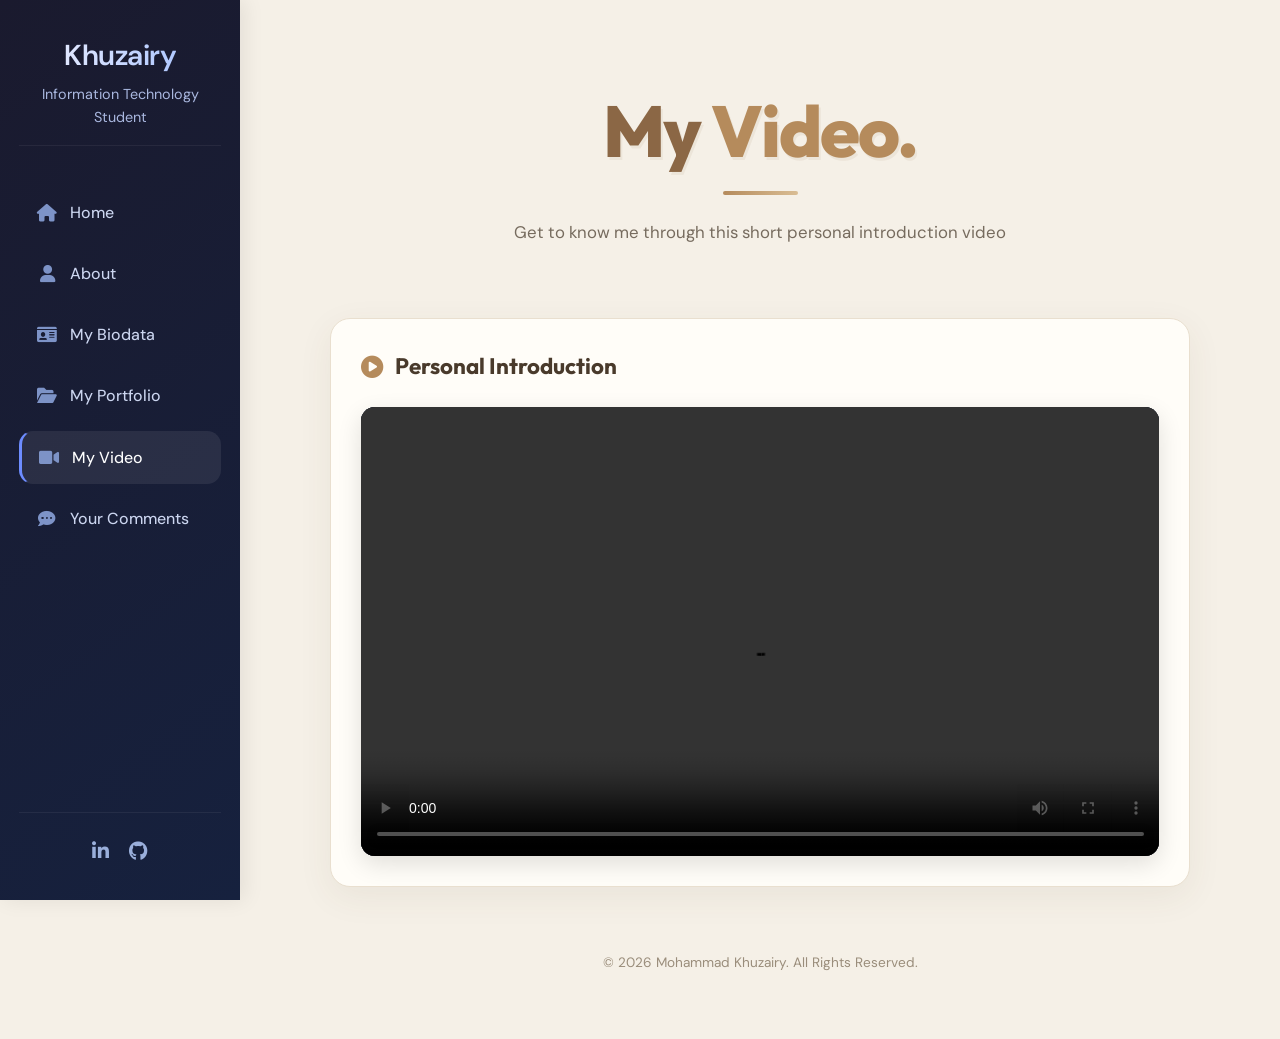
<file: video.html>
<!DOCTYPE html>
<html lang="en">
<head>
    <meta charset="UTF-8">
    <meta name="viewport" content="width=device-width, initial-scale=1.0">
    <title>My Video | Khuzairy</title>

    <!-- Google Fonts -->
    <link rel="preconnect" href="https://fonts.googleapis.com">
    <link rel="preconnect" href="https://fonts.gstatic.com" crossorigin>
    <link href="https://fonts.googleapis.com/css2?family=DM+Sans:wght@400;500;600;700;800&family=Outfit:wght@400;500;600;700;800&display=swap" rel="stylesheet">

    <link rel="stylesheet" href="https://cdnjs.cloudflare.com/ajax/libs/font-awesome/6.0.0-beta3/css/all.min.css">

    <style>
        * {
            margin: 0;
            padding: 0;
            box-sizing: border-box;
        }

        html {
            scroll-behavior: smooth;
        }

        body {
            font-family: 'DM Sans', sans-serif;
            background: #f5f0e7;
            color: #40372e;
            line-height: 1.6;
        }

        /* SIDEBAR */

        .sidebar {
            width: 240px;
            height: 100vh;
            background: linear-gradient(145deg, #1a1a2e, #16213e);
            color: #f0f0f5;
            padding: 2rem 1.2rem;
            position: fixed;
            top: 0;
            left: 0;
            display: flex;
            flex-direction: column;
            align-items: center;
            text-align: center;
            box-shadow: 4px 0 20px rgba(0, 0, 0, 0.08);
            z-index: 10;
            overflow-y: auto;
            transition: all 0.2s;
        }

        .sidebar h2 {
            font-size: 1.8rem;
            font-weight: 600;
            letter-spacing: -0.5px;
            margin-bottom: 0.3rem;
            background: linear-gradient(to right, #e0e7ff, #b1c9ff);
            -webkit-background-clip: text;
            background-clip: text;
            color: transparent;
        }

        .sidebar .title-tag {
            color: #aab8e0;
            font-size: 0.9rem;
            font-weight: 400;
            margin-bottom: 2rem;
            border-bottom: 1px solid rgba(255, 255, 255, 0.06);
            padding-bottom: 1rem;
            width: 100%;
        }

        .sidebar-nav {
            width: 100%;
            display: flex;
            flex-direction: column;
            gap: 0.5rem;
            margin-top: 0.5rem;
        }

        .sidebar-nav a {
            display: flex;
            align-items: center;
            gap: 12px;
            color: #ccd6f0;
            text-decoration: none;
            padding: 0.8rem 1rem;
            border-radius: 14px;
            font-weight: 450;
            transition: all 0.2s ease;
            background: transparent;
            border: 1px solid transparent;
        }

        .sidebar-nav a i {
            width: 22px;
            font-size: 1.1rem;
            color: #7d93c7;
            transition: 0.2s;
        }

        .sidebar-nav a:hover {
            background: rgba(255, 255, 255, 0.07);
            color: white;
            border-color: rgba(255, 255, 255, 0.05);
            transform: translateX(4px);
        }

        .sidebar-nav a:hover i {
            color: #b7cdff;
        }

        .sidebar-nav a.active {
            background: rgba(255, 255, 255, 0.08);
            color: white;
            border-left: 3px solid #6d8cff;
        }

        .sidebar .social-links {
            margin-top: auto;
            padding-top: 1.5rem;
            display: flex;
            gap: 1.2rem;
            font-size: 1.2rem;
            color: #859bc9;
            border-top: 1px solid rgba(255, 255, 255, 0.06);
            width: 100%;
            justify-content: center;
        }

        .sidebar .social-links a {
            color: #9aafdb;
            transition: 0.2s;
        }

        .sidebar .social-links a:hover {
            color: white;
            transform: scale(1.1);
        }

        /* MOBILE MENU */

        .menu-toggle {
            display: none;
            position: fixed;
            top: 18px;
            right: 18px;
            z-index: 20;
            background: #1a1a2e;
            color: white;
            border: none;
            width: 44px;
            height: 44px;
            border-radius: 12px;
            font-size: 1.2rem;
            cursor: pointer;
        }

        /* MAIN CONTENT */

        .main-content {
            margin-left: 240px;
            min-height: 100vh;
            padding: 55px 7%;
            background: #f5f0e7;
        }

        .page-container {
            width: 100%;
            max-width: 1100px;
            margin: auto;
        }

        /* PAGE HEADER */

        .page-header {
            text-align: center;
            margin-bottom: 45px;
            padding: 35px 20px 25px;
            animation: fadeInUp 0.8s ease;
        }

        .page-header h1 {
            font-family: 'Outfit', sans-serif;
            font-size: clamp(3rem, 6vw, 4.5rem);
            font-weight: 800;
            color: #8b6745;
            letter-spacing: -2px;
            line-height: 1.15;
            margin-bottom: 18px;
            text-shadow: 2px 3px 0 rgba(139, 103, 69, 0.08);
        }

        .page-header h1 span {
            color: #b58b5c;
        }

        .page-header .heading-decoration {
            width: 75px;
            height: 4px;
            background: linear-gradient(to right, #b58b5c, #d9bd94);
            border-radius: 10px;
            margin: 0 auto 22px;
        }

        .page-header p {
            color: #766b5e;
            font-size: 1.05rem;
            max-width: 650px;
            margin: auto;
            line-height: 1.85;
        }

        /* VIDEO SECTION */

        .video-section {
            background: #fffdf8;
            padding: 30px;
            border-radius: 20px;
            border: 1px solid #e9dfcf;
            box-shadow: 0 10px 35px rgba(91, 69, 43, 0.07);
            margin-bottom: 25px;
            animation: fadeIn 0.8s ease;
        }

        .video-title {
            display: flex;
            align-items: center;
            gap: 12px;
            color: #493a2b;
            font-family: 'Outfit', sans-serif;
            font-size: 1.4rem;
            font-weight: 700;
            margin-bottom: 22px;
        }

        .video-title i {
            color: #b58b5c;
        }

        .video-wrapper {
            width: 100%;
            background: #111827;
            border-radius: 14px;
            overflow: hidden;
            aspect-ratio: 16 / 9;
            box-shadow: 0 8px 25px rgba(0, 0, 0, 0.12);
        }

        .video-wrapper video {
            width: 100%;
            height: 100%;
            display: block;
            object-fit: contain;
            background: #111827;
        }

        .video-description {
            color: #766b5e;
            font-size: 0.95rem;
            margin-top: 18px;
        }

        /* FOOTER */

        .footer {
            text-align: center;
            color: #9a8d7b;
            font-size: 0.85rem;
            padding: 40px 0 10px;
        }

        /* ANIMATIONS */

        @keyframes fadeInUp {
            from {
                opacity: 0;
                transform: translateY(25px);
            }
            to {
                opacity: 1;
                transform: translateY(0);
            }
        }

        @keyframes fadeIn {
            from {
                opacity: 0;
                transform: translateY(15px);
            }
            to {
                opacity: 1;
                transform: translateY(0);
            }
        }

        /* RESPONSIVE */

        @media (max-width: 1000px) {
            .main-content {
                padding: 45px 5%;
            }
        }

        @media (max-width: 768px) {
            .menu-toggle {
                display: block;
            }

            .sidebar {
                transform: translateX(-100%);
                transition: transform 0.3s ease;
            }

            .sidebar.open {
                transform: translateX(0);
            }

            .main-content {
                margin-left: 0;
                padding: 90px 25px 40px;
            }

            .video-section {
                padding: 22px;
            }

            .page-header {
                padding-top: 15px;
            }
        }

        @media (max-width: 420px) {
            .main-content {
                padding: 85px 18px 30px;
            }

            .video-section {
                padding: 18px;
            }

            .page-header h1 {
                font-size: 2.8rem;
            }
        }
    </style>
</head>

<body>

    <!-- MOBILE MENU BUTTON -->
    <button class="menu-toggle" id="menuToggle" aria-label="Toggle navigation">
        <i class="fas fa-bars"></i>
    </button>

    <!-- SIDEBAR -->
    <aside class="sidebar" id="sidebar">

        <h2>Khuzairy</h2>
        <div class="title-tag">Information Technology Student</div>

        <nav class="sidebar-nav">
            <a href="index.html">
                <i class="fas fa-home"></i>
                <span>Home</span>
            </a>

            <a href="about.html">
                <i class="fas fa-user"></i>
                <span>About</span>
            </a>

            <a href="biodata.html">
                <i class="fas fa-id-card"></i>
                <span>My Biodata</span>
            </a>

            <a href="portfolio.html">
                <i class="fas fa-folder-open"></i>
                <span>My Portfolio</span>
            </a>

            <a href="video.html" class="active">
                <i class="fas fa-video"></i>
                <span>My Video</span>
            </a>

            <a href="comments.html">
                <i class="fas fa-comment-dots"></i>
                <span>Your Comments</span>
            </a>
        </nav>

        <div class="social-links">
            <a href="https://www.linkedin.com/in/mohdkhuzairy"
               target="_blank" rel="noopener noreferrer" aria-label="LinkedIn">
                <i class="fab fa-linkedin-in"></i>
            </a>

            <a href="https://github.com/MohdKhuzairyy"
               target="_blank" rel="noopener noreferrer" aria-label="GitHub">
                <i class="fab fa-github"></i>
            </a>
        </div>

    </aside>

    <!-- MAIN CONTENT -->
    <main class="main-content">

        <div class="page-container">

            <header class="page-header">

                <h1>My <span>Video.</span></h1>

                <div class="heading-decoration"></div>

                <p>
                    Get to know me through this short personal introduction
                    video
                </p>

            </header>

            <!-- INTRODUCTION VIDEO -->
            <section class="video-section">

                <h2 class="video-title">
                    <i class="fas fa-play-circle"></i>
                    Personal Introduction
                </h2>

                <div class="video-wrapper">
                    <video controls preload="metadata">
                        <source src="assets/videos/intro.mp4" type="video/mp4">
                        Your browser does not support the video element.
                    </video>
                </div>


            </section>

            <!-- FOOTER -->
            <footer class="footer">
                <p>
                    &copy; <span id="year"></span>
                    Mohammad Khuzairy. All Rights Reserved.
                </p>
            </footer>

        </div>

    </main>

    <script>
        const menuToggle = document.getElementById("menuToggle");
        const sidebar = document.getElementById("sidebar");

        menuToggle.addEventListener("click", function () {
            sidebar.classList.toggle("open");

            const icon = menuToggle.querySelector("i");

            if (sidebar.classList.contains("open")) {
                icon.classList.remove("fa-bars");
                icon.classList.add("fa-times");
            } else {
                icon.classList.remove("fa-times");
                icon.classList.add("fa-bars");
            }
        });

        document.querySelectorAll(".sidebar-nav a").forEach(link => {
            link.addEventListener("click", function () {
                sidebar.classList.remove("open");

                const icon = menuToggle.querySelector("i");
                icon.classList.remove("fa-times");
                icon.classList.add("fa-bars");
            });
        });

        document.getElementById("year").textContent = new Date().getFullYear();
    </script>

</body>
</html>
</file>
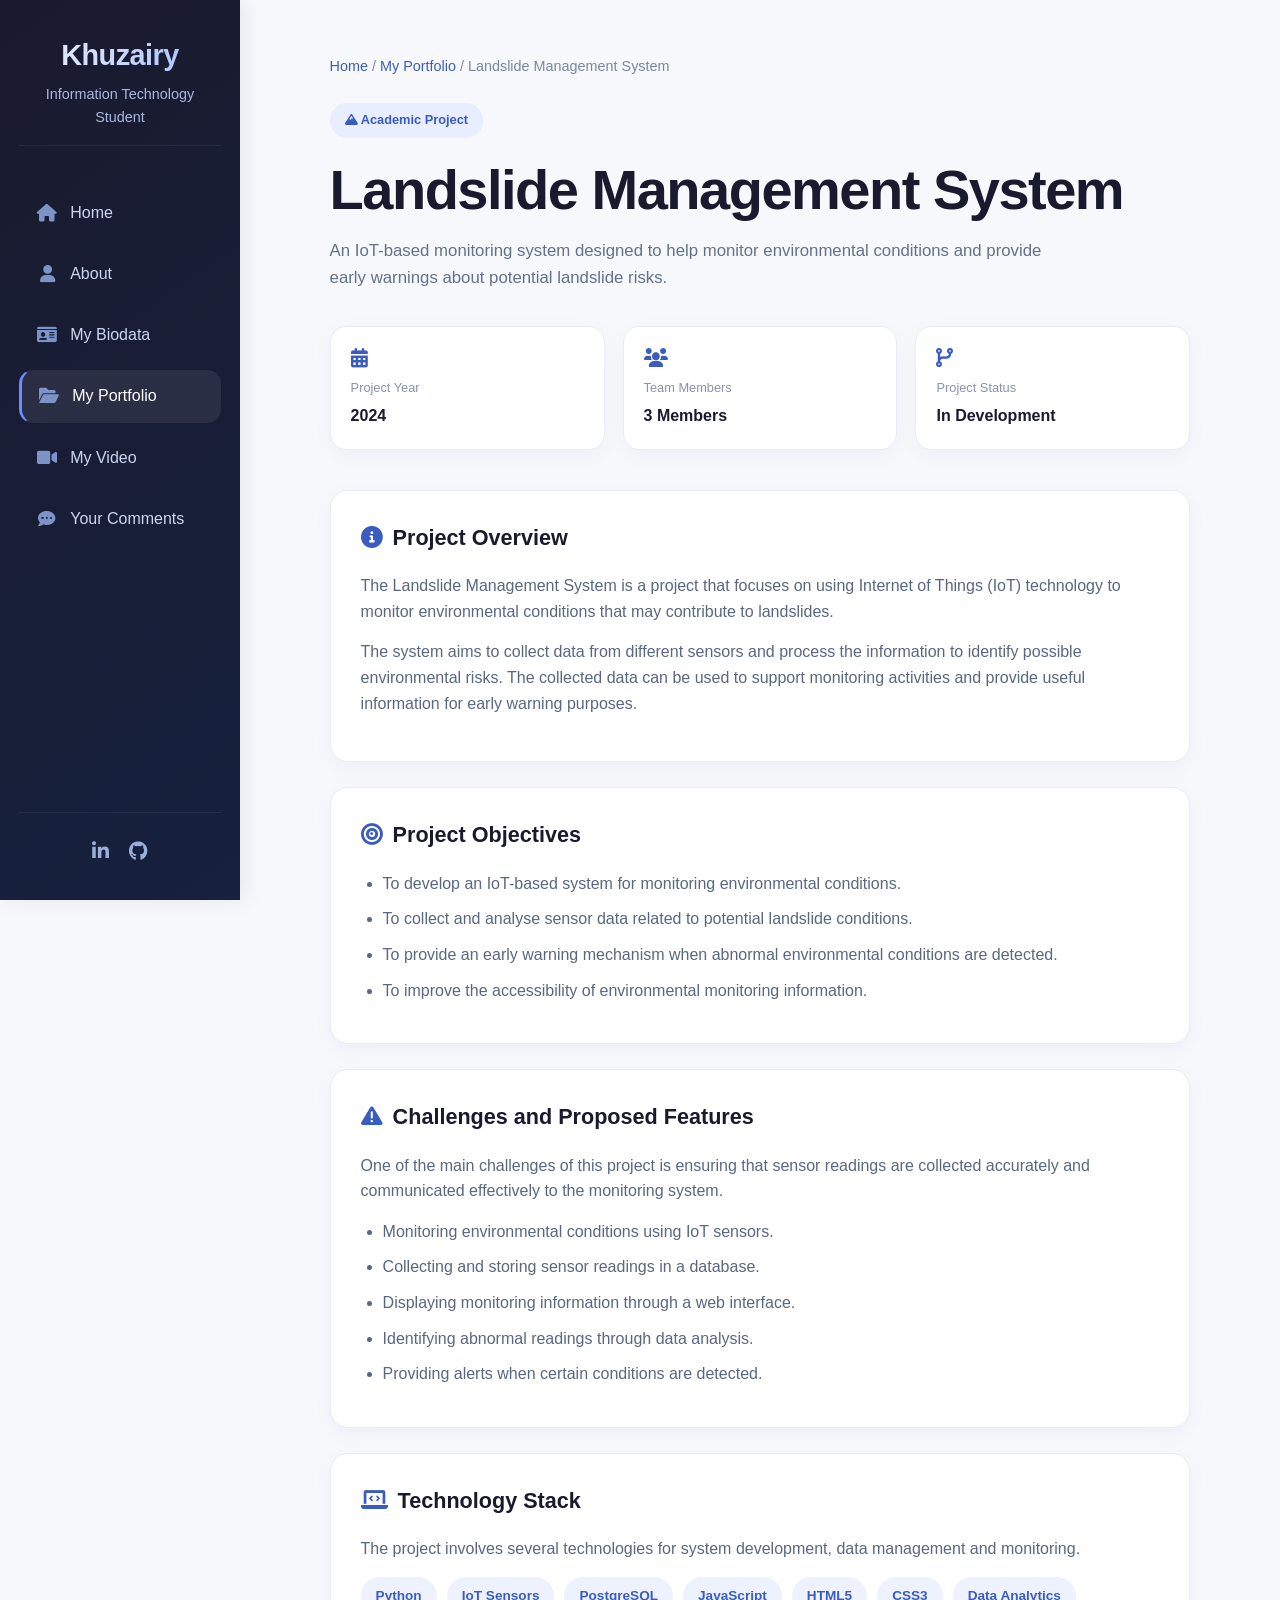
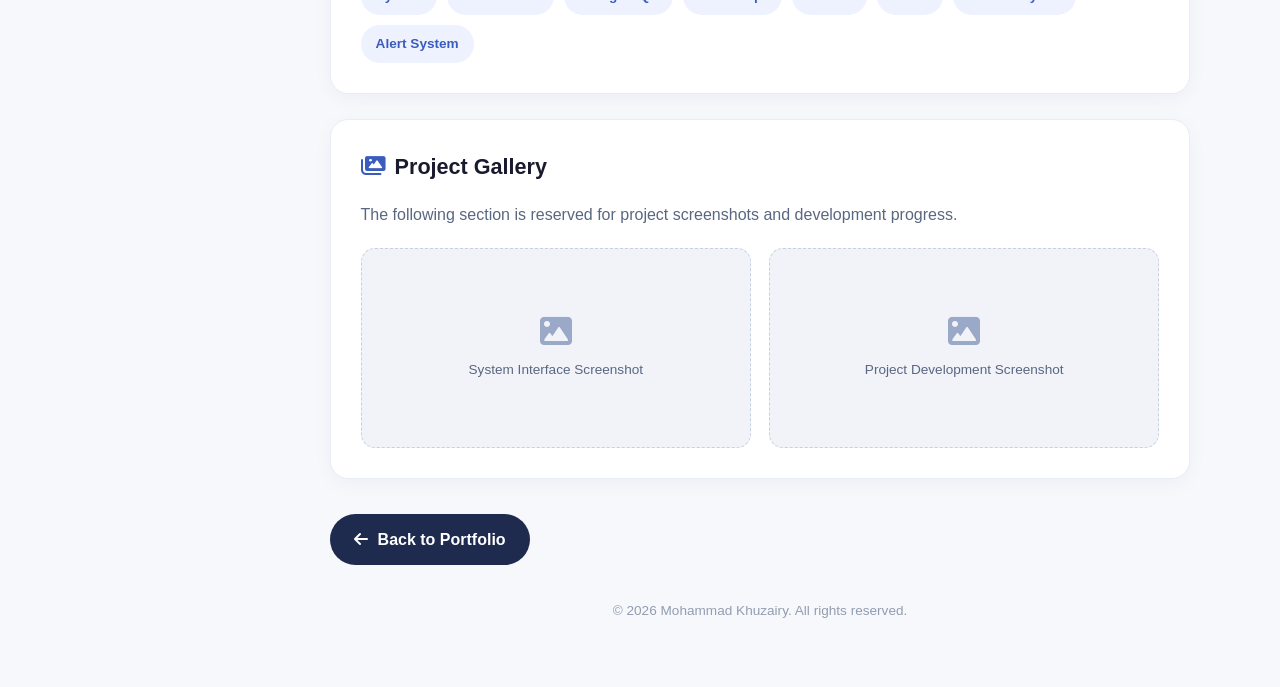
<file: projects/landslide.html>
<!DOCTYPE html>
<html lang="en">
<head>
    <meta charset="UTF-8">
    <meta name="viewport" content="width=device-width, initial-scale=1.0">
    <title>Landslide Management System | Khuzairy</title>

    <link rel="stylesheet" href="https://cdnjs.cloudflare.com/ajax/libs/font-awesome/6.0.0-beta3/css/all.min.css">

    <style>
        * {
            margin: 0;
            padding: 0;
            box-sizing: border-box;
        }

        html {
            scroll-behavior: smooth;
        }

        body {
            font-family: 'Inter', -apple-system, BlinkMacSystemFont, 'Segoe UI', sans-serif;
            background: #f6f8fc;
            color: #1e1e2f;
            line-height: 1.6;
        }

        /* SIDEBAR - ORIGINAL BLUE DESIGN */

        .sidebar {
            width: 240px;
            height: 100vh;
            background: linear-gradient(145deg, #1a1a2e, #16213e);
            color: #f0f0f5;
            padding: 2rem 1.2rem;
            position: fixed;
            top: 0;
            left: 0;
            display: flex;
            flex-direction: column;
            align-items: center;
            text-align: center;
            box-shadow: 4px 0 20px rgba(0, 0, 0, 0.08);
            z-index: 10;
            overflow-y: auto;
            transition: all 0.2s;
        }

        .sidebar h2 {
            font-size: 1.8rem;
            font-weight: 600;
            letter-spacing: -0.5px;
            margin-bottom: 0.3rem;
            background: linear-gradient(to right, #e0e7ff, #b1c9ff);
            -webkit-background-clip: text;
            background-clip: text;
            color: transparent;
        }

        .sidebar .title-tag {
            color: #aab8e0;
            font-size: 0.9rem;
            font-weight: 400;
            margin-bottom: 2rem;
            border-bottom: 1px solid rgba(255, 255, 255, 0.06);
            padding-bottom: 1rem;
            width: 100%;
        }

        .sidebar-nav {
            width: 100%;
            display: flex;
            flex-direction: column;
            gap: 0.5rem;
            margin-top: 0.5rem;
        }

        .sidebar-nav a {
            display: flex;
            align-items: center;
            gap: 12px;
            color: #ccd6f0;
            text-decoration: none;
            padding: 0.8rem 1rem;
            border-radius: 14px;
            font-weight: 450;
            transition: all 0.2s ease;
            background: transparent;
            border: 1px solid transparent;
        }

        .sidebar-nav a i {
            width: 22px;
            font-size: 1.1rem;
            color: #7d93c7;
            transition: 0.2s;
        }

        .sidebar-nav a:hover {
            background: rgba(255, 255, 255, 0.07);
            color: white;
            border-color: rgba(255, 255, 255, 0.05);
            transform: translateX(4px);
        }

        .sidebar-nav a:hover i {
            color: #b7cdff;
        }

        .sidebar-nav a.active {
            background: rgba(255, 255, 255, 0.08);
            color: white;
            border-left: 3px solid #6d8cff;
        }

        .sidebar .social-links {
            margin-top: auto;
            padding-top: 1.5rem;
            display: flex;
            gap: 1.2rem;
            font-size: 1.2rem;
            color: #859bc9;
            border-top: 1px solid rgba(255, 255, 255, 0.06);
            width: 100%;
            justify-content: center;
        }

        .sidebar .social-links a {
            color: #9aafdb;
            transition: 0.2s;
        }

        .sidebar .social-links a:hover {
            color: white;
            transform: scale(1.1);
        }

        /* MOBILE MENU */

        .menu-toggle {
            display: none;
            position: fixed;
            top: 18px;
            right: 18px;
            z-index: 20;
            background: #1a1a2e;
            color: white;
            border: none;
            width: 44px;
            height: 44px;
            border-radius: 12px;
            font-size: 1.2rem;
            cursor: pointer;
        }

        /* MAIN CONTENT */

        .main-content {
            margin-left: 240px;
            min-height: 100vh;
            padding: 55px 7%;
        }

        .page-container {
            max-width: 1050px;
            margin: auto;
        }

        .breadcrumb {
            color: #7b879e;
            font-size: 0.9rem;
            margin-bottom: 25px;
        }

        .breadcrumb a {
            color: #3b5cbf;
            text-decoration: none;
        }

        .project-header {
            margin-bottom: 35px;
            animation: fadeInUp 0.7s ease;
        }

        .project-label {
            display: inline-block;
            background: #e8edff;
            color: #3b5cbf;
            padding: 7px 15px;
            border-radius: 30px;
            font-size: 0.8rem;
            font-weight: 600;
            margin-bottom: 18px;
        }

        .project-header h1 {
            font-size: clamp(2.2rem, 5vw, 3.5rem);
            color: #1a1a2e;
            line-height: 1.2;
            letter-spacing: -1.5px;
            margin-bottom: 15px;
        }

        .project-header p {
            max-width: 750px;
            color: #64718a;
            font-size: 1.05rem;
        }

        .project-info {
            display: grid;
            grid-template-columns: repeat(3, 1fr);
            gap: 18px;
            margin-bottom: 40px;
        }

        .info-card {
            background: white;
            padding: 20px;
            border-radius: 16px;
            border: 1px solid #e8ecf4;
            box-shadow: 0 5px 20px rgba(20, 35, 70, 0.04);
        }

        .info-card i {
            color: #3b5cbf;
            font-size: 1.2rem;
            margin-bottom: 10px;
        }

        .info-card h4 {
            color: #8994a8;
            font-size: 0.8rem;
            font-weight: 500;
            margin-bottom: 5px;
        }

        .info-card p {
            color: #1a1a2e;
            font-weight: 600;
        }

        .content-section {
            background: white;
            padding: 30px;
            border-radius: 18px;
            border: 1px solid #e8ecf4;
            margin-bottom: 25px;
            box-shadow: 0 5px 20px rgba(20, 35, 70, 0.04);
        }

        .content-section h2 {
            color: #1a1a2e;
            font-size: 1.35rem;
            margin-bottom: 18px;
        }

        .content-section h2 i {
            color: #3b5cbf;
            margin-right: 10px;
        }

        .content-section p {
            color: #596780;
            margin-bottom: 15px;
        }

        .content-section ul {
            padding-left: 22px;
            color: #596780;
        }

        .content-section li {
            margin-bottom: 10px;
        }

        .tech-stack {
            display: flex;
            flex-wrap: wrap;
            gap: 10px;
            margin-top: 15px;
        }

        .tech-tag {
            background: #eef2ff;
            color: #3b5cbf;
            padding: 8px 15px;
            border-radius: 30px;
            font-size: 0.85rem;
            font-weight: 600;
        }

        .project-gallery {
            display: grid;
            grid-template-columns: repeat(2, 1fr);
            gap: 18px;
            margin-top: 20px;
        }

        .gallery-item {
            background: #f1f3f9;
            border: 1px dashed #c7d0e2;
            border-radius: 14px;
            min-height: 200px;
            display: flex;
            flex-direction: column;
            align-items: center;
            justify-content: center;
            text-align: center;
            padding: 20px;
            color: #8a96ad;
        }

        .gallery-item i {
            font-size: 2rem;
            margin-bottom: 12px;
            color: #9aa9c7;
        }

        .gallery-item p {
            font-size: 0.85rem;
            margin: 0;
        }

        .back-button {
            display: inline-flex;
            align-items: center;
            gap: 10px;
            padding: 13px 24px;
            background: #1f2b4e;
            color: white;
            text-decoration: none;
            border-radius: 50px;
            font-weight: 600;
            margin-top: 10px;
            transition: 0.25s;
        }

        .back-button:hover {
            background: #2b3f77;
            transform: translateY(-3px);
        }

        .footer {
            text-align: center;
            color: #929db1;
            font-size: 0.85rem;
            padding: 35px 0 10px;
        }

        @keyframes fadeInUp {
            from {
                opacity: 0;
                transform: translateY(20px);
            }
            to {
                opacity: 1;
                transform: translateY(0);
            }
        }

        /* RESPONSIVE */

        @media (max-width: 768px) {
            .menu-toggle {
                display: block;
            }

            .sidebar {
                transform: translateX(-100%);
                transition: transform 0.3s ease;
            }

            .sidebar.open {
                transform: translateX(0);
            }

            .main-content {
                margin-left: 0;
                padding: 90px 25px 40px;
            }

            .project-info {
                grid-template-columns: 1fr;
            }

            .project-gallery {
                grid-template-columns: 1fr;
            }

            .content-section {
                padding: 23px;
            }
        }
    </style>
</head>

<body>

    <button class="menu-toggle" id="menuToggle" aria-label="Toggle navigation">
        <i class="fas fa-bars"></i>
    </button>

    <!-- ORIGINAL BLUE SIDEBAR -->

    <aside class="sidebar" id="sidebar">

        <h2>Khuzairy</h2>
        <div class="title-tag">Information Technology Student</div>

        <nav class="sidebar-nav">
            <a href="../index.html">
                <i class="fas fa-home"></i>
                <span>Home</span>
            </a>

            <a href="../about.html">
                <i class="fas fa-user"></i>
                <span>About</span>
            </a>

            <a href="../biodata.html">
                <i class="fas fa-id-card"></i>
                <span>My Biodata</span>
            </a>

            <a href="../portfolio.html" class="active">
                <i class="fas fa-folder-open"></i>
                <span>My Portfolio</span>
            </a>

            <a href="../video.html">
                <i class="fas fa-video"></i>
                <span>My Video</span>
            </a>

            <a href="../comments.html">
                <i class="fas fa-comment-dots"></i>
                <span>Your Comments</span>
            </a>
        </nav>

        <div class="social-links">
            <a href="https://www.linkedin.com/in/mohdkhuzairy" target="_blank" rel="noopener noreferrer" aria-label="LinkedIn">
                <i class="fab fa-linkedin-in"></i>
            </a>

            <a href="https://github.com/MohdKhuzairyy" target="_blank" rel="noopener noreferrer" aria-label="GitHub">
                <i class="fab fa-github"></i>
            </a>
        </div>

    </aside>

    <!-- PROJECT CONTENT -->

    <main class="main-content">
        <div class="page-container">

            <div class="breadcrumb">
                <a href="../index.html">Home</a> /
                <a href="../portfolio.html">My Portfolio</a> /
                Landslide Management System
            </div>

            <header class="project-header">
                <span class="project-label">
                    <i class="fas fa-mountain"></i> Academic Project
                </span>

                <h1>Landslide Management System</h1>

                <p>
                    An IoT-based monitoring system designed to help monitor
                    environmental conditions and provide early warnings
                    about potential landslide risks.
                </p>
            </header>

            <div class="project-info">

                <div class="info-card">
                    <i class="fas fa-calendar-alt"></i>
                    <h4>Project Year</h4>
                    <p>2024</p>
                </div>

                <div class="info-card">
                    <i class="fas fa-users"></i>
                    <h4>Team Members</h4>
                    <p>3 Members</p>
                </div>

                <div class="info-card">
                    <i class="fas fa-code-branch"></i>
                    <h4>Project Status</h4>
                    <p>In Development</p>
                </div>

            </div>

            <section class="content-section">
                <h2><i class="fas fa-info-circle"></i>Project Overview</h2>

                <p>
                    The Landslide Management System is a project that focuses
                    on using Internet of Things (IoT) technology to monitor
                    environmental conditions that may contribute to landslides.
                </p>

                <p>
                    The system aims to collect data from different sensors
                    and process the information to identify possible
                    environmental risks. The collected data can be used
                    to support monitoring activities and provide useful
                    information for early warning purposes.
                </p>
            </section>

            <section class="content-section">
                <h2><i class="fas fa-bullseye"></i>Project Objectives</h2>

                <ul>
                    <li>
                        To develop an IoT-based system for monitoring
                        environmental conditions.
                    </li>

                    <li>
                        To collect and analyse sensor data related to
                        potential landslide conditions.
                    </li>

                    <li>
                        To provide an early warning mechanism when
                        abnormal environmental conditions are detected.
                    </li>

                    <li>
                        To improve the accessibility of environmental
                        monitoring information.
                    </li>
                </ul>
            </section>

            <section class="content-section">
                <h2><i class="fas fa-exclamation-triangle"></i>Challenges and Proposed Features</h2>

                <p>
                    One of the main challenges of this project is ensuring
                    that sensor readings are collected accurately and
                    communicated effectively to the monitoring system.
                </p>

                <ul>
                    <li>Monitoring environmental conditions using IoT sensors.</li>
                    <li>Collecting and storing sensor readings in a database.</li>
                    <li>Displaying monitoring information through a web interface.</li>
                    <li>Identifying abnormal readings through data analysis.</li>
                    <li>Providing alerts when certain conditions are detected.</li>
                </ul>
            </section>

            <section class="content-section">
                <h2><i class="fas fa-laptop-code"></i>Technology Stack</h2>

                <p>
                    The project involves several technologies for system
                    development, data management and monitoring.
                </p>

                <div class="tech-stack">
                    <span class="tech-tag">Python</span>
                    <span class="tech-tag">IoT Sensors</span>
                    <span class="tech-tag">PostgreSQL</span>
                    <span class="tech-tag">JavaScript</span>
                    <span class="tech-tag">HTML5</span>
                    <span class="tech-tag">CSS3</span>
                    <span class="tech-tag">Data Analytics</span>
                    <span class="tech-tag">Alert System</span>
                </div>
            </section>

            <section class="content-section">
                <h2><i class="fas fa-images"></i>Project Gallery</h2>

                <p>
                    The following section is reserved for project screenshots
                    and development progress.
                </p>

                <div class="project-gallery">

                    <div class="gallery-item">
                        <i class="fas fa-image"></i>
                        <p>System Interface Screenshot</p>
                    </div>

                    <div class="gallery-item">
                        <i class="fas fa-image"></i>
                        <p>Project Development Screenshot</p>
                    </div>

                </div>
            </section>

            <a href="../portfolio.html" class="back-button">
                <i class="fas fa-arrow-left"></i>
                Back to Portfolio
            </a>

            <footer class="footer">
                <p>&copy; <span id="currentYear"></span> Mohammad Khuzairy. All rights reserved.</p>
            </footer>

        </div>
    </main>

    <script>
        const menuToggle = document.getElementById("menuToggle");
        const sidebar = document.getElementById("sidebar");

        menuToggle.addEventListener("click", function () {
            sidebar.classList.toggle("open");

            const icon = menuToggle.querySelector("i");

            if (sidebar.classList.contains("open")) {
                icon.classList.remove("fa-bars");
                icon.classList.add("fa-times");
            } else {
                icon.classList.remove("fa-times");
                icon.classList.add("fa-bars");
            }
        });

        document.querySelectorAll(".sidebar-nav a").forEach(link => {
            link.addEventListener("click", function () {
                sidebar.classList.remove("open");

                const icon = menuToggle.querySelector("i");
                icon.classList.remove("fa-times");
                icon.classList.add("fa-bars");
            });
        });

        document.getElementById("currentYear").textContent = new Date().getFullYear();
    </script>

</body>
</html>
</file>
